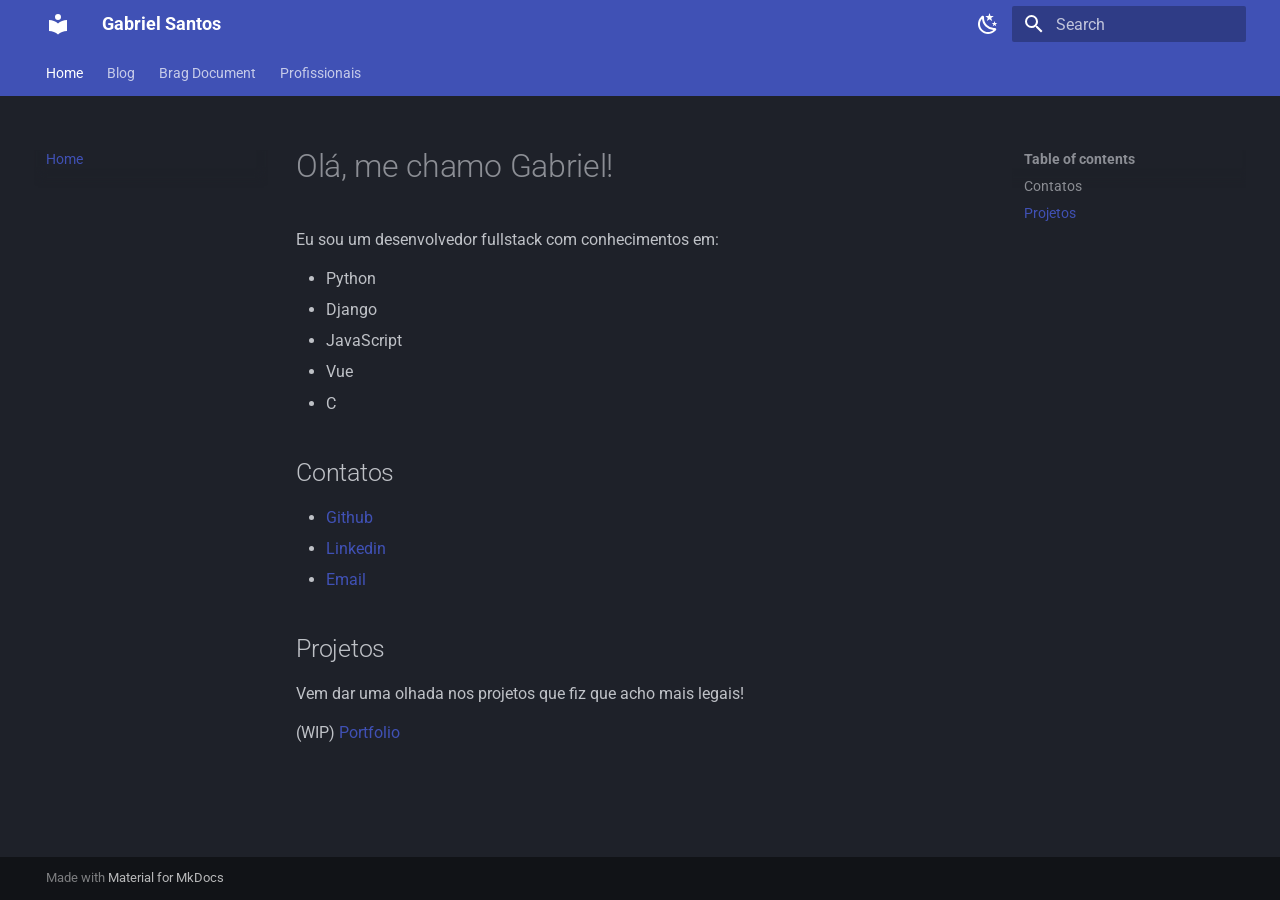
<file: index.html>
<!doctype html>
<html lang="en" class="no-js">
  <head>
    
      <meta charset="utf-8">
      <meta name="viewport" content="width=device-width,initial-scale=1">
      
      
      
        <link rel="canonical" href="https://gabriels999.github.io/mkdocs-resumes/">
      
      
      
        <link rel="next" href="blog/">
      
      
      <link rel="icon" href="img/favicon.ico">
      <meta name="generator" content="mkdocs-1.6.1, mkdocs-material-9.6.16">
    
    
      
        <title>Gabriel Santos</title>
      
    
    
      <link rel="stylesheet" href="assets/stylesheets/main.7e37652d.min.css">
      
        
        <link rel="stylesheet" href="assets/stylesheets/palette.06af60db.min.css">
      
      


    
    
      
    
    
      
        
        
        <link rel="preconnect" href="https://fonts.gstatic.com" crossorigin>
        <link rel="stylesheet" href="https://fonts.googleapis.com/css?family=Roboto:300,300i,400,400i,700,700i%7CRoboto+Mono:400,400i,700,700i&display=fallback">
        <style>:root{--md-text-font:"Roboto";--md-code-font:"Roboto Mono"}</style>
      
    
    
      <link rel="stylesheet" href="stylesheets/extra.css">
    
    <script>__md_scope=new URL(".",location),__md_hash=e=>[...e].reduce(((e,_)=>(e<<5)-e+_.charCodeAt(0)),0),__md_get=(e,_=localStorage,t=__md_scope)=>JSON.parse(_.getItem(t.pathname+"."+e)),__md_set=(e,_,t=localStorage,a=__md_scope)=>{try{t.setItem(a.pathname+"."+e,JSON.stringify(_))}catch(e){}}</script>
    
      

    
    
    
  </head>
  
  
    
    
      
    
    
    
    
    <body dir="ltr" data-md-color-scheme="slate" data-md-color-primary="deep-blue" data-md-color-accent="indigo">
  
    
    <input class="md-toggle" data-md-toggle="drawer" type="checkbox" id="__drawer" autocomplete="off">
    <input class="md-toggle" data-md-toggle="search" type="checkbox" id="__search" autocomplete="off">
    <label class="md-overlay" for="__drawer"></label>
    <div data-md-component="skip">
      
        
        <a href="#ola-me-chamo-gabriel" class="md-skip">
          Skip to content
        </a>
      
    </div>
    <div data-md-component="announce">
      
    </div>
    
    
      

<header class="md-header" data-md-component="header">
  <nav class="md-header__inner md-grid" aria-label="Header">
    <a href="." title="Gabriel Santos" class="md-header__button md-logo" aria-label="Gabriel Santos" data-md-component="logo">
      
  
  <svg xmlns="http://www.w3.org/2000/svg" viewBox="0 0 24 24"><path d="M12 8a3 3 0 0 0 3-3 3 3 0 0 0-3-3 3 3 0 0 0-3 3 3 3 0 0 0 3 3m0 3.54C9.64 9.35 6.5 8 3 8v11c3.5 0 6.64 1.35 9 3.54 2.36-2.19 5.5-3.54 9-3.54V8c-3.5 0-6.64 1.35-9 3.54"/></svg>

    </a>
    <label class="md-header__button md-icon" for="__drawer">
      
      <svg xmlns="http://www.w3.org/2000/svg" viewBox="0 0 24 24"><path d="M3 6h18v2H3zm0 5h18v2H3zm0 5h18v2H3z"/></svg>
    </label>
    <div class="md-header__title" data-md-component="header-title">
      <div class="md-header__ellipsis">
        <div class="md-header__topic">
          <span class="md-ellipsis">
            Gabriel Santos
          </span>
        </div>
        <div class="md-header__topic" data-md-component="header-topic">
          <span class="md-ellipsis">
            
              Home
            
          </span>
        </div>
      </div>
    </div>
    
      
        <form class="md-header__option" data-md-component="palette">
  
    
    
    
    <input class="md-option" data-md-color-media="" data-md-color-scheme="slate" data-md-color-primary="deep-blue" data-md-color-accent="indigo"  aria-label="dark"  type="radio" name="__palette" id="__palette_0">
    
      <label class="md-header__button md-icon" title="dark" for="__palette_1" hidden>
        <svg xmlns="http://www.w3.org/2000/svg" viewBox="0 0 24 24"><path d="m17.75 4.09-2.53 1.94.91 3.06-2.63-1.81-2.63 1.81.91-3.06-2.53-1.94L12.44 4l1.06-3 1.06 3zm3.5 6.91-1.64 1.25.59 1.98-1.7-1.17-1.7 1.17.59-1.98L15.75 11l2.06-.05L18.5 9l.69 1.95zm-2.28 4.95c.83-.08 1.72 1.1 1.19 1.85-.32.45-.66.87-1.08 1.27C15.17 23 8.84 23 4.94 19.07c-3.91-3.9-3.91-10.24 0-14.14.4-.4.82-.76 1.27-1.08.75-.53 1.93.36 1.85 1.19-.27 2.86.69 5.83 2.89 8.02a9.96 9.96 0 0 0 8.02 2.89m-1.64 2.02a12.08 12.08 0 0 1-7.8-3.47c-2.17-2.19-3.33-5-3.49-7.82-2.81 3.14-2.7 7.96.31 10.98 3.02 3.01 7.84 3.12 10.98.31"/></svg>
      </label>
    
  
    
    
    
    <input class="md-option" data-md-color-media="" data-md-color-scheme="default" data-md-color-primary="yellow" data-md-color-accent="indigo"  aria-label="day"  type="radio" name="__palette" id="__palette_1">
    
      <label class="md-header__button md-icon" title="day" for="__palette_0" hidden>
        <svg xmlns="http://www.w3.org/2000/svg" viewBox="0 0 24 24"><path d="M12 7a5 5 0 0 1 5 5 5 5 0 0 1-5 5 5 5 0 0 1-5-5 5 5 0 0 1 5-5m0 2a3 3 0 0 0-3 3 3 3 0 0 0 3 3 3 3 0 0 0 3-3 3 3 0 0 0-3-3m0-7 2.39 3.42C13.65 5.15 12.84 5 12 5s-1.65.15-2.39.42zM3.34 7l4.16-.35A7.2 7.2 0 0 0 5.94 8.5c-.44.74-.69 1.5-.83 2.29zm.02 10 1.76-3.77a7.131 7.131 0 0 0 2.38 4.14zM20.65 7l-1.77 3.79a7.02 7.02 0 0 0-2.38-4.15zm-.01 10-4.14.36c.59-.51 1.12-1.14 1.54-1.86.42-.73.69-1.5.83-2.29zM12 22l-2.41-3.44c.74.27 1.55.44 2.41.44.82 0 1.63-.17 2.37-.44z"/></svg>
      </label>
    
  
</form>
      
    
    
      <script>var palette=__md_get("__palette");if(palette&&palette.color){if("(prefers-color-scheme)"===palette.color.media){var media=matchMedia("(prefers-color-scheme: light)"),input=document.querySelector(media.matches?"[data-md-color-media='(prefers-color-scheme: light)']":"[data-md-color-media='(prefers-color-scheme: dark)']");palette.color.media=input.getAttribute("data-md-color-media"),palette.color.scheme=input.getAttribute("data-md-color-scheme"),palette.color.primary=input.getAttribute("data-md-color-primary"),palette.color.accent=input.getAttribute("data-md-color-accent")}for(var[key,value]of Object.entries(palette.color))document.body.setAttribute("data-md-color-"+key,value)}</script>
    
    
    
      
      
        <label class="md-header__button md-icon" for="__search">
          
          <svg xmlns="http://www.w3.org/2000/svg" viewBox="0 0 24 24"><path d="M9.5 3A6.5 6.5 0 0 1 16 9.5c0 1.61-.59 3.09-1.56 4.23l.27.27h.79l5 5-1.5 1.5-5-5v-.79l-.27-.27A6.52 6.52 0 0 1 9.5 16 6.5 6.5 0 0 1 3 9.5 6.5 6.5 0 0 1 9.5 3m0 2C7 5 5 7 5 9.5S7 14 9.5 14 14 12 14 9.5 12 5 9.5 5"/></svg>
        </label>
        <div class="md-search" data-md-component="search" role="dialog">
  <label class="md-search__overlay" for="__search"></label>
  <div class="md-search__inner" role="search">
    <form class="md-search__form" name="search">
      <input type="text" class="md-search__input" name="query" aria-label="Search" placeholder="Search" autocapitalize="off" autocorrect="off" autocomplete="off" spellcheck="false" data-md-component="search-query" required>
      <label class="md-search__icon md-icon" for="__search">
        
        <svg xmlns="http://www.w3.org/2000/svg" viewBox="0 0 24 24"><path d="M9.5 3A6.5 6.5 0 0 1 16 9.5c0 1.61-.59 3.09-1.56 4.23l.27.27h.79l5 5-1.5 1.5-5-5v-.79l-.27-.27A6.52 6.52 0 0 1 9.5 16 6.5 6.5 0 0 1 3 9.5 6.5 6.5 0 0 1 9.5 3m0 2C7 5 5 7 5 9.5S7 14 9.5 14 14 12 14 9.5 12 5 9.5 5"/></svg>
        
        <svg xmlns="http://www.w3.org/2000/svg" viewBox="0 0 24 24"><path d="M20 11v2H8l5.5 5.5-1.42 1.42L4.16 12l7.92-7.92L13.5 5.5 8 11z"/></svg>
      </label>
      <nav class="md-search__options" aria-label="Search">
        
        <button type="reset" class="md-search__icon md-icon" title="Clear" aria-label="Clear" tabindex="-1">
          
          <svg xmlns="http://www.w3.org/2000/svg" viewBox="0 0 24 24"><path d="M19 6.41 17.59 5 12 10.59 6.41 5 5 6.41 10.59 12 5 17.59 6.41 19 12 13.41 17.59 19 19 17.59 13.41 12z"/></svg>
        </button>
      </nav>
      
    </form>
    <div class="md-search__output">
      <div class="md-search__scrollwrap" tabindex="0" data-md-scrollfix>
        <div class="md-search-result" data-md-component="search-result">
          <div class="md-search-result__meta">
            Initializing search
          </div>
          <ol class="md-search-result__list" role="presentation"></ol>
        </div>
      </div>
    </div>
  </div>
</div>
      
    
    
  </nav>
  
</header>
    
    <div class="md-container" data-md-component="container">
      
      
        
          
            
<nav class="md-tabs" aria-label="Tabs" data-md-component="tabs">
  <div class="md-grid">
    <ul class="md-tabs__list">
      
        
  
  
  
    
  
  
    <li class="md-tabs__item md-tabs__item--active">
      <a href="." class="md-tabs__link">
        
  
  
    
  
  Home

      </a>
    </li>
  

      
        
  
  
  
  
    <li class="md-tabs__item">
      <a href="blog/" class="md-tabs__link">
        
  
  
    
  
  Blog

      </a>
    </li>
  

      
        
  
  
  
  
    <li class="md-tabs__item">
      <a href="brag/" class="md-tabs__link">
        
  
  
    
  
  Brag Document

      </a>
    </li>
  

      
        
  
  
  
  
    <li class="md-tabs__item">
      <a href="skills/" class="md-tabs__link">
        
  
  
    
  
  Profissionais

      </a>
    </li>
  

      
    </ul>
  </div>
</nav>
          
        
      
      <main class="md-main" data-md-component="main">
        <div class="md-main__inner md-grid">
          
            
              
              <div class="md-sidebar md-sidebar--primary" data-md-component="sidebar" data-md-type="navigation" >
                <div class="md-sidebar__scrollwrap">
                  <div class="md-sidebar__inner">
                    


  


<nav class="md-nav md-nav--primary md-nav--lifted" aria-label="Navigation" data-md-level="0">
  <label class="md-nav__title" for="__drawer">
    <a href="." title="Gabriel Santos" class="md-nav__button md-logo" aria-label="Gabriel Santos" data-md-component="logo">
      
  
  <svg xmlns="http://www.w3.org/2000/svg" viewBox="0 0 24 24"><path d="M12 8a3 3 0 0 0 3-3 3 3 0 0 0-3-3 3 3 0 0 0-3 3 3 3 0 0 0 3 3m0 3.54C9.64 9.35 6.5 8 3 8v11c3.5 0 6.64 1.35 9 3.54 2.36-2.19 5.5-3.54 9-3.54V8c-3.5 0-6.64 1.35-9 3.54"/></svg>

    </a>
    Gabriel Santos
  </label>
  
  <ul class="md-nav__list" data-md-scrollfix>
    
      
      
  
  
    
  
  
  
    <li class="md-nav__item md-nav__item--active">
      
      <input class="md-nav__toggle md-toggle" type="checkbox" id="__toc">
      
      
        
      
      
        <label class="md-nav__link md-nav__link--active" for="__toc">
          
  
  
  <span class="md-ellipsis">
    Home
    
  </span>
  

          <span class="md-nav__icon md-icon"></span>
        </label>
      
      <a href="." class="md-nav__link md-nav__link--active">
        
  
  
  <span class="md-ellipsis">
    Home
    
  </span>
  

      </a>
      
        

<nav class="md-nav md-nav--secondary" aria-label="Table of contents">
  
  
  
    
  
  
    <label class="md-nav__title" for="__toc">
      <span class="md-nav__icon md-icon"></span>
      Table of contents
    </label>
    <ul class="md-nav__list" data-md-component="toc" data-md-scrollfix>
      
        <li class="md-nav__item">
  <a href="#contatos" class="md-nav__link">
    <span class="md-ellipsis">
      Contatos
    </span>
  </a>
  
</li>
      
        <li class="md-nav__item">
  <a href="#projetos" class="md-nav__link">
    <span class="md-ellipsis">
      Projetos
    </span>
  </a>
  
</li>
      
    </ul>
  
</nav>
      
    </li>
  

    
      
      
  
  
  
    
  
  
    <li class="md-nav__item">
      <a href="blog/" class="md-nav__link">
        
  
  
  <span class="md-ellipsis">
    Blog
    
  </span>
  

      </a>
    </li>
  

    
      
      
  
  
  
  
    <li class="md-nav__item">
      <a href="brag/" class="md-nav__link">
        
  
  
  <span class="md-ellipsis">
    Brag Document
    
  </span>
  

      </a>
    </li>
  

    
      
      
  
  
  
  
    <li class="md-nav__item">
      <a href="skills/" class="md-nav__link">
        
  
  
  <span class="md-ellipsis">
    Profissionais
    
  </span>
  

      </a>
    </li>
  

    
  </ul>
</nav>
                  </div>
                </div>
              </div>
            
            
              
              <div class="md-sidebar md-sidebar--secondary" data-md-component="sidebar" data-md-type="toc" >
                <div class="md-sidebar__scrollwrap">
                  <div class="md-sidebar__inner">
                    

<nav class="md-nav md-nav--secondary" aria-label="Table of contents">
  
  
  
    
  
  
    <label class="md-nav__title" for="__toc">
      <span class="md-nav__icon md-icon"></span>
      Table of contents
    </label>
    <ul class="md-nav__list" data-md-component="toc" data-md-scrollfix>
      
        <li class="md-nav__item">
  <a href="#contatos" class="md-nav__link">
    <span class="md-ellipsis">
      Contatos
    </span>
  </a>
  
</li>
      
        <li class="md-nav__item">
  <a href="#projetos" class="md-nav__link">
    <span class="md-ellipsis">
      Projetos
    </span>
  </a>
  
</li>
      
    </ul>
  
</nav>
                  </div>
                </div>
              </div>
            
          
          
            <div class="md-content" data-md-component="content">
              <article class="md-content__inner md-typeset">
                
                  



<h1 id="ola-me-chamo-gabriel">Olá, me chamo Gabriel!</h1>
<p>Eu sou um desenvolvedor fullstack com conhecimentos em:</p>
<ul>
<li>Python</li>
<li>Django</li>
<li>JavaScript</li>
<li>Vue</li>
<li>C</li>
</ul>
<h2 id="contatos">Contatos</h2>
<ul>
<li><a href="https://github.com/Gabriels999">Github</a></li>
<li><a href="https://www.linkedin.com/in/gabriel-santos-87aa58227/">Linkedin</a></li>
<li><a href="mailto:gab.tec97@gmail.com">Email</a></li>
</ul>
<h2 id="projetos">Projetos</h2>
<p>Vem dar uma olhada nos projetos que fiz que acho mais legais!</p>
<p>(WIP)
<a href="https://gabrieldevsantos.netlify.app/projects/">Portfolio</a></p>












                
              </article>
            </div>
          
          
<script>var target=document.getElementById(location.hash.slice(1));target&&target.name&&(target.checked=target.name.startsWith("__tabbed_"))</script>
        </div>
        
      </main>
      
        <footer class="md-footer">
  
  <div class="md-footer-meta md-typeset">
    <div class="md-footer-meta__inner md-grid">
      <div class="md-copyright">
  
  
    Made with
    <a href="https://squidfunk.github.io/mkdocs-material/" target="_blank" rel="noopener">
      Material for MkDocs
    </a>
  
</div>
      
    </div>
  </div>
</footer>
      
    </div>
    <div class="md-dialog" data-md-component="dialog">
      <div class="md-dialog__inner md-typeset"></div>
    </div>
    
    
    
      
      <script id="__config" type="application/json">{"base": ".", "features": ["navigation.tabs"], "search": "assets/javascripts/workers/search.d50fe291.min.js", "tags": null, "translations": {"clipboard.copied": "Copied to clipboard", "clipboard.copy": "Copy to clipboard", "search.result.more.one": "1 more on this page", "search.result.more.other": "# more on this page", "search.result.none": "No matching documents", "search.result.one": "1 matching document", "search.result.other": "# matching documents", "search.result.placeholder": "Type to start searching", "search.result.term.missing": "Missing", "select.version": "Select version"}, "version": null}</script>
    
    
      <script src="assets/javascripts/bundle.50899def.min.js"></script>
      
    
  </body>
</html>
</file>
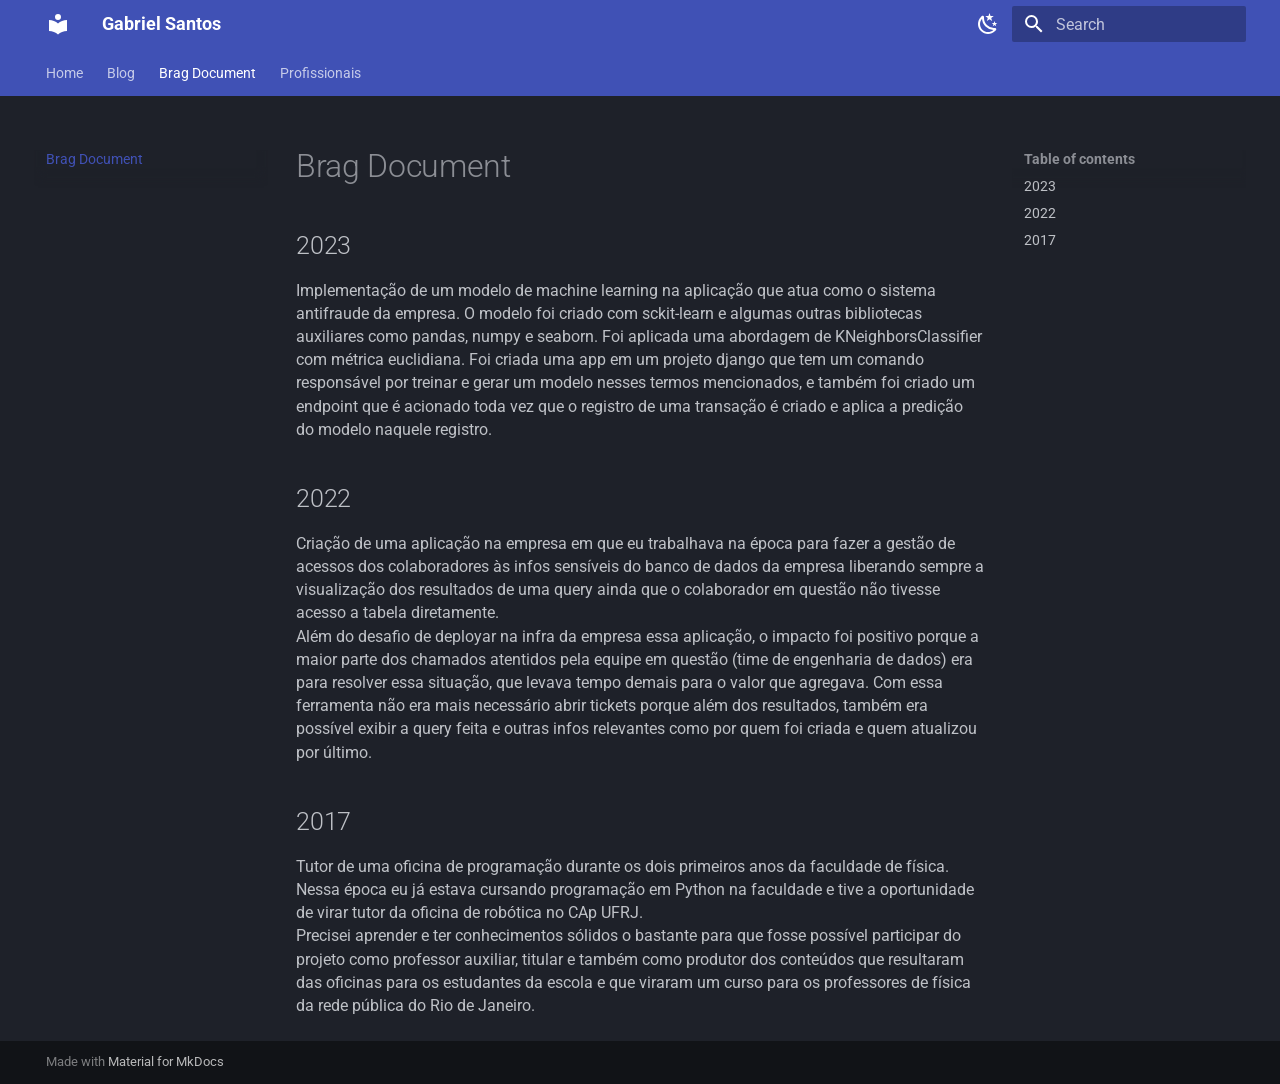
<file: brag/index.html>
<!doctype html>
<html lang="en" class="no-js">
  <head>
    
      <meta charset="utf-8">
      <meta name="viewport" content="width=device-width,initial-scale=1">
      
      
      
        <link rel="canonical" href="https://gabriels999.github.io/mkdocs-resumes/brag/">
      
      
        <link rel="prev" href="../blog/">
      
      
        <link rel="next" href="../skills/">
      
      
      <link rel="icon" href="../img/favicon.ico">
      <meta name="generator" content="mkdocs-1.6.1, mkdocs-material-9.6.16">
    
    
      
        <title>Brag Document - Gabriel Santos</title>
      
    
    
      <link rel="stylesheet" href="../assets/stylesheets/main.7e37652d.min.css">
      
        
        <link rel="stylesheet" href="../assets/stylesheets/palette.06af60db.min.css">
      
      


    
    
      
    
    
      
        
        
        <link rel="preconnect" href="https://fonts.gstatic.com" crossorigin>
        <link rel="stylesheet" href="https://fonts.googleapis.com/css?family=Roboto:300,300i,400,400i,700,700i%7CRoboto+Mono:400,400i,700,700i&display=fallback">
        <style>:root{--md-text-font:"Roboto";--md-code-font:"Roboto Mono"}</style>
      
    
    
      <link rel="stylesheet" href="../stylesheets/extra.css">
    
    <script>__md_scope=new URL("..",location),__md_hash=e=>[...e].reduce(((e,_)=>(e<<5)-e+_.charCodeAt(0)),0),__md_get=(e,_=localStorage,t=__md_scope)=>JSON.parse(_.getItem(t.pathname+"."+e)),__md_set=(e,_,t=localStorage,a=__md_scope)=>{try{t.setItem(a.pathname+"."+e,JSON.stringify(_))}catch(e){}}</script>
    
      

    
    
    
  </head>
  
  
    
    
      
    
    
    
    
    <body dir="ltr" data-md-color-scheme="slate" data-md-color-primary="deep-blue" data-md-color-accent="indigo">
  
    
    <input class="md-toggle" data-md-toggle="drawer" type="checkbox" id="__drawer" autocomplete="off">
    <input class="md-toggle" data-md-toggle="search" type="checkbox" id="__search" autocomplete="off">
    <label class="md-overlay" for="__drawer"></label>
    <div data-md-component="skip">
      
        
        <a href="#2023" class="md-skip">
          Skip to content
        </a>
      
    </div>
    <div data-md-component="announce">
      
    </div>
    
    
      

<header class="md-header" data-md-component="header">
  <nav class="md-header__inner md-grid" aria-label="Header">
    <a href=".." title="Gabriel Santos" class="md-header__button md-logo" aria-label="Gabriel Santos" data-md-component="logo">
      
  
  <svg xmlns="http://www.w3.org/2000/svg" viewBox="0 0 24 24"><path d="M12 8a3 3 0 0 0 3-3 3 3 0 0 0-3-3 3 3 0 0 0-3 3 3 3 0 0 0 3 3m0 3.54C9.64 9.35 6.5 8 3 8v11c3.5 0 6.64 1.35 9 3.54 2.36-2.19 5.5-3.54 9-3.54V8c-3.5 0-6.64 1.35-9 3.54"/></svg>

    </a>
    <label class="md-header__button md-icon" for="__drawer">
      
      <svg xmlns="http://www.w3.org/2000/svg" viewBox="0 0 24 24"><path d="M3 6h18v2H3zm0 5h18v2H3zm0 5h18v2H3z"/></svg>
    </label>
    <div class="md-header__title" data-md-component="header-title">
      <div class="md-header__ellipsis">
        <div class="md-header__topic">
          <span class="md-ellipsis">
            Gabriel Santos
          </span>
        </div>
        <div class="md-header__topic" data-md-component="header-topic">
          <span class="md-ellipsis">
            
              Brag Document
            
          </span>
        </div>
      </div>
    </div>
    
      
        <form class="md-header__option" data-md-component="palette">
  
    
    
    
    <input class="md-option" data-md-color-media="" data-md-color-scheme="slate" data-md-color-primary="deep-blue" data-md-color-accent="indigo"  aria-label="dark"  type="radio" name="__palette" id="__palette_0">
    
      <label class="md-header__button md-icon" title="dark" for="__palette_1" hidden>
        <svg xmlns="http://www.w3.org/2000/svg" viewBox="0 0 24 24"><path d="m17.75 4.09-2.53 1.94.91 3.06-2.63-1.81-2.63 1.81.91-3.06-2.53-1.94L12.44 4l1.06-3 1.06 3zm3.5 6.91-1.64 1.25.59 1.98-1.7-1.17-1.7 1.17.59-1.98L15.75 11l2.06-.05L18.5 9l.69 1.95zm-2.28 4.95c.83-.08 1.72 1.1 1.19 1.85-.32.45-.66.87-1.08 1.27C15.17 23 8.84 23 4.94 19.07c-3.91-3.9-3.91-10.24 0-14.14.4-.4.82-.76 1.27-1.08.75-.53 1.93.36 1.85 1.19-.27 2.86.69 5.83 2.89 8.02a9.96 9.96 0 0 0 8.02 2.89m-1.64 2.02a12.08 12.08 0 0 1-7.8-3.47c-2.17-2.19-3.33-5-3.49-7.82-2.81 3.14-2.7 7.96.31 10.98 3.02 3.01 7.84 3.12 10.98.31"/></svg>
      </label>
    
  
    
    
    
    <input class="md-option" data-md-color-media="" data-md-color-scheme="default" data-md-color-primary="yellow" data-md-color-accent="indigo"  aria-label="day"  type="radio" name="__palette" id="__palette_1">
    
      <label class="md-header__button md-icon" title="day" for="__palette_0" hidden>
        <svg xmlns="http://www.w3.org/2000/svg" viewBox="0 0 24 24"><path d="M12 7a5 5 0 0 1 5 5 5 5 0 0 1-5 5 5 5 0 0 1-5-5 5 5 0 0 1 5-5m0 2a3 3 0 0 0-3 3 3 3 0 0 0 3 3 3 3 0 0 0 3-3 3 3 0 0 0-3-3m0-7 2.39 3.42C13.65 5.15 12.84 5 12 5s-1.65.15-2.39.42zM3.34 7l4.16-.35A7.2 7.2 0 0 0 5.94 8.5c-.44.74-.69 1.5-.83 2.29zm.02 10 1.76-3.77a7.131 7.131 0 0 0 2.38 4.14zM20.65 7l-1.77 3.79a7.02 7.02 0 0 0-2.38-4.15zm-.01 10-4.14.36c.59-.51 1.12-1.14 1.54-1.86.42-.73.69-1.5.83-2.29zM12 22l-2.41-3.44c.74.27 1.55.44 2.41.44.82 0 1.63-.17 2.37-.44z"/></svg>
      </label>
    
  
</form>
      
    
    
      <script>var palette=__md_get("__palette");if(palette&&palette.color){if("(prefers-color-scheme)"===palette.color.media){var media=matchMedia("(prefers-color-scheme: light)"),input=document.querySelector(media.matches?"[data-md-color-media='(prefers-color-scheme: light)']":"[data-md-color-media='(prefers-color-scheme: dark)']");palette.color.media=input.getAttribute("data-md-color-media"),palette.color.scheme=input.getAttribute("data-md-color-scheme"),palette.color.primary=input.getAttribute("data-md-color-primary"),palette.color.accent=input.getAttribute("data-md-color-accent")}for(var[key,value]of Object.entries(palette.color))document.body.setAttribute("data-md-color-"+key,value)}</script>
    
    
    
      
      
        <label class="md-header__button md-icon" for="__search">
          
          <svg xmlns="http://www.w3.org/2000/svg" viewBox="0 0 24 24"><path d="M9.5 3A6.5 6.5 0 0 1 16 9.5c0 1.61-.59 3.09-1.56 4.23l.27.27h.79l5 5-1.5 1.5-5-5v-.79l-.27-.27A6.52 6.52 0 0 1 9.5 16 6.5 6.5 0 0 1 3 9.5 6.5 6.5 0 0 1 9.5 3m0 2C7 5 5 7 5 9.5S7 14 9.5 14 14 12 14 9.5 12 5 9.5 5"/></svg>
        </label>
        <div class="md-search" data-md-component="search" role="dialog">
  <label class="md-search__overlay" for="__search"></label>
  <div class="md-search__inner" role="search">
    <form class="md-search__form" name="search">
      <input type="text" class="md-search__input" name="query" aria-label="Search" placeholder="Search" autocapitalize="off" autocorrect="off" autocomplete="off" spellcheck="false" data-md-component="search-query" required>
      <label class="md-search__icon md-icon" for="__search">
        
        <svg xmlns="http://www.w3.org/2000/svg" viewBox="0 0 24 24"><path d="M9.5 3A6.5 6.5 0 0 1 16 9.5c0 1.61-.59 3.09-1.56 4.23l.27.27h.79l5 5-1.5 1.5-5-5v-.79l-.27-.27A6.52 6.52 0 0 1 9.5 16 6.5 6.5 0 0 1 3 9.5 6.5 6.5 0 0 1 9.5 3m0 2C7 5 5 7 5 9.5S7 14 9.5 14 14 12 14 9.5 12 5 9.5 5"/></svg>
        
        <svg xmlns="http://www.w3.org/2000/svg" viewBox="0 0 24 24"><path d="M20 11v2H8l5.5 5.5-1.42 1.42L4.16 12l7.92-7.92L13.5 5.5 8 11z"/></svg>
      </label>
      <nav class="md-search__options" aria-label="Search">
        
        <button type="reset" class="md-search__icon md-icon" title="Clear" aria-label="Clear" tabindex="-1">
          
          <svg xmlns="http://www.w3.org/2000/svg" viewBox="0 0 24 24"><path d="M19 6.41 17.59 5 12 10.59 6.41 5 5 6.41 10.59 12 5 17.59 6.41 19 12 13.41 17.59 19 19 17.59 13.41 12z"/></svg>
        </button>
      </nav>
      
    </form>
    <div class="md-search__output">
      <div class="md-search__scrollwrap" tabindex="0" data-md-scrollfix>
        <div class="md-search-result" data-md-component="search-result">
          <div class="md-search-result__meta">
            Initializing search
          </div>
          <ol class="md-search-result__list" role="presentation"></ol>
        </div>
      </div>
    </div>
  </div>
</div>
      
    
    
  </nav>
  
</header>
    
    <div class="md-container" data-md-component="container">
      
      
        
          
            
<nav class="md-tabs" aria-label="Tabs" data-md-component="tabs">
  <div class="md-grid">
    <ul class="md-tabs__list">
      
        
  
  
  
  
    <li class="md-tabs__item">
      <a href=".." class="md-tabs__link">
        
  
  
    
  
  Home

      </a>
    </li>
  

      
        
  
  
  
  
    <li class="md-tabs__item">
      <a href="../blog/" class="md-tabs__link">
        
  
  
    
  
  Blog

      </a>
    </li>
  

      
        
  
  
  
    
  
  
    <li class="md-tabs__item md-tabs__item--active">
      <a href="./" class="md-tabs__link">
        
  
  
    
  
  Brag Document

      </a>
    </li>
  

      
        
  
  
  
  
    <li class="md-tabs__item">
      <a href="../skills/" class="md-tabs__link">
        
  
  
    
  
  Profissionais

      </a>
    </li>
  

      
    </ul>
  </div>
</nav>
          
        
      
      <main class="md-main" data-md-component="main">
        <div class="md-main__inner md-grid">
          
            
              
              <div class="md-sidebar md-sidebar--primary" data-md-component="sidebar" data-md-type="navigation" >
                <div class="md-sidebar__scrollwrap">
                  <div class="md-sidebar__inner">
                    


  


<nav class="md-nav md-nav--primary md-nav--lifted" aria-label="Navigation" data-md-level="0">
  <label class="md-nav__title" for="__drawer">
    <a href=".." title="Gabriel Santos" class="md-nav__button md-logo" aria-label="Gabriel Santos" data-md-component="logo">
      
  
  <svg xmlns="http://www.w3.org/2000/svg" viewBox="0 0 24 24"><path d="M12 8a3 3 0 0 0 3-3 3 3 0 0 0-3-3 3 3 0 0 0-3 3 3 3 0 0 0 3 3m0 3.54C9.64 9.35 6.5 8 3 8v11c3.5 0 6.64 1.35 9 3.54 2.36-2.19 5.5-3.54 9-3.54V8c-3.5 0-6.64 1.35-9 3.54"/></svg>

    </a>
    Gabriel Santos
  </label>
  
  <ul class="md-nav__list" data-md-scrollfix>
    
      
      
  
  
  
  
    <li class="md-nav__item">
      <a href=".." class="md-nav__link">
        
  
  
  <span class="md-ellipsis">
    Home
    
  </span>
  

      </a>
    </li>
  

    
      
      
  
  
  
    
  
  
    <li class="md-nav__item">
      <a href="../blog/" class="md-nav__link">
        
  
  
  <span class="md-ellipsis">
    Blog
    
  </span>
  

      </a>
    </li>
  

    
      
      
  
  
    
  
  
  
    <li class="md-nav__item md-nav__item--active">
      
      <input class="md-nav__toggle md-toggle" type="checkbox" id="__toc">
      
      
      
        <label class="md-nav__link md-nav__link--active" for="__toc">
          
  
  
  <span class="md-ellipsis">
    Brag Document
    
  </span>
  

          <span class="md-nav__icon md-icon"></span>
        </label>
      
      <a href="./" class="md-nav__link md-nav__link--active">
        
  
  
  <span class="md-ellipsis">
    Brag Document
    
  </span>
  

      </a>
      
        

<nav class="md-nav md-nav--secondary" aria-label="Table of contents">
  
  
  
  
    <label class="md-nav__title" for="__toc">
      <span class="md-nav__icon md-icon"></span>
      Table of contents
    </label>
    <ul class="md-nav__list" data-md-component="toc" data-md-scrollfix>
      
        <li class="md-nav__item">
  <a href="#2023" class="md-nav__link">
    <span class="md-ellipsis">
      2023
    </span>
  </a>
  
</li>
      
        <li class="md-nav__item">
  <a href="#2022" class="md-nav__link">
    <span class="md-ellipsis">
      2022
    </span>
  </a>
  
</li>
      
        <li class="md-nav__item">
  <a href="#2017" class="md-nav__link">
    <span class="md-ellipsis">
      2017
    </span>
  </a>
  
</li>
      
    </ul>
  
</nav>
      
    </li>
  

    
      
      
  
  
  
  
    <li class="md-nav__item">
      <a href="../skills/" class="md-nav__link">
        
  
  
  <span class="md-ellipsis">
    Profissionais
    
  </span>
  

      </a>
    </li>
  

    
  </ul>
</nav>
                  </div>
                </div>
              </div>
            
            
              
              <div class="md-sidebar md-sidebar--secondary" data-md-component="sidebar" data-md-type="toc" >
                <div class="md-sidebar__scrollwrap">
                  <div class="md-sidebar__inner">
                    

<nav class="md-nav md-nav--secondary" aria-label="Table of contents">
  
  
  
  
    <label class="md-nav__title" for="__toc">
      <span class="md-nav__icon md-icon"></span>
      Table of contents
    </label>
    <ul class="md-nav__list" data-md-component="toc" data-md-scrollfix>
      
        <li class="md-nav__item">
  <a href="#2023" class="md-nav__link">
    <span class="md-ellipsis">
      2023
    </span>
  </a>
  
</li>
      
        <li class="md-nav__item">
  <a href="#2022" class="md-nav__link">
    <span class="md-ellipsis">
      2022
    </span>
  </a>
  
</li>
      
        <li class="md-nav__item">
  <a href="#2017" class="md-nav__link">
    <span class="md-ellipsis">
      2017
    </span>
  </a>
  
</li>
      
    </ul>
  
</nav>
                  </div>
                </div>
              </div>
            
          
          
            <div class="md-content" data-md-component="content">
              <article class="md-content__inner md-typeset">
                
                  



  <h1>Brag Document</h1>

<h2 id="2023">2023</h2>
<p>Implementação de um modelo de machine learning na aplicação que atua como o sistema antifraude da empresa. O modelo foi criado com sckit-learn e algumas outras bibliotecas auxiliares como pandas, numpy e seaborn. Foi aplicada uma abordagem de KNeighborsClassifier com métrica euclidiana. Foi criada uma app em um projeto django que tem um comando responsável por treinar e gerar um modelo nesses termos mencionados, e também foi criado um endpoint que é acionado toda vez que o registro de uma transação é criado e aplica a predição do modelo naquele registro.</p>
<h2 id="2022">2022</h2>
<p>Criação de uma aplicação na empresa em que eu trabalhava na época para fazer a gestão de acessos dos colaboradores às infos sensíveis do banco de dados da empresa liberando sempre a visualização dos resultados de uma query ainda que o colaborador em questão não tivesse acesso a tabela diretamente.
<br>
Além do desafio de deployar na infra da empresa essa aplicação, o impacto foi positivo porque a maior parte dos chamados atentidos pela equipe em questão (time de engenharia de dados) era para resolver essa situação, que levava tempo demais para o valor que agregava. Com essa ferramenta não era mais necessário abrir tickets porque além dos resultados, também era possível exibir a query feita e outras infos relevantes como por quem foi criada e quem atualizou por último.</p>
<h2 id="2017">2017</h2>
<p>Tutor de uma oficina de programação durante os dois primeiros anos da faculdade de física. Nessa época eu já estava cursando programação em Python na faculdade e tive a oportunidade de virar tutor da oficina de robótica no CAp UFRJ.
<br>
Precisei aprender e ter conhecimentos sólidos o bastante para que fosse possível participar do projeto como professor auxiliar, titular e também como produtor dos conteúdos que resultaram das oficinas para os estudantes da escola e que viraram um curso para os professores de física da rede pública do Rio de Janeiro. </p>












                
              </article>
            </div>
          
          
<script>var target=document.getElementById(location.hash.slice(1));target&&target.name&&(target.checked=target.name.startsWith("__tabbed_"))</script>
        </div>
        
      </main>
      
        <footer class="md-footer">
  
  <div class="md-footer-meta md-typeset">
    <div class="md-footer-meta__inner md-grid">
      <div class="md-copyright">
  
  
    Made with
    <a href="https://squidfunk.github.io/mkdocs-material/" target="_blank" rel="noopener">
      Material for MkDocs
    </a>
  
</div>
      
    </div>
  </div>
</footer>
      
    </div>
    <div class="md-dialog" data-md-component="dialog">
      <div class="md-dialog__inner md-typeset"></div>
    </div>
    
    
    
      
      <script id="__config" type="application/json">{"base": "..", "features": ["navigation.tabs"], "search": "../assets/javascripts/workers/search.d50fe291.min.js", "tags": null, "translations": {"clipboard.copied": "Copied to clipboard", "clipboard.copy": "Copy to clipboard", "search.result.more.one": "1 more on this page", "search.result.more.other": "# more on this page", "search.result.none": "No matching documents", "search.result.one": "1 matching document", "search.result.other": "# matching documents", "search.result.placeholder": "Type to start searching", "search.result.term.missing": "Missing", "select.version": "Select version"}, "version": null}</script>
    
    
      <script src="../assets/javascripts/bundle.50899def.min.js"></script>
      
    
  </body>
</html>
</file>
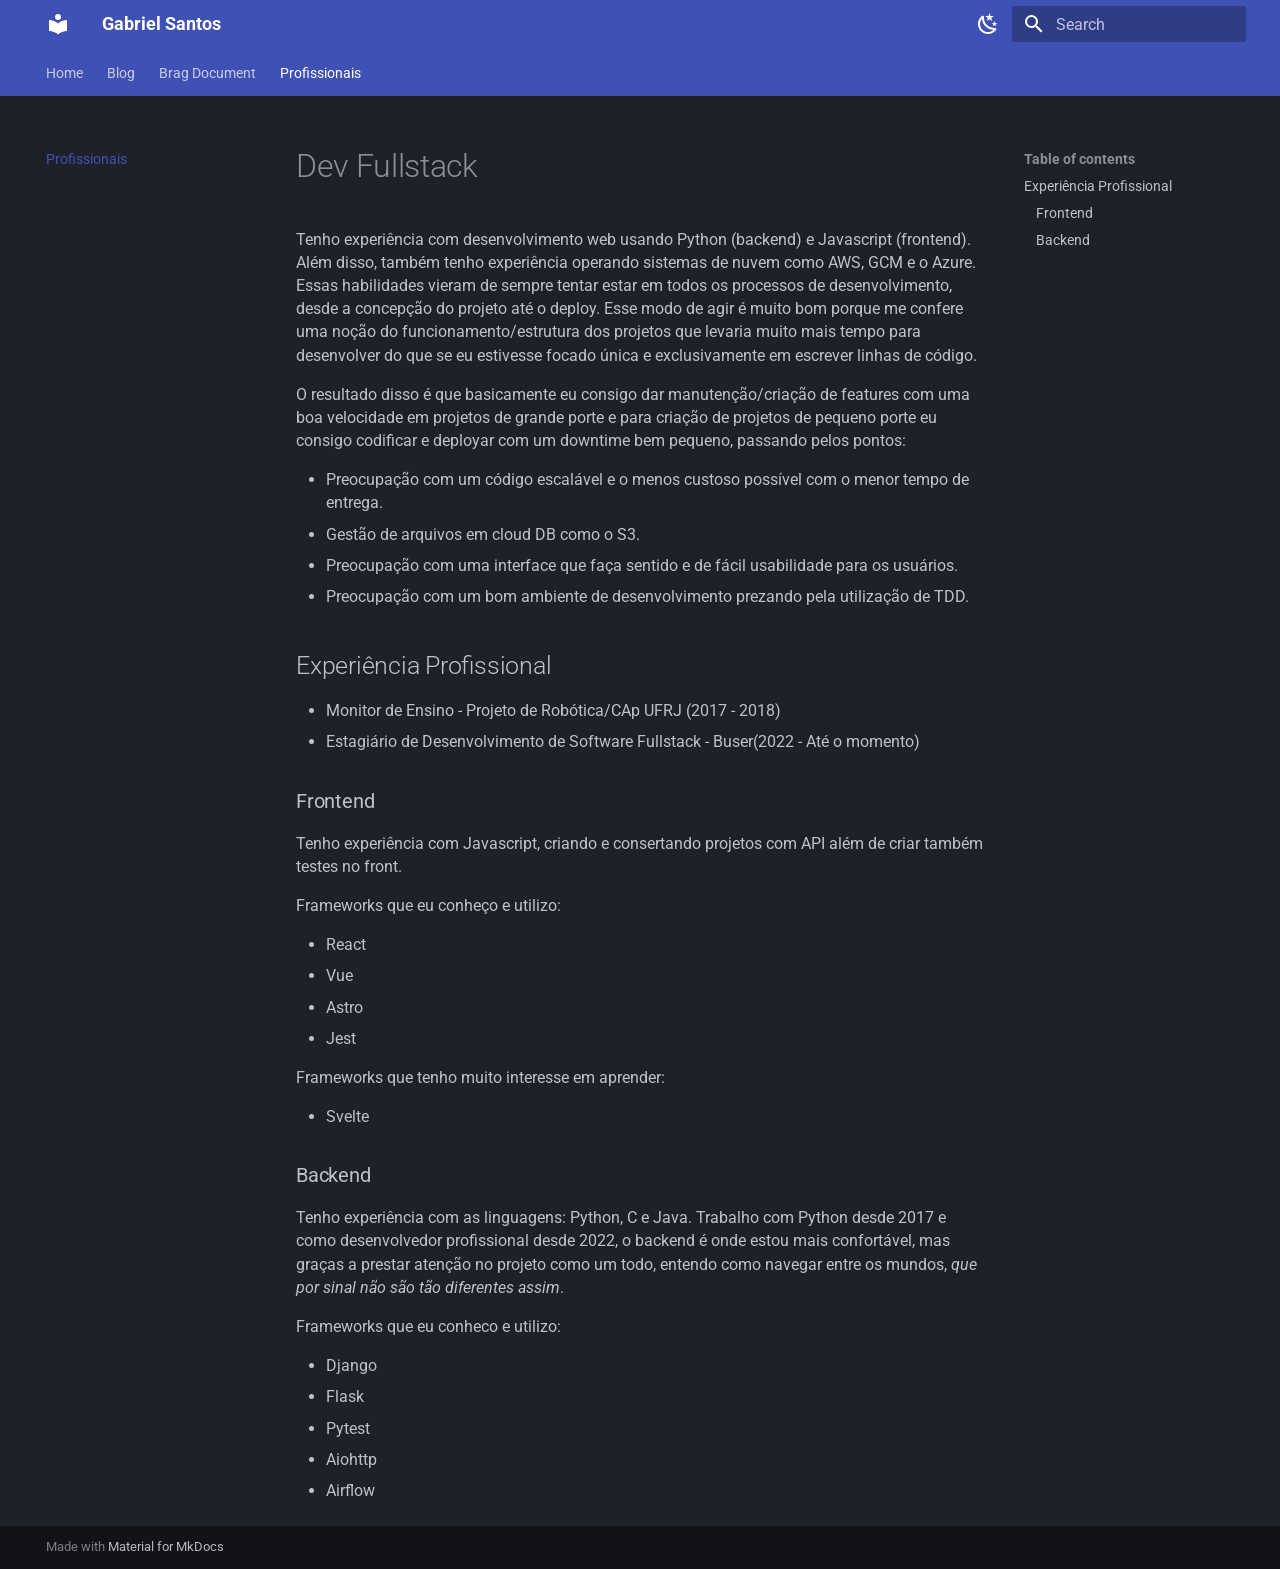
<file: skills/index.html>
<!doctype html>
<html lang="en" class="no-js">
  <head>
    
      <meta charset="utf-8">
      <meta name="viewport" content="width=device-width,initial-scale=1">
      
      
      
        <link rel="canonical" href="https://gabriels999.github.io/mkdocs-resumes/skills/">
      
      
        <link rel="prev" href="../brag/">
      
      
      
      <link rel="icon" href="../img/favicon.ico">
      <meta name="generator" content="mkdocs-1.6.1, mkdocs-material-9.6.16">
    
    
      
        <title>Profissionais - Gabriel Santos</title>
      
    
    
      <link rel="stylesheet" href="../assets/stylesheets/main.7e37652d.min.css">
      
        
        <link rel="stylesheet" href="../assets/stylesheets/palette.06af60db.min.css">
      
      


    
    
      
    
    
      
        
        
        <link rel="preconnect" href="https://fonts.gstatic.com" crossorigin>
        <link rel="stylesheet" href="https://fonts.googleapis.com/css?family=Roboto:300,300i,400,400i,700,700i%7CRoboto+Mono:400,400i,700,700i&display=fallback">
        <style>:root{--md-text-font:"Roboto";--md-code-font:"Roboto Mono"}</style>
      
    
    
      <link rel="stylesheet" href="../stylesheets/extra.css">
    
    <script>__md_scope=new URL("..",location),__md_hash=e=>[...e].reduce(((e,_)=>(e<<5)-e+_.charCodeAt(0)),0),__md_get=(e,_=localStorage,t=__md_scope)=>JSON.parse(_.getItem(t.pathname+"."+e)),__md_set=(e,_,t=localStorage,a=__md_scope)=>{try{t.setItem(a.pathname+"."+e,JSON.stringify(_))}catch(e){}}</script>
    
      

    
    
    
  </head>
  
  
    
    
      
    
    
    
    
    <body dir="ltr" data-md-color-scheme="slate" data-md-color-primary="deep-blue" data-md-color-accent="indigo">
  
    
    <input class="md-toggle" data-md-toggle="drawer" type="checkbox" id="__drawer" autocomplete="off">
    <input class="md-toggle" data-md-toggle="search" type="checkbox" id="__search" autocomplete="off">
    <label class="md-overlay" for="__drawer"></label>
    <div data-md-component="skip">
      
        
        <a href="#dev-fullstack" class="md-skip">
          Skip to content
        </a>
      
    </div>
    <div data-md-component="announce">
      
    </div>
    
    
      

<header class="md-header" data-md-component="header">
  <nav class="md-header__inner md-grid" aria-label="Header">
    <a href=".." title="Gabriel Santos" class="md-header__button md-logo" aria-label="Gabriel Santos" data-md-component="logo">
      
  
  <svg xmlns="http://www.w3.org/2000/svg" viewBox="0 0 24 24"><path d="M12 8a3 3 0 0 0 3-3 3 3 0 0 0-3-3 3 3 0 0 0-3 3 3 3 0 0 0 3 3m0 3.54C9.64 9.35 6.5 8 3 8v11c3.5 0 6.64 1.35 9 3.54 2.36-2.19 5.5-3.54 9-3.54V8c-3.5 0-6.64 1.35-9 3.54"/></svg>

    </a>
    <label class="md-header__button md-icon" for="__drawer">
      
      <svg xmlns="http://www.w3.org/2000/svg" viewBox="0 0 24 24"><path d="M3 6h18v2H3zm0 5h18v2H3zm0 5h18v2H3z"/></svg>
    </label>
    <div class="md-header__title" data-md-component="header-title">
      <div class="md-header__ellipsis">
        <div class="md-header__topic">
          <span class="md-ellipsis">
            Gabriel Santos
          </span>
        </div>
        <div class="md-header__topic" data-md-component="header-topic">
          <span class="md-ellipsis">
            
              Profissionais
            
          </span>
        </div>
      </div>
    </div>
    
      
        <form class="md-header__option" data-md-component="palette">
  
    
    
    
    <input class="md-option" data-md-color-media="" data-md-color-scheme="slate" data-md-color-primary="deep-blue" data-md-color-accent="indigo"  aria-label="dark"  type="radio" name="__palette" id="__palette_0">
    
      <label class="md-header__button md-icon" title="dark" for="__palette_1" hidden>
        <svg xmlns="http://www.w3.org/2000/svg" viewBox="0 0 24 24"><path d="m17.75 4.09-2.53 1.94.91 3.06-2.63-1.81-2.63 1.81.91-3.06-2.53-1.94L12.44 4l1.06-3 1.06 3zm3.5 6.91-1.64 1.25.59 1.98-1.7-1.17-1.7 1.17.59-1.98L15.75 11l2.06-.05L18.5 9l.69 1.95zm-2.28 4.95c.83-.08 1.72 1.1 1.19 1.85-.32.45-.66.87-1.08 1.27C15.17 23 8.84 23 4.94 19.07c-3.91-3.9-3.91-10.24 0-14.14.4-.4.82-.76 1.27-1.08.75-.53 1.93.36 1.85 1.19-.27 2.86.69 5.83 2.89 8.02a9.96 9.96 0 0 0 8.02 2.89m-1.64 2.02a12.08 12.08 0 0 1-7.8-3.47c-2.17-2.19-3.33-5-3.49-7.82-2.81 3.14-2.7 7.96.31 10.98 3.02 3.01 7.84 3.12 10.98.31"/></svg>
      </label>
    
  
    
    
    
    <input class="md-option" data-md-color-media="" data-md-color-scheme="default" data-md-color-primary="yellow" data-md-color-accent="indigo"  aria-label="day"  type="radio" name="__palette" id="__palette_1">
    
      <label class="md-header__button md-icon" title="day" for="__palette_0" hidden>
        <svg xmlns="http://www.w3.org/2000/svg" viewBox="0 0 24 24"><path d="M12 7a5 5 0 0 1 5 5 5 5 0 0 1-5 5 5 5 0 0 1-5-5 5 5 0 0 1 5-5m0 2a3 3 0 0 0-3 3 3 3 0 0 0 3 3 3 3 0 0 0 3-3 3 3 0 0 0-3-3m0-7 2.39 3.42C13.65 5.15 12.84 5 12 5s-1.65.15-2.39.42zM3.34 7l4.16-.35A7.2 7.2 0 0 0 5.94 8.5c-.44.74-.69 1.5-.83 2.29zm.02 10 1.76-3.77a7.131 7.131 0 0 0 2.38 4.14zM20.65 7l-1.77 3.79a7.02 7.02 0 0 0-2.38-4.15zm-.01 10-4.14.36c.59-.51 1.12-1.14 1.54-1.86.42-.73.69-1.5.83-2.29zM12 22l-2.41-3.44c.74.27 1.55.44 2.41.44.82 0 1.63-.17 2.37-.44z"/></svg>
      </label>
    
  
</form>
      
    
    
      <script>var palette=__md_get("__palette");if(palette&&palette.color){if("(prefers-color-scheme)"===palette.color.media){var media=matchMedia("(prefers-color-scheme: light)"),input=document.querySelector(media.matches?"[data-md-color-media='(prefers-color-scheme: light)']":"[data-md-color-media='(prefers-color-scheme: dark)']");palette.color.media=input.getAttribute("data-md-color-media"),palette.color.scheme=input.getAttribute("data-md-color-scheme"),palette.color.primary=input.getAttribute("data-md-color-primary"),palette.color.accent=input.getAttribute("data-md-color-accent")}for(var[key,value]of Object.entries(palette.color))document.body.setAttribute("data-md-color-"+key,value)}</script>
    
    
    
      
      
        <label class="md-header__button md-icon" for="__search">
          
          <svg xmlns="http://www.w3.org/2000/svg" viewBox="0 0 24 24"><path d="M9.5 3A6.5 6.5 0 0 1 16 9.5c0 1.61-.59 3.09-1.56 4.23l.27.27h.79l5 5-1.5 1.5-5-5v-.79l-.27-.27A6.52 6.52 0 0 1 9.5 16 6.5 6.5 0 0 1 3 9.5 6.5 6.5 0 0 1 9.5 3m0 2C7 5 5 7 5 9.5S7 14 9.5 14 14 12 14 9.5 12 5 9.5 5"/></svg>
        </label>
        <div class="md-search" data-md-component="search" role="dialog">
  <label class="md-search__overlay" for="__search"></label>
  <div class="md-search__inner" role="search">
    <form class="md-search__form" name="search">
      <input type="text" class="md-search__input" name="query" aria-label="Search" placeholder="Search" autocapitalize="off" autocorrect="off" autocomplete="off" spellcheck="false" data-md-component="search-query" required>
      <label class="md-search__icon md-icon" for="__search">
        
        <svg xmlns="http://www.w3.org/2000/svg" viewBox="0 0 24 24"><path d="M9.5 3A6.5 6.5 0 0 1 16 9.5c0 1.61-.59 3.09-1.56 4.23l.27.27h.79l5 5-1.5 1.5-5-5v-.79l-.27-.27A6.52 6.52 0 0 1 9.5 16 6.5 6.5 0 0 1 3 9.5 6.5 6.5 0 0 1 9.5 3m0 2C7 5 5 7 5 9.5S7 14 9.5 14 14 12 14 9.5 12 5 9.5 5"/></svg>
        
        <svg xmlns="http://www.w3.org/2000/svg" viewBox="0 0 24 24"><path d="M20 11v2H8l5.5 5.5-1.42 1.42L4.16 12l7.92-7.92L13.5 5.5 8 11z"/></svg>
      </label>
      <nav class="md-search__options" aria-label="Search">
        
        <button type="reset" class="md-search__icon md-icon" title="Clear" aria-label="Clear" tabindex="-1">
          
          <svg xmlns="http://www.w3.org/2000/svg" viewBox="0 0 24 24"><path d="M19 6.41 17.59 5 12 10.59 6.41 5 5 6.41 10.59 12 5 17.59 6.41 19 12 13.41 17.59 19 19 17.59 13.41 12z"/></svg>
        </button>
      </nav>
      
    </form>
    <div class="md-search__output">
      <div class="md-search__scrollwrap" tabindex="0" data-md-scrollfix>
        <div class="md-search-result" data-md-component="search-result">
          <div class="md-search-result__meta">
            Initializing search
          </div>
          <ol class="md-search-result__list" role="presentation"></ol>
        </div>
      </div>
    </div>
  </div>
</div>
      
    
    
  </nav>
  
</header>
    
    <div class="md-container" data-md-component="container">
      
      
        
          
            
<nav class="md-tabs" aria-label="Tabs" data-md-component="tabs">
  <div class="md-grid">
    <ul class="md-tabs__list">
      
        
  
  
  
  
    <li class="md-tabs__item">
      <a href=".." class="md-tabs__link">
        
  
  
    
  
  Home

      </a>
    </li>
  

      
        
  
  
  
  
    <li class="md-tabs__item">
      <a href="../blog/" class="md-tabs__link">
        
  
  
    
  
  Blog

      </a>
    </li>
  

      
        
  
  
  
  
    <li class="md-tabs__item">
      <a href="../brag/" class="md-tabs__link">
        
  
  
    
  
  Brag Document

      </a>
    </li>
  

      
        
  
  
  
    
  
  
    <li class="md-tabs__item md-tabs__item--active">
      <a href="./" class="md-tabs__link">
        
  
  
    
  
  Profissionais

      </a>
    </li>
  

      
    </ul>
  </div>
</nav>
          
        
      
      <main class="md-main" data-md-component="main">
        <div class="md-main__inner md-grid">
          
            
              
              <div class="md-sidebar md-sidebar--primary" data-md-component="sidebar" data-md-type="navigation" >
                <div class="md-sidebar__scrollwrap">
                  <div class="md-sidebar__inner">
                    


  


<nav class="md-nav md-nav--primary md-nav--lifted" aria-label="Navigation" data-md-level="0">
  <label class="md-nav__title" for="__drawer">
    <a href=".." title="Gabriel Santos" class="md-nav__button md-logo" aria-label="Gabriel Santos" data-md-component="logo">
      
  
  <svg xmlns="http://www.w3.org/2000/svg" viewBox="0 0 24 24"><path d="M12 8a3 3 0 0 0 3-3 3 3 0 0 0-3-3 3 3 0 0 0-3 3 3 3 0 0 0 3 3m0 3.54C9.64 9.35 6.5 8 3 8v11c3.5 0 6.64 1.35 9 3.54 2.36-2.19 5.5-3.54 9-3.54V8c-3.5 0-6.64 1.35-9 3.54"/></svg>

    </a>
    Gabriel Santos
  </label>
  
  <ul class="md-nav__list" data-md-scrollfix>
    
      
      
  
  
  
  
    <li class="md-nav__item">
      <a href=".." class="md-nav__link">
        
  
  
  <span class="md-ellipsis">
    Home
    
  </span>
  

      </a>
    </li>
  

    
      
      
  
  
  
    
  
  
    <li class="md-nav__item">
      <a href="../blog/" class="md-nav__link">
        
  
  
  <span class="md-ellipsis">
    Blog
    
  </span>
  

      </a>
    </li>
  

    
      
      
  
  
  
  
    <li class="md-nav__item">
      <a href="../brag/" class="md-nav__link">
        
  
  
  <span class="md-ellipsis">
    Brag Document
    
  </span>
  

      </a>
    </li>
  

    
      
      
  
  
    
  
  
  
    <li class="md-nav__item md-nav__item--active">
      
      <input class="md-nav__toggle md-toggle" type="checkbox" id="__toc">
      
      
        
      
      
        <label class="md-nav__link md-nav__link--active" for="__toc">
          
  
  
  <span class="md-ellipsis">
    Profissionais
    
  </span>
  

          <span class="md-nav__icon md-icon"></span>
        </label>
      
      <a href="./" class="md-nav__link md-nav__link--active">
        
  
  
  <span class="md-ellipsis">
    Profissionais
    
  </span>
  

      </a>
      
        

<nav class="md-nav md-nav--secondary" aria-label="Table of contents">
  
  
  
    
  
  
    <label class="md-nav__title" for="__toc">
      <span class="md-nav__icon md-icon"></span>
      Table of contents
    </label>
    <ul class="md-nav__list" data-md-component="toc" data-md-scrollfix>
      
        <li class="md-nav__item">
  <a href="#experiencia-profissional" class="md-nav__link">
    <span class="md-ellipsis">
      Experiência Profissional
    </span>
  </a>
  
    <nav class="md-nav" aria-label="Experiência Profissional">
      <ul class="md-nav__list">
        
          <li class="md-nav__item">
  <a href="#frontend" class="md-nav__link">
    <span class="md-ellipsis">
      Frontend
    </span>
  </a>
  
</li>
        
          <li class="md-nav__item">
  <a href="#backend" class="md-nav__link">
    <span class="md-ellipsis">
      Backend
    </span>
  </a>
  
</li>
        
      </ul>
    </nav>
  
</li>
      
    </ul>
  
</nav>
      
    </li>
  

    
  </ul>
</nav>
                  </div>
                </div>
              </div>
            
            
              
              <div class="md-sidebar md-sidebar--secondary" data-md-component="sidebar" data-md-type="toc" >
                <div class="md-sidebar__scrollwrap">
                  <div class="md-sidebar__inner">
                    

<nav class="md-nav md-nav--secondary" aria-label="Table of contents">
  
  
  
    
  
  
    <label class="md-nav__title" for="__toc">
      <span class="md-nav__icon md-icon"></span>
      Table of contents
    </label>
    <ul class="md-nav__list" data-md-component="toc" data-md-scrollfix>
      
        <li class="md-nav__item">
  <a href="#experiencia-profissional" class="md-nav__link">
    <span class="md-ellipsis">
      Experiência Profissional
    </span>
  </a>
  
    <nav class="md-nav" aria-label="Experiência Profissional">
      <ul class="md-nav__list">
        
          <li class="md-nav__item">
  <a href="#frontend" class="md-nav__link">
    <span class="md-ellipsis">
      Frontend
    </span>
  </a>
  
</li>
        
          <li class="md-nav__item">
  <a href="#backend" class="md-nav__link">
    <span class="md-ellipsis">
      Backend
    </span>
  </a>
  
</li>
        
      </ul>
    </nav>
  
</li>
      
    </ul>
  
</nav>
                  </div>
                </div>
              </div>
            
          
          
            <div class="md-content" data-md-component="content">
              <article class="md-content__inner md-typeset">
                
                  



<h1 id="dev-fullstack">Dev Fullstack</h1>
<p>Tenho experiência com desenvolvimento web usando Python (backend) e Javascript (frontend). Além disso, também tenho experiência operando sistemas de nuvem como AWS, GCM e o Azure. Essas habilidades vieram de sempre tentar estar em todos os processos de desenvolvimento, desde a concepção do projeto até o deploy. Esse modo de agir é muito bom porque me confere uma noção do funcionamento/estrutura dos projetos que levaria muito mais tempo para desenvolver do que se eu estivesse focado única e exclusivamente em escrever linhas de código.</p>
<p>O resultado disso é que basicamente eu consigo dar manutenção/criação de features com uma boa velocidade em projetos de grande porte e para criação de projetos de pequeno porte eu consigo codificar e deployar com um downtime bem pequeno, passando pelos pontos:</p>
<ul>
<li>Preocupação com um código escalável e o menos custoso possível com o menor tempo de entrega.</li>
<li>Gestão de arquivos em cloud DB como o S3.</li>
<li>Preocupação com uma interface que faça sentido e de fácil usabilidade para os usuários.</li>
<li>Preocupação com um bom ambiente de desenvolvimento prezando pela utilização de TDD.</li>
</ul>
<h2 id="experiencia-profissional">Experiência Profissional</h2>
<ul>
<li>Monitor de Ensino - Projeto de Robótica/CAp UFRJ (2017 - 2018)</li>
<li>Estagiário de Desenvolvimento de Software Fullstack - Buser(2022 - Até o momento)</li>
</ul>
<h3 id="frontend">Frontend</h3>
<p>Tenho experiência com Javascript, criando e consertando projetos com API além de criar também testes no front.</p>
<p>Frameworks que eu conheço e utilizo:</p>
<ul>
<li>React</li>
<li>Vue</li>
<li>Astro</li>
<li>Jest</li>
</ul>
<p>Frameworks que tenho muito interesse em aprender:</p>
<ul>
<li>Svelte</li>
</ul>
<h3 id="backend">Backend</h3>
<p>Tenho experiência com as linguagens: Python, C e Java.
Trabalho com Python desde 2017 e como desenvolvedor profissional desde 2022, o backend é onde estou mais confortável, mas graças a prestar atenção no projeto como um todo, entendo como navegar entre os mundos, <em>que por sinal não são tão diferentes assim</em>.</p>
<p>Frameworks que eu conheco e utilizo:</p>
<ul>
<li>Django</li>
<li>Flask</li>
<li>Pytest</li>
<li>Aiohttp</li>
<li>Airflow</li>
</ul>












                
              </article>
            </div>
          
          
<script>var target=document.getElementById(location.hash.slice(1));target&&target.name&&(target.checked=target.name.startsWith("__tabbed_"))</script>
        </div>
        
      </main>
      
        <footer class="md-footer">
  
  <div class="md-footer-meta md-typeset">
    <div class="md-footer-meta__inner md-grid">
      <div class="md-copyright">
  
  
    Made with
    <a href="https://squidfunk.github.io/mkdocs-material/" target="_blank" rel="noopener">
      Material for MkDocs
    </a>
  
</div>
      
    </div>
  </div>
</footer>
      
    </div>
    <div class="md-dialog" data-md-component="dialog">
      <div class="md-dialog__inner md-typeset"></div>
    </div>
    
    
    
      
      <script id="__config" type="application/json">{"base": "..", "features": ["navigation.tabs"], "search": "../assets/javascripts/workers/search.d50fe291.min.js", "tags": null, "translations": {"clipboard.copied": "Copied to clipboard", "clipboard.copy": "Copy to clipboard", "search.result.more.one": "1 more on this page", "search.result.more.other": "# more on this page", "search.result.none": "No matching documents", "search.result.one": "1 matching document", "search.result.other": "# matching documents", "search.result.placeholder": "Type to start searching", "search.result.term.missing": "Missing", "select.version": "Select version"}, "version": null}</script>
    
    
      <script src="../assets/javascripts/bundle.50899def.min.js"></script>
      
    
  </body>
</html>
</file>
<file: stylesheets/extra.css>
.md-typeset {
    line-height: 1.45;
}
</file>
<file: assets/stylesheets/main.7e37652d.min.css>
@charset "UTF-8";html{-webkit-text-size-adjust:none;-moz-text-size-adjust:none;text-size-adjust:none;box-sizing:border-box}*,:after,:before{box-sizing:inherit}@media (prefers-reduced-motion){*,:after,:before{transition:none!important}}body{margin:0}a,button,input,label{-webkit-tap-highlight-color:transparent}a{color:inherit;text-decoration:none}hr{border:0;box-sizing:initial;display:block;height:.05rem;overflow:visible;padding:0}small{font-size:80%}sub,sup{line-height:1em}img{border-style:none}table{border-collapse:initial;border-spacing:0}td,th{font-weight:400;vertical-align:top}button{background:#0000;border:0;font-family:inherit;font-size:inherit;margin:0;padding:0}input{border:0;outline:none}:root{--md-primary-fg-color:#4051b5;--md-primary-fg-color--light:#5d6cc0;--md-primary-fg-color--dark:#303fa1;--md-primary-bg-color:#fff;--md-primary-bg-color--light:#ffffffb3;--md-accent-fg-color:#526cfe;--md-accent-fg-color--transparent:#526cfe1a;--md-accent-bg-color:#fff;--md-accent-bg-color--light:#ffffffb3}[data-md-color-scheme=default]{color-scheme:light}[data-md-color-scheme=default] img[src$="#gh-dark-mode-only"],[data-md-color-scheme=default] img[src$="#only-dark"]{display:none}:root,[data-md-color-scheme=default]{--md-hue:225deg;--md-default-fg-color:#000000de;--md-default-fg-color--light:#0000008a;--md-default-fg-color--lighter:#00000052;--md-default-fg-color--lightest:#00000012;--md-default-bg-color:#fff;--md-default-bg-color--light:#ffffffb3;--md-default-bg-color--lighter:#ffffff4d;--md-default-bg-color--lightest:#ffffff1f;--md-code-fg-color:#36464e;--md-code-bg-color:#f5f5f5;--md-code-hl-color:#4287ff;--md-code-hl-color--light:#4287ff1a;--md-code-hl-number-color:#d52a2a;--md-code-hl-special-color:#db1457;--md-code-hl-function-color:#a846b9;--md-code-hl-constant-color:#6e59d9;--md-code-hl-keyword-color:#3f6ec6;--md-code-hl-string-color:#1c7d4d;--md-code-hl-name-color:var(--md-code-fg-color);--md-code-hl-operator-color:var(--md-default-fg-color--light);--md-code-hl-punctuation-color:var(--md-default-fg-color--light);--md-code-hl-comment-color:var(--md-default-fg-color--light);--md-code-hl-generic-color:var(--md-default-fg-color--light);--md-code-hl-variable-color:var(--md-default-fg-color--light);--md-typeset-color:var(--md-default-fg-color);--md-typeset-a-color:var(--md-primary-fg-color);--md-typeset-del-color:#f5503d26;--md-typeset-ins-color:#0bd57026;--md-typeset-kbd-color:#fafafa;--md-typeset-kbd-accent-color:#fff;--md-typeset-kbd-border-color:#b8b8b8;--md-typeset-mark-color:#ffff0080;--md-typeset-table-color:#0000001f;--md-typeset-table-color--light:rgba(0,0,0,.035);--md-admonition-fg-color:var(--md-default-fg-color);--md-admonition-bg-color:var(--md-default-bg-color);--md-warning-fg-color:#000000de;--md-warning-bg-color:#ff9;--md-footer-fg-color:#fff;--md-footer-fg-color--light:#ffffffb3;--md-footer-fg-color--lighter:#ffffff73;--md-footer-bg-color:#000000de;--md-footer-bg-color--dark:#00000052;--md-shadow-z1:0 0.2rem 0.5rem #0000000d,0 0 0.05rem #0000001a;--md-shadow-z2:0 0.2rem 0.5rem #0000001a,0 0 0.05rem #00000040;--md-shadow-z3:0 0.2rem 0.5rem #0003,0 0 0.05rem #00000059}.md-icon svg{fill:currentcolor;display:block;height:1.2rem;width:1.2rem}body{-webkit-font-smoothing:antialiased;-moz-osx-font-smoothing:grayscale;--md-text-font-family:var(--md-text-font,_),-apple-system,BlinkMacSystemFont,Helvetica,Arial,sans-serif;--md-code-font-family:var(--md-code-font,_),SFMono-Regular,Consolas,Menlo,monospace}aside,body,input{font-feature-settings:"kern","liga";color:var(--md-typeset-color);font-family:var(--md-text-font-family)}code,kbd,pre{font-feature-settings:"kern";font-family:var(--md-code-font-family)}:root{--md-typeset-table-sort-icon:url('data:image/svg+xml;charset=utf-8,<svg xmlns="http://www.w3.org/2000/svg" viewBox="0 0 24 24"><path d="m18 21-4-4h3V7h-3l4-4 4 4h-3v10h3M2 19v-2h10v2M2 13v-2h7v2M2 7V5h4v2z"/></svg>');--md-typeset-table-sort-icon--asc:url('data:image/svg+xml;charset=utf-8,<svg xmlns="http://www.w3.org/2000/svg" viewBox="0 0 24 24"><path d="M19 17h3l-4 4-4-4h3V3h2M2 17h10v2H2M6 5v2H2V5m0 6h7v2H2z"/></svg>');--md-typeset-table-sort-icon--desc:url('data:image/svg+xml;charset=utf-8,<svg xmlns="http://www.w3.org/2000/svg" viewBox="0 0 24 24"><path d="M19 7h3l-4-4-4 4h3v14h2M2 17h10v2H2M6 5v2H2V5m0 6h7v2H2z"/></svg>')}.md-typeset{-webkit-print-color-adjust:exact;color-adjust:exact;font-size:.8rem;line-height:1.6;overflow-wrap:break-word}@media print{.md-typeset{font-size:.68rem}}.md-typeset blockquote,.md-typeset dl,.md-typeset figure,.md-typeset ol,.md-typeset pre,.md-typeset ul{margin-bottom:1em;margin-top:1em}.md-typeset h1{color:var(--md-default-fg-color--light);font-size:2em;line-height:1.3;margin:0 0 1.25em}.md-typeset h1,.md-typeset h2{font-weight:300;letter-spacing:-.01em}.md-typeset h2{font-size:1.5625em;line-height:1.4;margin:1.6em 0 .64em}.md-typeset h3{font-size:1.25em;font-weight:400;letter-spacing:-.01em;line-height:1.5;margin:1.6em 0 .8em}.md-typeset h2+h3{margin-top:.8em}.md-typeset h4{font-weight:700;letter-spacing:-.01em;margin:1em 0}.md-typeset h5,.md-typeset h6{color:var(--md-default-fg-color--light);font-size:.8em;font-weight:700;letter-spacing:-.01em;margin:1.25em 0}.md-typeset h5{text-transform:uppercase}.md-typeset h5 code{text-transform:none}.md-typeset hr{border-bottom:.05rem solid var(--md-default-fg-color--lightest);display:flow-root;margin:1.5em 0}.md-typeset a{color:var(--md-typeset-a-color);word-break:break-word}.md-typeset a,.md-typeset a:before{transition:color 125ms}.md-typeset a:focus,.md-typeset a:hover{color:var(--md-accent-fg-color)}.md-typeset a:focus code,.md-typeset a:hover code{background-color:var(--md-accent-fg-color--transparent)}.md-typeset a code{color:currentcolor;transition:background-color 125ms}.md-typeset a.focus-visible{outline-color:var(--md-accent-fg-color);outline-offset:.2rem}.md-typeset code,.md-typeset kbd,.md-typeset pre{color:var(--md-code-fg-color);direction:ltr;font-variant-ligatures:none}@media print{.md-typeset code,.md-typeset kbd,.md-typeset pre{white-space:pre-wrap}}.md-typeset code{background-color:var(--md-code-bg-color);border-radius:.1rem;-webkit-box-decoration-break:clone;box-decoration-break:clone;font-size:.85em;padding:0 .2941176471em;word-break:break-word}.md-typeset code:not(.focus-visible){-webkit-tap-highlight-color:transparent;outline:none}.md-typeset pre{display:flow-root;line-height:1.4;position:relative}.md-typeset pre>code{-webkit-box-decoration-break:slice;box-decoration-break:slice;box-shadow:none;display:block;margin:0;outline-color:var(--md-accent-fg-color);overflow:auto;padding:.7720588235em 1.1764705882em;scrollbar-color:var(--md-default-fg-color--lighter) #0000;scrollbar-width:thin;touch-action:auto;word-break:normal}.md-typeset pre>code:hover{scrollbar-color:var(--md-accent-fg-color) #0000}.md-typeset pre>code::-webkit-scrollbar{height:.2rem;width:.2rem}.md-typeset pre>code::-webkit-scrollbar-thumb{background-color:var(--md-default-fg-color--lighter)}.md-typeset pre>code::-webkit-scrollbar-thumb:hover{background-color:var(--md-accent-fg-color)}.md-typeset kbd{background-color:var(--md-typeset-kbd-color);border-radius:.1rem;box-shadow:0 .1rem 0 .05rem var(--md-typeset-kbd-border-color),0 .1rem 0 var(--md-typeset-kbd-border-color),0 -.1rem .2rem var(--md-typeset-kbd-accent-color) inset;color:var(--md-default-fg-color);display:inline-block;font-size:.75em;padding:0 .6666666667em;vertical-align:text-top;word-break:break-word}.md-typeset mark{background-color:var(--md-typeset-mark-color);-webkit-box-decoration-break:clone;box-decoration-break:clone;color:inherit;word-break:break-word}.md-typeset abbr{border-bottom:.05rem dotted var(--md-default-fg-color--light);cursor:help;text-decoration:none}.md-typeset small{opacity:.75}[dir=ltr] .md-typeset sub,[dir=ltr] .md-typeset sup{margin-left:.078125em}[dir=rtl] .md-typeset sub,[dir=rtl] .md-typeset sup{margin-right:.078125em}[dir=ltr] .md-typeset blockquote{padding-left:.6rem}[dir=rtl] .md-typeset blockquote{padding-right:.6rem}[dir=ltr] .md-typeset blockquote{border-left:.2rem solid var(--md-default-fg-color--lighter)}[dir=rtl] .md-typeset blockquote{border-right:.2rem solid var(--md-default-fg-color--lighter)}.md-typeset blockquote{color:var(--md-default-fg-color--light);margin-left:0;margin-right:0}.md-typeset ul{list-style-type:disc}.md-typeset ul[type]{list-style-type:revert-layer}[dir=ltr] .md-typeset ol,[dir=ltr] .md-typeset ul{margin-left:.625em}[dir=rtl] .md-typeset ol,[dir=rtl] .md-typeset ul{margin-right:.625em}.md-typeset ol,.md-typeset ul{padding:0}.md-typeset ol:not([hidden]),.md-typeset ul:not([hidden]){display:flow-root}.md-typeset ol ol,.md-typeset ul ol{list-style-type:lower-alpha}.md-typeset ol ol ol,.md-typeset ul ol ol{list-style-type:lower-roman}.md-typeset ol ol ol ol,.md-typeset ul ol ol ol{list-style-type:upper-alpha}.md-typeset ol ol ol ol ol,.md-typeset ul ol ol ol ol{list-style-type:upper-roman}.md-typeset ol[type],.md-typeset ul[type]{list-style-type:revert-layer}[dir=ltr] .md-typeset ol li,[dir=ltr] .md-typeset ul li{margin-left:1.25em}[dir=rtl] .md-typeset ol li,[dir=rtl] .md-typeset ul li{margin-right:1.25em}.md-typeset ol li,.md-typeset ul li{margin-bottom:.5em}.md-typeset ol li blockquote,.md-typeset ol li p,.md-typeset ul li blockquote,.md-typeset ul li p{margin:.5em 0}.md-typeset ol li:last-child,.md-typeset ul li:last-child{margin-bottom:0}[dir=ltr] .md-typeset ol li ol,[dir=ltr] .md-typeset ol li ul,[dir=ltr] .md-typeset ul li ol,[dir=ltr] .md-typeset ul li ul{margin-left:.625em}[dir=rtl] .md-typeset ol li ol,[dir=rtl] .md-typeset ol li ul,[dir=rtl] .md-typeset ul li ol,[dir=rtl] .md-typeset ul li ul{margin-right:.625em}.md-typeset ol li ol,.md-typeset ol li ul,.md-typeset ul li ol,.md-typeset ul li ul{margin-bottom:.5em;margin-top:.5em}[dir=ltr] .md-typeset dd{margin-left:1.875em}[dir=rtl] .md-typeset dd{margin-right:1.875em}.md-typeset dd{margin-bottom:1.5em;margin-top:1em}.md-typeset img,.md-typeset svg,.md-typeset video{height:auto;max-width:100%}.md-typeset img[align=left]{margin:1em 1em 1em 0}.md-typeset img[align=right]{margin:1em 0 1em 1em}.md-typeset img[align]:only-child{margin-top:0}.md-typeset figure{display:flow-root;margin:1em auto;max-width:100%;text-align:center;width:-moz-fit-content;width:fit-content}.md-typeset figure img{display:block;margin:0 auto}.md-typeset figcaption{font-style:italic;margin:1em auto;max-width:24rem}.md-typeset iframe{max-width:100%}.md-typeset table:not([class]){background-color:var(--md-default-bg-color);border:.05rem solid var(--md-typeset-table-color);border-radius:.1rem;display:inline-block;font-size:.64rem;max-width:100%;overflow:auto;touch-action:auto}@media print{.md-typeset table:not([class]){display:table}}.md-typeset table:not([class])+*{margin-top:1.5em}.md-typeset table:not([class]) td>:first-child,.md-typeset table:not([class]) th>:first-child{margin-top:0}.md-typeset table:not([class]) td>:last-child,.md-typeset table:not([class]) th>:last-child{margin-bottom:0}.md-typeset table:not([class]) td:not([align]),.md-typeset table:not([class]) th:not([align]){text-align:left}[dir=rtl] .md-typeset table:not([class]) td:not([align]),[dir=rtl] .md-typeset table:not([class]) th:not([align]){text-align:right}.md-typeset table:not([class]) th{font-weight:700;min-width:5rem;padding:.9375em 1.25em;vertical-align:top}.md-typeset table:not([class]) td{border-top:.05rem solid var(--md-typeset-table-color);padding:.9375em 1.25em;vertical-align:top}.md-typeset table:not([class]) tbody tr{transition:background-color 125ms}.md-typeset table:not([class]) tbody tr:hover{background-color:var(--md-typeset-table-color--light);box-shadow:0 .05rem 0 var(--md-default-bg-color) inset}.md-typeset table:not([class]) a{word-break:normal}.md-typeset table th[role=columnheader]{cursor:pointer}[dir=ltr] .md-typeset table th[role=columnheader]:after{margin-left:.5em}[dir=rtl] .md-typeset table th[role=columnheader]:after{margin-right:.5em}.md-typeset table th[role=columnheader]:after{content:"";display:inline-block;height:1.2em;-webkit-mask-image:var(--md-typeset-table-sort-icon);mask-image:var(--md-typeset-table-sort-icon);-webkit-mask-repeat:no-repeat;mask-repeat:no-repeat;-webkit-mask-size:contain;mask-size:contain;transition:background-color 125ms;vertical-align:text-bottom;width:1.2em}.md-typeset table th[role=columnheader]:hover:after{background-color:var(--md-default-fg-color--lighter)}.md-typeset table th[role=columnheader][aria-sort=ascending]:after{background-color:var(--md-default-fg-color--light);-webkit-mask-image:var(--md-typeset-table-sort-icon--asc);mask-image:var(--md-typeset-table-sort-icon--asc)}.md-typeset table th[role=columnheader][aria-sort=descending]:after{background-color:var(--md-default-fg-color--light);-webkit-mask-image:var(--md-typeset-table-sort-icon--desc);mask-image:var(--md-typeset-table-sort-icon--desc)}.md-typeset__scrollwrap{margin:1em -.8rem;overflow-x:auto;touch-action:auto}.md-typeset__table{display:inline-block;margin-bottom:.5em;padding:0 .8rem}@media print{.md-typeset__table{display:block}}html .md-typeset__table table{display:table;margin:0;overflow:hidden;width:100%}@media screen and (max-width:44.984375em){.md-content__inner>pre{margin:1em -.8rem}.md-content__inner>pre code{border-radius:0}}.md-typeset .md-author{border-radius:100%;display:block;flex-shrink:0;height:1.6rem;overflow:hidden;position:relative;transition:color 125ms,transform 125ms;width:1.6rem}.md-typeset .md-author img{display:block}.md-typeset .md-author--more{background:var(--md-default-fg-color--lightest);color:var(--md-default-fg-color--lighter);font-size:.6rem;font-weight:700;line-height:1.6rem;text-align:center}.md-typeset .md-author--long{height:2.4rem;width:2.4rem}.md-typeset a.md-author{transform:scale(1)}.md-typeset a.md-author img{border-radius:100%;filter:grayscale(100%) opacity(75%);transition:filter 125ms}.md-typeset a.md-author:focus,.md-typeset a.md-author:hover{transform:scale(1.1);z-index:1}.md-typeset a.md-author:focus img,.md-typeset a.md-author:hover img{filter:grayscale(0)}.md-banner{background-color:var(--md-footer-bg-color);color:var(--md-footer-fg-color);overflow:auto}@media print{.md-banner{display:none}}.md-banner--warning{background-color:var(--md-warning-bg-color);color:var(--md-warning-fg-color)}.md-banner__inner{font-size:.7rem;margin:.6rem auto;padding:0 .8rem}[dir=ltr] .md-banner__button{float:right}[dir=rtl] .md-banner__button{float:left}.md-banner__button{color:inherit;cursor:pointer;transition:opacity .25s}.no-js .md-banner__button{display:none}.md-banner__button:hover{opacity:.7}html{font-size:125%;height:100%;overflow-x:hidden}@media screen and (min-width:100em){html{font-size:137.5%}}@media screen and (min-width:125em){html{font-size:150%}}body{background-color:var(--md-default-bg-color);display:flex;flex-direction:column;font-size:.5rem;min-height:100%;position:relative;width:100%}@media print{body{display:block}}@media screen and (max-width:59.984375em){body[data-md-scrolllock]{position:fixed}}.md-grid{margin-left:auto;margin-right:auto;max-width:61rem}.md-container{display:flex;flex-direction:column;flex-grow:1}@media print{.md-container{display:block}}.md-main{flex-grow:1}.md-main__inner{display:flex;height:100%;margin-top:1.5rem}.md-ellipsis{overflow:hidden;text-overflow:ellipsis}.md-toggle{display:none}.md-option{height:0;opacity:0;position:absolute;width:0}.md-option:checked+label:not([hidden]){display:block}.md-option.focus-visible+label{outline-color:var(--md-accent-fg-color);outline-style:auto}.md-skip{background-color:var(--md-default-fg-color);border-radius:.1rem;color:var(--md-default-bg-color);font-size:.64rem;margin:.5rem;opacity:0;outline-color:var(--md-accent-fg-color);padding:.3rem .5rem;position:fixed;transform:translateY(.4rem);z-index:-1}.md-skip:focus{opacity:1;transform:translateY(0);transition:transform .25s cubic-bezier(.4,0,.2,1),opacity 175ms 75ms;z-index:10}@page{margin:25mm}:root{--md-clipboard-icon:url('data:image/svg+xml;charset=utf-8,<svg xmlns="http://www.w3.org/2000/svg" viewBox="0 0 24 24"><path d="M19 21H8V7h11m0-2H8a2 2 0 0 0-2 2v14a2 2 0 0 0 2 2h11a2 2 0 0 0 2-2V7a2 2 0 0 0-2-2m-3-4H4a2 2 0 0 0-2 2v14h2V3h12z"/></svg>')}.md-clipboard{border-radius:.1rem;color:var(--md-default-fg-color--lightest);cursor:pointer;height:1.5em;outline-color:var(--md-accent-fg-color);outline-offset:.1rem;position:absolute;right:.5em;top:.5em;transition:color .25s;width:1.5em;z-index:1}@media print{.md-clipboard{display:none}}.md-clipboard:not(.focus-visible){-webkit-tap-highlight-color:transparent;outline:none}:hover>.md-clipboard{color:var(--md-default-fg-color--light)}.md-clipboard:focus,.md-clipboard:hover{color:var(--md-accent-fg-color)}.md-clipboard:after{background-color:currentcolor;content:"";display:block;height:1.125em;margin:0 auto;-webkit-mask-image:var(--md-clipboard-icon);mask-image:var(--md-clipboard-icon);-webkit-mask-position:center;mask-position:center;-webkit-mask-repeat:no-repeat;mask-repeat:no-repeat;-webkit-mask-size:contain;mask-size:contain;width:1.125em}.md-clipboard--inline{cursor:pointer}.md-clipboard--inline code{transition:color .25s,background-color .25s}.md-clipboard--inline:focus code,.md-clipboard--inline:hover code{background-color:var(--md-accent-fg-color--transparent);color:var(--md-accent-fg-color)}.md-typeset .md-code__content{display:grid}@keyframes consent{0%{opacity:0;transform:translateY(100%)}to{opacity:1;transform:translateY(0)}}@keyframes overlay{0%{opacity:0}to{opacity:1}}.md-consent__overlay{animation:overlay .25s both;-webkit-backdrop-filter:blur(.1rem);backdrop-filter:blur(.1rem);background-color:#0000008a;height:100%;opacity:1;position:fixed;top:0;width:100%;z-index:5}.md-consent__inner{animation:consent .5s cubic-bezier(.1,.7,.1,1) both;background-color:var(--md-default-bg-color);border:0;border-radius:.1rem;bottom:0;box-shadow:0 0 .2rem #0000001a,0 .2rem .4rem #0003;max-height:100%;overflow:auto;padding:0;position:fixed;width:100%;z-index:5}.md-consent__form{padding:.8rem}.md-consent__settings{display:none;margin:1em 0}input:checked+.md-consent__settings{display:block}.md-consent__controls{margin-bottom:.8rem}.md-typeset .md-consent__controls .md-button{display:inline}@media screen and (max-width:44.984375em){.md-typeset .md-consent__controls .md-button{display:block;margin-top:.4rem;text-align:center;width:100%}}.md-consent label{cursor:pointer}.md-content{flex-grow:1;min-width:0}.md-content__inner{margin:0 .8rem 1.2rem;padding-top:.6rem}@media screen and (min-width:76.25em){[dir=ltr] .md-sidebar--primary:not([hidden])~.md-content>.md-content__inner{margin-left:1.2rem}[dir=ltr] .md-sidebar--secondary:not([hidden])~.md-content>.md-content__inner,[dir=rtl] .md-sidebar--primary:not([hidden])~.md-content>.md-content__inner{margin-right:1.2rem}[dir=rtl] .md-sidebar--secondary:not([hidden])~.md-content>.md-content__inner{margin-left:1.2rem}}.md-content__inner:before{content:"";display:block;height:.4rem}.md-content__inner>:last-child{margin-bottom:0}[dir=ltr] .md-content__button{float:right}[dir=rtl] .md-content__button{float:left}[dir=ltr] .md-content__button{margin-left:.4rem}[dir=rtl] .md-content__button{margin-right:.4rem}.md-content__button{margin:.4rem 0;padding:0}@media print{.md-content__button{display:none}}.md-typeset .md-content__button{color:var(--md-default-fg-color--lighter)}.md-content__button svg{display:inline;vertical-align:top}[dir=rtl] .md-content__button svg{transform:scaleX(-1)}[dir=ltr] .md-dialog{right:.8rem}[dir=rtl] .md-dialog{left:.8rem}.md-dialog{background-color:var(--md-default-fg-color);border-radius:.1rem;bottom:.8rem;box-shadow:var(--md-shadow-z3);min-width:11.1rem;opacity:0;padding:.4rem .6rem;pointer-events:none;position:fixed;transform:translateY(100%);transition:transform 0ms .4s,opacity .4s;z-index:4}@media print{.md-dialog{display:none}}.md-dialog--active{opacity:1;pointer-events:auto;transform:translateY(0);transition:transform .4s cubic-bezier(.075,.85,.175,1),opacity .4s}.md-dialog__inner{color:var(--md-default-bg-color);font-size:.7rem}.md-feedback{margin:2em 0 1em;text-align:center}.md-feedback fieldset{border:none;margin:0;padding:0}.md-feedback__title{font-weight:700;margin:1em auto}.md-feedback__inner{position:relative}.md-feedback__list{display:flex;flex-wrap:wrap;place-content:baseline center;position:relative}.md-feedback__list:hover .md-icon:not(:disabled){color:var(--md-default-fg-color--lighter)}:disabled .md-feedback__list{min-height:1.8rem}.md-feedback__icon{color:var(--md-default-fg-color--light);cursor:pointer;flex-shrink:0;margin:0 .1rem;transition:color 125ms}.md-feedback__icon:not(:disabled).md-icon:hover{color:var(--md-accent-fg-color)}.md-feedback__icon:disabled{color:var(--md-default-fg-color--lightest);pointer-events:none}.md-feedback__note{opacity:0;position:relative;transform:translateY(.4rem);transition:transform .4s cubic-bezier(.1,.7,.1,1),opacity .15s}.md-feedback__note>*{margin:0 auto;max-width:16rem}:disabled .md-feedback__note{opacity:1;transform:translateY(0)}@media print{.md-feedback{display:none}}.md-footer{background-color:var(--md-footer-bg-color);color:var(--md-footer-fg-color)}@media print{.md-footer{display:none}}.md-footer__inner{justify-content:space-between;overflow:auto;padding:.2rem}.md-footer__inner:not([hidden]){display:flex}.md-footer__link{align-items:end;display:flex;flex-grow:0.01;margin-bottom:.4rem;margin-top:1rem;max-width:100%;outline-color:var(--md-accent-fg-color);overflow:hidden;transition:opacity .25s}.md-footer__link:focus,.md-footer__link:hover{opacity:.7}[dir=rtl] .md-footer__link svg{transform:scaleX(-1)}@media screen and (max-width:44.984375em){.md-footer__link--prev{flex-shrink:0}.md-footer__link--prev .md-footer__title{display:none}}[dir=ltr] .md-footer__link--next{margin-left:auto}[dir=rtl] .md-footer__link--next{margin-right:auto}.md-footer__link--next{text-align:right}[dir=rtl] .md-footer__link--next{text-align:left}.md-footer__title{flex-grow:1;font-size:.9rem;margin-bottom:.7rem;max-width:calc(100% - 2.4rem);padding:0 1rem;white-space:nowrap}.md-footer__button{margin:.2rem;padding:.4rem}.md-footer__direction{font-size:.64rem;opacity:.7}.md-footer-meta{background-color:var(--md-footer-bg-color--dark)}.md-footer-meta__inner{display:flex;flex-wrap:wrap;justify-content:space-between;padding:.2rem}html .md-footer-meta.md-typeset a{color:var(--md-footer-fg-color--light)}html .md-footer-meta.md-typeset a:focus,html .md-footer-meta.md-typeset a:hover{color:var(--md-footer-fg-color)}.md-copyright{color:var(--md-footer-fg-color--lighter);font-size:.64rem;margin:auto .6rem;padding:.4rem 0;width:100%}@media screen and (min-width:45em){.md-copyright{width:auto}}.md-copyright__highlight{color:var(--md-footer-fg-color--light)}.md-social{display:inline-flex;gap:.2rem;margin:0 .4rem;padding:.2rem 0 .6rem}@media screen and (min-width:45em){.md-social{padding:.6rem 0}}.md-social__link{display:inline-block;height:1.6rem;text-align:center;width:1.6rem}.md-social__link:before{line-height:1.9}.md-social__link svg{fill:currentcolor;max-height:.8rem;vertical-align:-25%}.md-typeset .md-button{border:.1rem solid;border-radius:.1rem;color:var(--md-primary-fg-color);cursor:pointer;display:inline-block;font-weight:700;padding:.625em 2em;transition:color 125ms,background-color 125ms,border-color 125ms}.md-typeset .md-button--primary{background-color:var(--md-primary-fg-color);border-color:var(--md-primary-fg-color);color:var(--md-primary-bg-color)}.md-typeset .md-button:focus,.md-typeset .md-button:hover{background-color:var(--md-accent-fg-color);border-color:var(--md-accent-fg-color);color:var(--md-accent-bg-color)}[dir=ltr] .md-typeset .md-input{border-top-left-radius:.1rem}[dir=ltr] .md-typeset .md-input,[dir=rtl] .md-typeset .md-input{border-top-right-radius:.1rem}[dir=rtl] .md-typeset .md-input{border-top-left-radius:.1rem}.md-typeset .md-input{border-bottom:.1rem solid var(--md-default-fg-color--lighter);box-shadow:var(--md-shadow-z1);font-size:.8rem;height:1.8rem;padding:0 .6rem;transition:border .25s,box-shadow .25s}.md-typeset .md-input:focus,.md-typeset .md-input:hover{border-bottom-color:var(--md-accent-fg-color);box-shadow:var(--md-shadow-z2)}.md-typeset .md-input--stretch{width:100%}.md-header{background-color:var(--md-primary-fg-color);box-shadow:0 0 .2rem #0000,0 .2rem .4rem #0000;color:var(--md-primary-bg-color);display:block;left:0;position:sticky;right:0;top:0;z-index:4}@media print{.md-header{display:none}}.md-header[hidden]{transform:translateY(-100%);transition:transform .25s cubic-bezier(.8,0,.6,1),box-shadow .25s}.md-header--shadow{box-shadow:0 0 .2rem #0000001a,0 .2rem .4rem #0003;transition:transform .25s cubic-bezier(.1,.7,.1,1),box-shadow .25s}.md-header__inner{align-items:center;display:flex;padding:0 .2rem}.md-header__button{color:currentcolor;cursor:pointer;margin:.2rem;outline-color:var(--md-accent-fg-color);padding:.4rem;position:relative;transition:opacity .25s;vertical-align:middle;z-index:1}.md-header__button:hover{opacity:.7}.md-header__button:not([hidden]){display:inline-block}.md-header__button:not(.focus-visible){-webkit-tap-highlight-color:transparent;outline:none}.md-header__button.md-logo{margin:.2rem;padding:.4rem}@media screen and (max-width:76.234375em){.md-header__button.md-logo{display:none}}.md-header__button.md-logo img,.md-header__button.md-logo svg{fill:currentcolor;display:block;height:1.2rem;width:auto}@media screen and (min-width:60em){.md-header__button[for=__search]{display:none}}.no-js .md-header__button[for=__search]{display:none}[dir=rtl] .md-header__button[for=__search] svg{transform:scaleX(-1)}@media screen and (min-width:76.25em){.md-header__button[for=__drawer]{display:none}}.md-header__topic{display:flex;max-width:100%;position:absolute;transition:transform .4s cubic-bezier(.1,.7,.1,1),opacity .15s;white-space:nowrap}.md-header__topic+.md-header__topic{opacity:0;pointer-events:none;transform:translateX(1.25rem);transition:transform .4s cubic-bezier(1,.7,.1,.1),opacity .15s;z-index:-1}[dir=rtl] .md-header__topic+.md-header__topic{transform:translateX(-1.25rem)}.md-header__topic:first-child{font-weight:700}[dir=ltr] .md-header__title{margin-left:1rem;margin-right:.4rem}[dir=rtl] .md-header__title{margin-left:.4rem;margin-right:1rem}.md-header__title{flex-grow:1;font-size:.9rem;height:2.4rem;line-height:2.4rem}.md-header__title--active .md-header__topic{opacity:0;pointer-events:none;transform:translateX(-1.25rem);transition:transform .4s cubic-bezier(1,.7,.1,.1),opacity .15s;z-index:-1}[dir=rtl] .md-header__title--active .md-header__topic{transform:translateX(1.25rem)}.md-header__title--active .md-header__topic+.md-header__topic{opacity:1;pointer-events:auto;transform:translateX(0);transition:transform .4s cubic-bezier(.1,.7,.1,1),opacity .15s;z-index:0}.md-header__title>.md-header__ellipsis{height:100%;position:relative;width:100%}.md-header__option{display:flex;flex-shrink:0;max-width:100%;transition:max-width 0ms .25s,opacity .25s .25s;white-space:nowrap}[data-md-toggle=search]:checked~.md-header .md-header__option{max-width:0;opacity:0;transition:max-width 0ms,opacity 0ms}.md-header__option>input{bottom:0}.md-header__source{display:none}@media screen and (min-width:60em){[dir=ltr] .md-header__source{margin-left:1rem}[dir=rtl] .md-header__source{margin-right:1rem}.md-header__source{display:block;max-width:11.7rem;width:11.7rem}}@media screen and (min-width:76.25em){[dir=ltr] .md-header__source{margin-left:1.4rem}[dir=rtl] .md-header__source{margin-right:1.4rem}}.md-meta{color:var(--md-default-fg-color--light);font-size:.7rem;line-height:1.3}.md-meta__list{display:inline-flex;flex-wrap:wrap;list-style:none;margin:0;padding:0}.md-meta__item:not(:last-child):after{content:"·";margin-left:.2rem;margin-right:.2rem}.md-meta__link{color:var(--md-typeset-a-color)}.md-meta__link:focus,.md-meta__link:hover{color:var(--md-accent-fg-color)}.md-draft{background-color:#ff1744;border-radius:.125em;color:#fff;display:inline-block;font-weight:700;padding-left:.5714285714em;padding-right:.5714285714em}:root{--md-nav-icon--prev:url('data:image/svg+xml;charset=utf-8,<svg xmlns="http://www.w3.org/2000/svg" viewBox="0 0 24 24"><path d="M20 11v2H8l5.5 5.5-1.42 1.42L4.16 12l7.92-7.92L13.5 5.5 8 11z"/></svg>');--md-nav-icon--next:url('data:image/svg+xml;charset=utf-8,<svg xmlns="http://www.w3.org/2000/svg" viewBox="0 0 24 24"><path d="M8.59 16.58 13.17 12 8.59 7.41 10 6l6 6-6 6z"/></svg>');--md-toc-icon:url('data:image/svg+xml;charset=utf-8,<svg xmlns="http://www.w3.org/2000/svg" viewBox="0 0 24 24"><path d="M3 9h14V7H3zm0 4h14v-2H3zm0 4h14v-2H3zm16 0h2v-2h-2zm0-10v2h2V7zm0 6h2v-2h-2z"/></svg>')}.md-nav{font-size:.7rem;line-height:1.3}.md-nav__title{color:var(--md-default-fg-color--light);display:block;font-weight:700;overflow:hidden;padding:0 .6rem;text-overflow:ellipsis}.md-nav__title .md-nav__button{display:none}.md-nav__title .md-nav__button img{height:100%;width:auto}.md-nav__title .md-nav__button.md-logo img,.md-nav__title .md-nav__button.md-logo svg{fill:currentcolor;display:block;height:2.4rem;max-width:100%;object-fit:contain;width:auto}.md-nav__list{list-style:none;margin:0;padding:0}.md-nav__link{align-items:flex-start;display:flex;gap:.4rem;margin-top:.625em;scroll-snap-align:start;transition:color 125ms}.md-nav__link--passed{color:var(--md-default-fg-color--light)}.md-nav__item .md-nav__link--active,.md-nav__item .md-nav__link--active code{color:var(--md-typeset-a-color)}.md-nav__link .md-ellipsis{position:relative}[dir=ltr] .md-nav__link .md-icon:last-child{margin-left:auto}[dir=rtl] .md-nav__link .md-icon:last-child{margin-right:auto}.md-nav__link svg{fill:currentcolor;flex-shrink:0;height:1.3em;position:relative}.md-nav__link[for]:focus,.md-nav__link[for]:hover,.md-nav__link[href]:focus,.md-nav__link[href]:hover{color:var(--md-accent-fg-color);cursor:pointer}.md-nav__link.focus-visible{outline-color:var(--md-accent-fg-color);outline-offset:.2rem}.md-nav--primary .md-nav__link[for=__toc]{display:none}.md-nav--primary .md-nav__link[for=__toc] .md-icon:after{background-color:currentcolor;display:block;height:100%;-webkit-mask-image:var(--md-toc-icon);mask-image:var(--md-toc-icon);width:100%}.md-nav--primary .md-nav__link[for=__toc]~.md-nav{display:none}.md-nav__container>.md-nav__link{margin-top:0}.md-nav__container>.md-nav__link:first-child{flex-grow:1;min-width:0}.md-nav__icon{flex-shrink:0}.md-nav__source{display:none}@media screen and (max-width:76.234375em){.md-nav--primary,.md-nav--primary .md-nav{background-color:var(--md-default-bg-color);display:flex;flex-direction:column;height:100%;left:0;position:absolute;right:0;top:0;z-index:1}.md-nav--primary .md-nav__item,.md-nav--primary .md-nav__title{font-size:.8rem;line-height:1.5}.md-nav--primary .md-nav__title{background-color:var(--md-default-fg-color--lightest);color:var(--md-default-fg-color--light);cursor:pointer;height:5.6rem;line-height:2.4rem;padding:3rem .8rem .2rem;position:relative;white-space:nowrap}[dir=ltr] .md-nav--primary .md-nav__title .md-nav__icon{left:.4rem}[dir=rtl] .md-nav--primary .md-nav__title .md-nav__icon{right:.4rem}.md-nav--primary .md-nav__title .md-nav__icon{display:block;height:1.2rem;margin:.2rem;position:absolute;top:.4rem;width:1.2rem}.md-nav--primary .md-nav__title .md-nav__icon:after{background-color:currentcolor;content:"";display:block;height:100%;-webkit-mask-image:var(--md-nav-icon--prev);mask-image:var(--md-nav-icon--prev);-webkit-mask-position:center;mask-position:center;-webkit-mask-repeat:no-repeat;mask-repeat:no-repeat;-webkit-mask-size:contain;mask-size:contain;width:100%}.md-nav--primary .md-nav__title~.md-nav__list{background-color:var(--md-default-bg-color);box-shadow:0 .05rem 0 var(--md-default-fg-color--lightest) inset;overflow-y:auto;scroll-snap-type:y mandatory;touch-action:pan-y}.md-nav--primary .md-nav__title~.md-nav__list>:first-child{border-top:0}.md-nav--primary .md-nav__title[for=__drawer]{background-color:var(--md-primary-fg-color);color:var(--md-primary-bg-color);font-weight:700}.md-nav--primary .md-nav__title .md-logo{display:block;left:.2rem;margin:.2rem;padding:.4rem;position:absolute;right:.2rem;top:.2rem}.md-nav--primary .md-nav__list{flex:1}.md-nav--primary .md-nav__item{border-top:.05rem solid var(--md-default-fg-color--lightest)}.md-nav--primary .md-nav__item--active>.md-nav__link{color:var(--md-typeset-a-color)}.md-nav--primary .md-nav__item--active>.md-nav__link:focus,.md-nav--primary .md-nav__item--active>.md-nav__link:hover{color:var(--md-accent-fg-color)}.md-nav--primary .md-nav__link{margin-top:0;padding:.6rem .8rem}.md-nav--primary .md-nav__link svg{margin-top:.1em}.md-nav--primary .md-nav__link>.md-nav__link{padding:0}[dir=ltr] .md-nav--primary .md-nav__link .md-nav__icon{margin-right:-.2rem}[dir=rtl] .md-nav--primary .md-nav__link .md-nav__icon{margin-left:-.2rem}.md-nav--primary .md-nav__link .md-nav__icon{font-size:1.2rem;height:1.2rem;width:1.2rem}.md-nav--primary .md-nav__link .md-nav__icon:after{background-color:currentcolor;content:"";display:block;height:100%;-webkit-mask-image:var(--md-nav-icon--next);mask-image:var(--md-nav-icon--next);-webkit-mask-position:center;mask-position:center;-webkit-mask-repeat:no-repeat;mask-repeat:no-repeat;-webkit-mask-size:contain;mask-size:contain;width:100%}[dir=rtl] .md-nav--primary .md-nav__icon:after{transform:scale(-1)}.md-nav--primary .md-nav--secondary .md-nav{background-color:initial;position:static}[dir=ltr] .md-nav--primary .md-nav--secondary .md-nav .md-nav__link{padding-left:1.4rem}[dir=rtl] .md-nav--primary .md-nav--secondary .md-nav .md-nav__link{padding-right:1.4rem}[dir=ltr] .md-nav--primary .md-nav--secondary .md-nav .md-nav .md-nav__link{padding-left:2rem}[dir=rtl] .md-nav--primary .md-nav--secondary .md-nav .md-nav .md-nav__link{padding-right:2rem}[dir=ltr] .md-nav--primary .md-nav--secondary .md-nav .md-nav .md-nav .md-nav__link{padding-left:2.6rem}[dir=rtl] .md-nav--primary .md-nav--secondary .md-nav .md-nav .md-nav .md-nav__link{padding-right:2.6rem}[dir=ltr] .md-nav--primary .md-nav--secondary .md-nav .md-nav .md-nav .md-nav .md-nav__link{padding-left:3.2rem}[dir=rtl] .md-nav--primary .md-nav--secondary .md-nav .md-nav .md-nav .md-nav .md-nav__link{padding-right:3.2rem}.md-nav--secondary{background-color:initial}.md-nav__toggle~.md-nav{display:flex;opacity:0;transform:translateX(100%);transition:transform .25s cubic-bezier(.8,0,.6,1),opacity 125ms 50ms}[dir=rtl] .md-nav__toggle~.md-nav{transform:translateX(-100%)}.md-nav__toggle:checked~.md-nav{opacity:1;transform:translateX(0);transition:transform .25s cubic-bezier(.4,0,.2,1),opacity 125ms 125ms}.md-nav__toggle:checked~.md-nav>.md-nav__list{-webkit-backface-visibility:hidden;backface-visibility:hidden}}@media screen and (max-width:59.984375em){.md-nav--primary .md-nav__link[for=__toc]{display:flex}.md-nav--primary .md-nav__link[for=__toc] .md-icon:after{content:""}.md-nav--primary .md-nav__link[for=__toc]+.md-nav__link{display:none}.md-nav--primary .md-nav__link[for=__toc]~.md-nav{display:flex}.md-nav__source{background-color:var(--md-primary-fg-color--dark);color:var(--md-primary-bg-color);display:block;padding:0 .2rem}}@media screen and (min-width:60em) and (max-width:76.234375em){.md-nav--integrated .md-nav__link[for=__toc]{display:flex}.md-nav--integrated .md-nav__link[for=__toc] .md-icon:after{content:""}.md-nav--integrated .md-nav__link[for=__toc]+.md-nav__link{display:none}.md-nav--integrated .md-nav__link[for=__toc]~.md-nav{display:flex}}@media screen and (min-width:60em){.md-nav{margin-bottom:-.4rem}.md-nav--secondary .md-nav__title{background:var(--md-default-bg-color);box-shadow:0 0 .4rem .4rem var(--md-default-bg-color);position:sticky;top:0;z-index:1}.md-nav--secondary .md-nav__title[for=__toc]{scroll-snap-align:start}.md-nav--secondary .md-nav__title .md-nav__icon{display:none}[dir=ltr] .md-nav--secondary .md-nav__list{padding-left:.6rem}[dir=rtl] .md-nav--secondary .md-nav__list{padding-right:.6rem}.md-nav--secondary .md-nav__list{padding-bottom:.4rem}[dir=ltr] .md-nav--secondary .md-nav__item>.md-nav__link{margin-right:.4rem}[dir=rtl] .md-nav--secondary .md-nav__item>.md-nav__link{margin-left:.4rem}}@media screen and (min-width:76.25em){.md-nav{margin-bottom:-.4rem;transition:max-height .25s cubic-bezier(.86,0,.07,1)}.md-nav--primary .md-nav__title{background:var(--md-default-bg-color);box-shadow:0 0 .4rem .4rem var(--md-default-bg-color);position:sticky;top:0;z-index:1}.md-nav--primary .md-nav__title[for=__drawer]{scroll-snap-align:start}.md-nav--primary .md-nav__title .md-nav__icon{display:none}[dir=ltr] .md-nav--primary .md-nav__list{padding-left:.6rem}[dir=rtl] .md-nav--primary .md-nav__list{padding-right:.6rem}.md-nav--primary .md-nav__list{padding-bottom:.4rem}[dir=ltr] .md-nav--primary .md-nav__item>.md-nav__link{margin-right:.4rem}[dir=rtl] .md-nav--primary .md-nav__item>.md-nav__link{margin-left:.4rem}.md-nav__toggle~.md-nav{display:grid;grid-template-rows:minmax(.4rem,0fr);opacity:0;transition:grid-template-rows .25s cubic-bezier(.86,0,.07,1),opacity .25s,visibility 0ms .25s;visibility:collapse}.md-nav__toggle~.md-nav>.md-nav__list{overflow:hidden}.md-nav__toggle.md-toggle--indeterminate~.md-nav,.md-nav__toggle:checked~.md-nav{grid-template-rows:minmax(.4rem,1fr);opacity:1;transition:grid-template-rows .25s cubic-bezier(.86,0,.07,1),opacity .15s .1s,visibility 0ms;visibility:visible}.md-nav__toggle.md-toggle--indeterminate~.md-nav{transition:none}.md-nav__item--nested>.md-nav>.md-nav__title{display:none}.md-nav__item--section{display:block;margin:1.25em 0}.md-nav__item--section:last-child{margin-bottom:0}.md-nav__item--section>.md-nav__link{font-weight:700}.md-nav__item--section>.md-nav__link[for]{color:var(--md-default-fg-color--light)}.md-nav__item--section>.md-nav__link:not(.md-nav__container){pointer-events:none}.md-nav__item--section>.md-nav__link .md-icon,.md-nav__item--section>.md-nav__link>[for]{display:none}[dir=ltr] .md-nav__item--section>.md-nav{margin-left:-.6rem}[dir=rtl] .md-nav__item--section>.md-nav{margin-right:-.6rem}.md-nav__item--section>.md-nav{display:block;opacity:1;visibility:visible}.md-nav__item--section>.md-nav>.md-nav__list>.md-nav__item{padding:0}.md-nav__icon{border-radius:100%;height:.9rem;transition:background-color .25s;width:.9rem}.md-nav__icon:hover{background-color:var(--md-accent-fg-color--transparent)}.md-nav__icon:after{background-color:currentcolor;border-radius:100%;content:"";display:inline-block;height:100%;-webkit-mask-image:var(--md-nav-icon--next);mask-image:var(--md-nav-icon--next);-webkit-mask-position:center;mask-position:center;-webkit-mask-repeat:no-repeat;mask-repeat:no-repeat;-webkit-mask-size:contain;mask-size:contain;transition:transform .25s;vertical-align:-.1rem;width:100%}[dir=rtl] .md-nav__icon:after{transform:rotate(180deg)}.md-nav__item--nested .md-nav__toggle:checked~.md-nav__link .md-nav__icon:after,.md-nav__item--nested .md-toggle--indeterminate~.md-nav__link .md-nav__icon:after{transform:rotate(90deg)}.md-nav--lifted>.md-nav__list>.md-nav__item,.md-nav--lifted>.md-nav__title{display:none}.md-nav--lifted>.md-nav__list>.md-nav__item--active{display:block}.md-nav--lifted>.md-nav__list>.md-nav__item--active>.md-nav__link{background:var(--md-default-bg-color);box-shadow:0 0 .4rem .4rem var(--md-default-bg-color);margin-top:0;position:sticky;top:0;z-index:1}.md-nav--lifted>.md-nav__list>.md-nav__item--active>.md-nav__link:not(.md-nav__container){pointer-events:none}.md-nav--lifted>.md-nav__list>.md-nav__item--active.md-nav__item--section{margin:0}[dir=ltr] .md-nav--lifted>.md-nav__list>.md-nav__item>.md-nav:not(.md-nav--secondary){margin-left:-.6rem}[dir=rtl] .md-nav--lifted>.md-nav__list>.md-nav__item>.md-nav:not(.md-nav--secondary){margin-right:-.6rem}.md-nav--lifted>.md-nav__list>.md-nav__item>[for]{color:var(--md-default-fg-color--light)}.md-nav--lifted .md-nav[data-md-level="1"]{grid-template-rows:minmax(.4rem,1fr);opacity:1;visibility:visible}[dir=ltr] .md-nav--integrated>.md-nav__list>.md-nav__item--active .md-nav--secondary{border-left:.05rem solid var(--md-primary-fg-color)}[dir=rtl] .md-nav--integrated>.md-nav__list>.md-nav__item--active .md-nav--secondary{border-right:.05rem solid var(--md-primary-fg-color)}.md-nav--integrated>.md-nav__list>.md-nav__item--active .md-nav--secondary{display:block;margin-bottom:1.25em;opacity:1;visibility:visible}.md-nav--integrated>.md-nav__list>.md-nav__item--active .md-nav--secondary>.md-nav__list{overflow:visible;padding-bottom:0}.md-nav--integrated>.md-nav__list>.md-nav__item--active .md-nav--secondary>.md-nav__title{display:none}}.md-pagination{font-size:.8rem;font-weight:700;gap:.4rem}.md-pagination,.md-pagination>*{align-items:center;display:flex;justify-content:center}.md-pagination>*{border-radius:.2rem;height:1.8rem;min-width:1.8rem;text-align:center}.md-pagination__current{background-color:var(--md-default-fg-color--lightest);color:var(--md-default-fg-color--light)}.md-pagination__link{transition:color 125ms,background-color 125ms}.md-pagination__link:focus,.md-pagination__link:hover{background-color:var(--md-accent-fg-color--transparent);color:var(--md-accent-fg-color)}.md-pagination__link:focus svg,.md-pagination__link:hover svg{color:var(--md-accent-fg-color)}.md-pagination__link.focus-visible{outline-color:var(--md-accent-fg-color);outline-offset:.2rem}.md-pagination__link svg{fill:currentcolor;color:var(--md-default-fg-color--lighter);display:block;max-height:100%;width:1.2rem}.md-post__back{border-bottom:.05rem solid var(--md-default-fg-color--lightest);margin-bottom:1.2rem;padding-bottom:1.2rem}@media screen and (max-width:76.234375em){.md-post__back{display:none}}[dir=rtl] .md-post__back svg{transform:scaleX(-1)}.md-post__authors{display:flex;flex-direction:column;gap:.6rem;margin:0 .6rem 1.2rem}.md-post .md-post__meta a{transition:color 125ms}.md-post .md-post__meta a:focus,.md-post .md-post__meta a:hover{color:var(--md-accent-fg-color)}.md-post__title{color:var(--md-default-fg-color--light);font-weight:700}.md-post--excerpt{margin-bottom:3.2rem}.md-post--excerpt .md-post__header{align-items:center;display:flex;gap:.6rem;min-height:1.6rem}.md-post--excerpt .md-post__authors{align-items:center;display:inline-flex;flex-direction:row;gap:.2rem;margin:0;min-height:2.4rem}[dir=ltr] .md-post--excerpt .md-post__meta .md-meta__list{margin-right:.4rem}[dir=rtl] .md-post--excerpt .md-post__meta .md-meta__list{margin-left:.4rem}.md-post--excerpt .md-post__content>:first-child{--md-scroll-margin:6rem;margin-top:0}.md-post>.md-nav--secondary{margin:1em 0}.md-profile{align-items:center;display:flex;font-size:.7rem;gap:.6rem;line-height:1.4;width:100%}.md-profile__description{flex-grow:1}.md-content--post{display:flex}@media screen and (max-width:76.234375em){.md-content--post{flex-flow:column-reverse}}.md-content--post>.md-content__inner{flex-grow:1;min-width:0}@media screen and (min-width:76.25em){[dir=ltr] .md-content--post>.md-content__inner{margin-left:1.2rem}[dir=rtl] .md-content--post>.md-content__inner{margin-right:1.2rem}}@media screen and (max-width:76.234375em){.md-sidebar.md-sidebar--post{padding:0;position:static;width:100%}.md-sidebar.md-sidebar--post .md-sidebar__scrollwrap{overflow:visible}.md-sidebar.md-sidebar--post .md-sidebar__inner{padding:0}.md-sidebar.md-sidebar--post .md-post__meta{margin-left:.6rem;margin-right:.6rem}.md-sidebar.md-sidebar--post .md-nav__item{border:none;display:inline}.md-sidebar.md-sidebar--post .md-nav__list{display:inline-flex;flex-wrap:wrap;gap:.6rem;padding-bottom:.6rem;padding-top:.6rem}.md-sidebar.md-sidebar--post .md-nav__link{padding:0}.md-sidebar.md-sidebar--post .md-nav{height:auto;margin-bottom:0;position:static}}:root{--md-progress-value:0;--md-progress-delay:400ms}.md-progress{background:var(--md-primary-bg-color);height:.075rem;opacity:min(clamp(0,var(--md-progress-value),1),clamp(0,100 - var(--md-progress-value),1));position:fixed;top:0;transform:scaleX(calc(var(--md-progress-value)*1%));transform-origin:left;transition:transform .5s cubic-bezier(.19,1,.22,1),opacity .25s var(--md-progress-delay);width:100%;z-index:4}:root{--md-search-result-icon:url('data:image/svg+xml;charset=utf-8,<svg xmlns="http://www.w3.org/2000/svg" viewBox="0 0 24 24"><path d="M14 2H6a2 2 0 0 0-2 2v16a2 2 0 0 0 2 2h7c-.41-.25-.8-.56-1.14-.9-.33-.33-.61-.7-.86-1.1H6V4h7v5h5v1.18c.71.16 1.39.43 2 .82V8zm6.31 16.9c1.33-2.11.69-4.9-1.4-6.22-2.11-1.33-4.91-.68-6.22 1.4-1.34 2.11-.69 4.89 1.4 6.22 1.46.93 3.32.93 4.79.02L22 23.39 23.39 22zm-3.81.1a2.5 2.5 0 0 1-2.5-2.5 2.5 2.5 0 0 1 2.5-2.5 2.5 2.5 0 0 1 2.5 2.5 2.5 2.5 0 0 1-2.5 2.5"/></svg>')}.md-search{position:relative}@media screen and (min-width:60em){.md-search{padding:.2rem 0}}.no-js .md-search{display:none}.md-search__overlay{opacity:0;z-index:1}@media screen and (max-width:59.984375em){[dir=ltr] .md-search__overlay{left:-2.2rem}[dir=rtl] .md-search__overlay{right:-2.2rem}.md-search__overlay{background-color:var(--md-default-bg-color);border-radius:1rem;height:2rem;overflow:hidden;pointer-events:none;position:absolute;top:-1rem;transform-origin:center;transition:transform .3s .1s,opacity .2s .2s;width:2rem}[data-md-toggle=search]:checked~.md-header .md-search__overlay{opacity:1;transition:transform .4s,opacity .1s}}@media screen and (min-width:60em){[dir=ltr] .md-search__overlay{left:0}[dir=rtl] .md-search__overlay{right:0}.md-search__overlay{background-color:#0000008a;cursor:pointer;height:0;position:fixed;top:0;transition:width 0ms .25s,height 0ms .25s,opacity .25s;width:0}[data-md-toggle=search]:checked~.md-header .md-search__overlay{height:200vh;opacity:1;transition:width 0ms,height 0ms,opacity .25s;width:100%}}@media screen and (max-width:29.984375em){[data-md-toggle=search]:checked~.md-header .md-search__overlay{transform:scale(45)}}@media screen and (min-width:30em) and (max-width:44.984375em){[data-md-toggle=search]:checked~.md-header .md-search__overlay{transform:scale(60)}}@media screen and (min-width:45em) and (max-width:59.984375em){[data-md-toggle=search]:checked~.md-header .md-search__overlay{transform:scale(75)}}.md-search__inner{-webkit-backface-visibility:hidden;backface-visibility:hidden}@media screen and (max-width:59.984375em){[dir=ltr] .md-search__inner{left:0}[dir=rtl] .md-search__inner{right:0}.md-search__inner{height:0;opacity:0;overflow:hidden;position:fixed;top:0;transform:translateX(5%);transition:width 0ms .3s,height 0ms .3s,transform .15s cubic-bezier(.4,0,.2,1) .15s,opacity .15s .15s;width:0;z-index:2}[dir=rtl] .md-search__inner{transform:translateX(-5%)}[data-md-toggle=search]:checked~.md-header .md-search__inner{height:100%;opacity:1;transform:translateX(0);transition:width 0ms 0ms,height 0ms 0ms,transform .15s cubic-bezier(.1,.7,.1,1) .15s,opacity .15s .15s;width:100%}}@media screen and (min-width:60em){[dir=ltr] .md-search__inner{float:right}[dir=rtl] .md-search__inner{float:left}.md-search__inner{padding:.1rem 0;position:relative;transition:width .25s cubic-bezier(.1,.7,.1,1);width:11.7rem}}@media screen and (min-width:60em) and (max-width:76.234375em){[data-md-toggle=search]:checked~.md-header .md-search__inner{width:23.4rem}}@media screen and (min-width:76.25em){[data-md-toggle=search]:checked~.md-header .md-search__inner{width:34.4rem}}.md-search__form{background-color:var(--md-default-bg-color);box-shadow:0 0 .6rem #0000;height:2.4rem;position:relative;transition:color .25s,background-color .25s;z-index:2}@media screen and (min-width:60em){.md-search__form{background-color:#00000042;border-radius:.1rem;height:1.8rem}.md-search__form:hover{background-color:#ffffff1f}}[data-md-toggle=search]:checked~.md-header .md-search__form{background-color:var(--md-default-bg-color);border-radius:.1rem .1rem 0 0;box-shadow:0 0 .6rem #00000012;color:var(--md-default-fg-color)}[dir=ltr] .md-search__input{padding-left:3.6rem;padding-right:2.2rem}[dir=rtl] .md-search__input{padding-left:2.2rem;padding-right:3.6rem}.md-search__input{background:#0000;font-size:.9rem;height:100%;position:relative;text-overflow:ellipsis;width:100%;z-index:2}.md-search__input::placeholder{transition:color .25s}.md-search__input::placeholder,.md-search__input~.md-search__icon{color:var(--md-default-fg-color--light)}.md-search__input::-ms-clear{display:none}@media screen and (max-width:59.984375em){.md-search__input{font-size:.9rem;height:2.4rem;width:100%}}@media screen and (min-width:60em){[dir=ltr] .md-search__input{padding-left:2.2rem}[dir=rtl] .md-search__input{padding-right:2.2rem}.md-search__input{color:inherit;font-size:.8rem}.md-search__input::placeholder{color:var(--md-primary-bg-color--light)}.md-search__input+.md-search__icon{color:var(--md-primary-bg-color)}[data-md-toggle=search]:checked~.md-header .md-search__input{text-overflow:clip}[data-md-toggle=search]:checked~.md-header .md-search__input+.md-search__icon{color:var(--md-default-fg-color--light)}[data-md-toggle=search]:checked~.md-header .md-search__input::placeholder{color:#0000}}.md-search__icon{cursor:pointer;display:inline-block;height:1.2rem;transition:color .25s,opacity .25s;width:1.2rem}.md-search__icon:hover{opacity:.7}[dir=ltr] .md-search__icon[for=__search]{left:.5rem}[dir=rtl] .md-search__icon[for=__search]{right:.5rem}.md-search__icon[for=__search]{position:absolute;top:.3rem;z-index:2}[dir=rtl] .md-search__icon[for=__search] svg{transform:scaleX(-1)}@media screen and (max-width:59.984375em){[dir=ltr] .md-search__icon[for=__search]{left:.8rem}[dir=rtl] .md-search__icon[for=__search]{right:.8rem}.md-search__icon[for=__search]{top:.6rem}.md-search__icon[for=__search] svg:first-child{display:none}}@media screen and (min-width:60em){.md-search__icon[for=__search]{pointer-events:none}.md-search__icon[for=__search] svg:last-child{display:none}}[dir=ltr] .md-search__options{right:.5rem}[dir=rtl] .md-search__options{left:.5rem}.md-search__options{pointer-events:none;position:absolute;top:.3rem;z-index:2}@media screen and (max-width:59.984375em){[dir=ltr] .md-search__options{right:.8rem}[dir=rtl] .md-search__options{left:.8rem}.md-search__options{top:.6rem}}[dir=ltr] .md-search__options>.md-icon{margin-left:.2rem}[dir=rtl] .md-search__options>.md-icon{margin-right:.2rem}.md-search__options>.md-icon{color:var(--md-default-fg-color--light);opacity:0;transform:scale(.75);transition:transform .15s cubic-bezier(.1,.7,.1,1),opacity .15s}.md-search__options>.md-icon:not(.focus-visible){-webkit-tap-highlight-color:transparent;outline:none}[data-md-toggle=search]:checked~.md-header .md-search__input:valid~.md-search__options>.md-icon{opacity:1;pointer-events:auto;transform:scale(1)}[data-md-toggle=search]:checked~.md-header .md-search__input:valid~.md-search__options>.md-icon:hover{opacity:.7}[dir=ltr] .md-search__suggest{padding-left:3.6rem;padding-right:2.2rem}[dir=rtl] .md-search__suggest{padding-left:2.2rem;padding-right:3.6rem}.md-search__suggest{align-items:center;color:var(--md-default-fg-color--lighter);display:flex;font-size:.9rem;height:100%;opacity:0;position:absolute;top:0;transition:opacity 50ms;white-space:nowrap;width:100%}@media screen and (min-width:60em){[dir=ltr] .md-search__suggest{padding-left:2.2rem}[dir=rtl] .md-search__suggest{padding-right:2.2rem}.md-search__suggest{font-size:.8rem}}[data-md-toggle=search]:checked~.md-header .md-search__suggest{opacity:1;transition:opacity .3s .1s}[dir=ltr] .md-search__output{border-bottom-left-radius:.1rem}[dir=ltr] .md-search__output,[dir=rtl] .md-search__output{border-bottom-right-radius:.1rem}[dir=rtl] .md-search__output{border-bottom-left-radius:.1rem}.md-search__output{overflow:hidden;position:absolute;width:100%;z-index:1}@media screen and (max-width:59.984375em){.md-search__output{bottom:0;top:2.4rem}}@media screen and (min-width:60em){.md-search__output{opacity:0;top:1.9rem;transition:opacity .4s}[data-md-toggle=search]:checked~.md-header .md-search__output{box-shadow:var(--md-shadow-z3);opacity:1}}.md-search__scrollwrap{-webkit-backface-visibility:hidden;backface-visibility:hidden;background-color:var(--md-default-bg-color);height:100%;overflow-y:auto;touch-action:pan-y}@media (-webkit-max-device-pixel-ratio:1),(max-resolution:1dppx){.md-search__scrollwrap{transform:translateZ(0)}}@media screen and (min-width:60em) and (max-width:76.234375em){.md-search__scrollwrap{width:23.4rem}}@media screen and (min-width:76.25em){.md-search__scrollwrap{width:34.4rem}}@media screen and (min-width:60em){.md-search__scrollwrap{max-height:0;scrollbar-color:var(--md-default-fg-color--lighter) #0000;scrollbar-width:thin}[data-md-toggle=search]:checked~.md-header .md-search__scrollwrap{max-height:75vh}.md-search__scrollwrap:hover{scrollbar-color:var(--md-accent-fg-color) #0000}.md-search__scrollwrap::-webkit-scrollbar{height:.2rem;width:.2rem}.md-search__scrollwrap::-webkit-scrollbar-thumb{background-color:var(--md-default-fg-color--lighter)}.md-search__scrollwrap::-webkit-scrollbar-thumb:hover{background-color:var(--md-accent-fg-color)}}.md-search-result{color:var(--md-default-fg-color);word-break:break-word}.md-search-result__meta{background-color:var(--md-default-fg-color--lightest);color:var(--md-default-fg-color--light);font-size:.64rem;line-height:1.8rem;padding:0 .8rem;scroll-snap-align:start}@media screen and (min-width:60em){[dir=ltr] .md-search-result__meta{padding-left:2.2rem}[dir=rtl] .md-search-result__meta{padding-right:2.2rem}}.md-search-result__list{list-style:none;margin:0;padding:0;-webkit-user-select:none;user-select:none}.md-search-result__item{box-shadow:0 -.05rem var(--md-default-fg-color--lightest)}.md-search-result__item:first-child{box-shadow:none}.md-search-result__link{display:block;outline:none;scroll-snap-align:start;transition:background-color .25s}.md-search-result__link:focus,.md-search-result__link:hover{background-color:var(--md-accent-fg-color--transparent)}.md-search-result__link:last-child p:last-child{margin-bottom:.6rem}.md-search-result__more>summary{cursor:pointer;display:block;outline:none;position:sticky;scroll-snap-align:start;top:0;z-index:1}.md-search-result__more>summary::marker{display:none}.md-search-result__more>summary::-webkit-details-marker{display:none}.md-search-result__more>summary>div{color:var(--md-typeset-a-color);font-size:.64rem;padding:.75em .8rem;transition:color .25s,background-color .25s}@media screen and (min-width:60em){[dir=ltr] .md-search-result__more>summary>div{padding-left:2.2rem}[dir=rtl] .md-search-result__more>summary>div{padding-right:2.2rem}}.md-search-result__more>summary:focus>div,.md-search-result__more>summary:hover>div{background-color:var(--md-accent-fg-color--transparent);color:var(--md-accent-fg-color)}.md-search-result__more[open]>summary{background-color:var(--md-default-bg-color)}.md-search-result__article{overflow:hidden;padding:0 .8rem;position:relative}@media screen and (min-width:60em){[dir=ltr] .md-search-result__article{padding-left:2.2rem}[dir=rtl] .md-search-result__article{padding-right:2.2rem}}[dir=ltr] .md-search-result__icon{left:0}[dir=rtl] .md-search-result__icon{right:0}.md-search-result__icon{color:var(--md-default-fg-color--light);height:1.2rem;margin:.5rem;position:absolute;width:1.2rem}@media screen and (max-width:59.984375em){.md-search-result__icon{display:none}}.md-search-result__icon:after{background-color:currentcolor;content:"";display:inline-block;height:100%;-webkit-mask-image:var(--md-search-result-icon);mask-image:var(--md-search-result-icon);-webkit-mask-position:center;mask-position:center;-webkit-mask-repeat:no-repeat;mask-repeat:no-repeat;-webkit-mask-size:contain;mask-size:contain;width:100%}[dir=rtl] .md-search-result__icon:after{transform:scaleX(-1)}.md-search-result .md-typeset{color:var(--md-default-fg-color--light);font-size:.64rem;line-height:1.6}.md-search-result .md-typeset h1{color:var(--md-default-fg-color);font-size:.8rem;font-weight:400;line-height:1.4;margin:.55rem 0}.md-search-result .md-typeset h1 mark{text-decoration:none}.md-search-result .md-typeset h2{color:var(--md-default-fg-color);font-size:.64rem;font-weight:700;line-height:1.6;margin:.5em 0}.md-search-result .md-typeset h2 mark{text-decoration:none}.md-search-result__terms{color:var(--md-default-fg-color);display:block;font-size:.64rem;font-style:italic;margin:.5em 0}.md-search-result mark{background-color:initial;color:var(--md-accent-fg-color);text-decoration:underline}.md-select{position:relative;z-index:1}.md-select__inner{background-color:var(--md-default-bg-color);border-radius:.1rem;box-shadow:var(--md-shadow-z2);color:var(--md-default-fg-color);left:50%;margin-top:.2rem;max-height:0;opacity:0;position:absolute;top:calc(100% - .2rem);transform:translate3d(-50%,.3rem,0);transition:transform .25s 375ms,opacity .25s .25s,max-height 0ms .5s}.md-select:focus-within .md-select__inner,.md-select:hover .md-select__inner{max-height:10rem;opacity:1;transform:translate3d(-50%,0,0);transition:transform .25s cubic-bezier(.1,.7,.1,1),opacity .25s,max-height 0ms}.md-select__inner:after{border-bottom:.2rem solid #0000;border-bottom-color:var(--md-default-bg-color);border-left:.2rem solid #0000;border-right:.2rem solid #0000;border-top:0;content:"";height:0;left:50%;margin-left:-.2rem;margin-top:-.2rem;position:absolute;top:0;width:0}.md-select__list{border-radius:.1rem;font-size:.8rem;list-style-type:none;margin:0;max-height:inherit;overflow:auto;padding:0}.md-select__item{line-height:1.8rem}[dir=ltr] .md-select__link{padding-left:.6rem;padding-right:1.2rem}[dir=rtl] .md-select__link{padding-left:1.2rem;padding-right:.6rem}.md-select__link{cursor:pointer;display:block;outline:none;scroll-snap-align:start;transition:background-color .25s,color .25s;width:100%}.md-select__link:focus,.md-select__link:hover{color:var(--md-accent-fg-color)}.md-select__link:focus{background-color:var(--md-default-fg-color--lightest)}.md-sidebar{align-self:flex-start;flex-shrink:0;padding:1.2rem 0;position:sticky;top:2.4rem;width:12.1rem}@media print{.md-sidebar{display:none}}@media screen and (max-width:76.234375em){[dir=ltr] .md-sidebar--primary{left:-12.1rem}[dir=rtl] .md-sidebar--primary{right:-12.1rem}.md-sidebar--primary{background-color:var(--md-default-bg-color);display:block;height:100%;position:fixed;top:0;transform:translateX(0);transition:transform .25s cubic-bezier(.4,0,.2,1),box-shadow .25s;width:12.1rem;z-index:5}[data-md-toggle=drawer]:checked~.md-container .md-sidebar--primary{box-shadow:var(--md-shadow-z3);transform:translateX(12.1rem)}[dir=rtl] [data-md-toggle=drawer]:checked~.md-container .md-sidebar--primary{transform:translateX(-12.1rem)}.md-sidebar--primary .md-sidebar__scrollwrap{bottom:0;left:0;margin:0;overflow:hidden;position:absolute;right:0;scroll-snap-type:none;top:0}}@media screen and (min-width:76.25em){.md-sidebar{height:0}.no-js .md-sidebar{height:auto}.md-header--lifted~.md-container .md-sidebar{top:4.8rem}}.md-sidebar--secondary{display:none;order:2}@media screen and (min-width:60em){.md-sidebar--secondary{height:0}.no-js .md-sidebar--secondary{height:auto}.md-sidebar--secondary:not([hidden]){display:block}.md-sidebar--secondary .md-sidebar__scrollwrap{touch-action:pan-y}}.md-sidebar__scrollwrap{-webkit-backface-visibility:hidden;backface-visibility:hidden;margin:0 .2rem;overflow-y:auto;scrollbar-color:var(--md-default-fg-color--lighter) #0000}@media screen and (min-width:60em){.md-sidebar__scrollwrap{scrollbar-gutter:stable;scrollbar-width:thin}}.md-sidebar__scrollwrap::-webkit-scrollbar{height:.2rem;width:.2rem}.md-sidebar__scrollwrap:focus-within,.md-sidebar__scrollwrap:hover{scrollbar-color:var(--md-accent-fg-color) #0000}.md-sidebar__scrollwrap:focus-within::-webkit-scrollbar-thumb,.md-sidebar__scrollwrap:hover::-webkit-scrollbar-thumb{background-color:var(--md-default-fg-color--lighter)}.md-sidebar__scrollwrap:focus-within::-webkit-scrollbar-thumb:hover,.md-sidebar__scrollwrap:hover::-webkit-scrollbar-thumb:hover{background-color:var(--md-accent-fg-color)}@supports selector(::-webkit-scrollbar){.md-sidebar__scrollwrap{scrollbar-gutter:auto}[dir=ltr] .md-sidebar__inner{padding-right:calc(100% - 11.5rem)}[dir=rtl] .md-sidebar__inner{padding-left:calc(100% - 11.5rem)}}@media screen and (max-width:76.234375em){.md-overlay{background-color:#0000008a;height:0;opacity:0;position:fixed;top:0;transition:width 0ms .25s,height 0ms .25s,opacity .25s;width:0;z-index:5}[data-md-toggle=drawer]:checked~.md-overlay{height:100%;opacity:1;transition:width 0ms,height 0ms,opacity .25s;width:100%}}@keyframes facts{0%{height:0}to{height:.65rem}}@keyframes fact{0%{opacity:0;transform:translateY(100%)}50%{opacity:0}to{opacity:1;transform:translateY(0)}}:root{--md-source-forks-icon:url('data:image/svg+xml;charset=utf-8,<svg xmlns="http://www.w3.org/2000/svg" viewBox="0 0 16 16"><path d="M5 5.372v.878c0 .414.336.75.75.75h4.5a.75.75 0 0 0 .75-.75v-.878a2.25 2.25 0 1 1 1.5 0v.878a2.25 2.25 0 0 1-2.25 2.25h-1.5v2.128a2.251 2.251 0 1 1-1.5 0V8.5h-1.5A2.25 2.25 0 0 1 3.5 6.25v-.878a2.25 2.25 0 1 1 1.5 0M5 3.25a.75.75 0 1 0-1.5 0 .75.75 0 0 0 1.5 0m6.75.75a.75.75 0 1 0 0-1.5.75.75 0 0 0 0 1.5m-3 8.75a.75.75 0 1 0-1.5 0 .75.75 0 0 0 1.5 0"/></svg>');--md-source-repositories-icon:url('data:image/svg+xml;charset=utf-8,<svg xmlns="http://www.w3.org/2000/svg" viewBox="0 0 16 16"><path d="M2 2.5A2.5 2.5 0 0 1 4.5 0h8.75a.75.75 0 0 1 .75.75v12.5a.75.75 0 0 1-.75.75h-2.5a.75.75 0 0 1 0-1.5h1.75v-2h-8a1 1 0 0 0-.714 1.7.75.75 0 1 1-1.072 1.05A2.5 2.5 0 0 1 2 11.5Zm10.5-1h-8a1 1 0 0 0-1 1v6.708A2.5 2.5 0 0 1 4.5 9h8ZM5 12.25a.25.25 0 0 1 .25-.25h3.5a.25.25 0 0 1 .25.25v3.25a.25.25 0 0 1-.4.2l-1.45-1.087a.25.25 0 0 0-.3 0L5.4 15.7a.25.25 0 0 1-.4-.2Z"/></svg>');--md-source-stars-icon:url('data:image/svg+xml;charset=utf-8,<svg xmlns="http://www.w3.org/2000/svg" viewBox="0 0 16 16"><path d="M8 .25a.75.75 0 0 1 .673.418l1.882 3.815 4.21.612a.75.75 0 0 1 .416 1.279l-3.046 2.97.719 4.192a.751.751 0 0 1-1.088.791L8 12.347l-3.766 1.98a.75.75 0 0 1-1.088-.79l.72-4.194L.818 6.374a.75.75 0 0 1 .416-1.28l4.21-.611L7.327.668A.75.75 0 0 1 8 .25m0 2.445L6.615 5.5a.75.75 0 0 1-.564.41l-3.097.45 2.24 2.184a.75.75 0 0 1 .216.664l-.528 3.084 2.769-1.456a.75.75 0 0 1 .698 0l2.77 1.456-.53-3.084a.75.75 0 0 1 .216-.664l2.24-2.183-3.096-.45a.75.75 0 0 1-.564-.41z"/></svg>');--md-source-version-icon:url('data:image/svg+xml;charset=utf-8,<svg xmlns="http://www.w3.org/2000/svg" viewBox="0 0 16 16"><path d="M1 7.775V2.75C1 1.784 1.784 1 2.75 1h5.025c.464 0 .91.184 1.238.513l6.25 6.25a1.75 1.75 0 0 1 0 2.474l-5.026 5.026a1.75 1.75 0 0 1-2.474 0l-6.25-6.25A1.75 1.75 0 0 1 1 7.775m1.5 0c0 .066.026.13.073.177l6.25 6.25a.25.25 0 0 0 .354 0l5.025-5.025a.25.25 0 0 0 0-.354l-6.25-6.25a.25.25 0 0 0-.177-.073H2.75a.25.25 0 0 0-.25.25ZM6 5a1 1 0 1 1 0 2 1 1 0 0 1 0-2"/></svg>')}.md-source{-webkit-backface-visibility:hidden;backface-visibility:hidden;display:block;font-size:.65rem;line-height:1.2;outline-color:var(--md-accent-fg-color);transition:opacity .25s;white-space:nowrap}.md-source:hover{opacity:.7}.md-source__icon{display:inline-block;height:2.4rem;vertical-align:middle;width:2rem}[dir=ltr] .md-source__icon svg{margin-left:.6rem}[dir=rtl] .md-source__icon svg{margin-right:.6rem}.md-source__icon svg{margin-top:.6rem}[dir=ltr] .md-source__icon+.md-source__repository{padding-left:2rem}[dir=rtl] .md-source__icon+.md-source__repository{padding-right:2rem}[dir=ltr] .md-source__icon+.md-source__repository{margin-left:-2rem}[dir=rtl] .md-source__icon+.md-source__repository{margin-right:-2rem}[dir=ltr] .md-source__repository{margin-left:.6rem}[dir=rtl] .md-source__repository{margin-right:.6rem}.md-source__repository{display:inline-block;max-width:calc(100% - 1.2rem);overflow:hidden;text-overflow:ellipsis;vertical-align:middle}.md-source__facts{display:flex;font-size:.55rem;gap:.4rem;list-style-type:none;margin:.1rem 0 0;opacity:.75;overflow:hidden;padding:0;width:100%}.md-source__repository--active .md-source__facts{animation:facts .25s ease-in}.md-source__fact{overflow:hidden;text-overflow:ellipsis}.md-source__repository--active .md-source__fact{animation:fact .4s ease-out}[dir=ltr] .md-source__fact:before{margin-right:.1rem}[dir=rtl] .md-source__fact:before{margin-left:.1rem}.md-source__fact:before{background-color:currentcolor;content:"";display:inline-block;height:.6rem;-webkit-mask-position:center;mask-position:center;-webkit-mask-repeat:no-repeat;mask-repeat:no-repeat;-webkit-mask-size:contain;mask-size:contain;vertical-align:text-top;width:.6rem}.md-source__fact:nth-child(1n+2){flex-shrink:0}.md-source__fact--version:before{-webkit-mask-image:var(--md-source-version-icon);mask-image:var(--md-source-version-icon)}.md-source__fact--stars:before{-webkit-mask-image:var(--md-source-stars-icon);mask-image:var(--md-source-stars-icon)}.md-source__fact--forks:before{-webkit-mask-image:var(--md-source-forks-icon);mask-image:var(--md-source-forks-icon)}.md-source__fact--repositories:before{-webkit-mask-image:var(--md-source-repositories-icon);mask-image:var(--md-source-repositories-icon)}.md-source-file{margin:1em 0}[dir=ltr] .md-source-file__fact{margin-right:.6rem}[dir=rtl] .md-source-file__fact{margin-left:.6rem}.md-source-file__fact{align-items:center;color:var(--md-default-fg-color--light);display:inline-flex;font-size:.68rem;gap:.3rem}.md-source-file__fact .md-icon{flex-shrink:0;margin-bottom:.05rem}[dir=ltr] .md-source-file__fact .md-author{float:left}[dir=rtl] .md-source-file__fact .md-author{float:right}.md-source-file__fact .md-author{margin-right:.2rem}.md-source-file__fact svg{width:.9rem}:root{--md-status:url('data:image/svg+xml;charset=utf-8,<svg xmlns="http://www.w3.org/2000/svg" viewBox="0 0 24 24"><path d="M11 9h2V7h-2m1 13c-4.41 0-8-3.59-8-8s3.59-8 8-8 8 3.59 8 8-3.59 8-8 8m0-18A10 10 0 0 0 2 12a10 10 0 0 0 10 10 10 10 0 0 0 10-10A10 10 0 0 0 12 2m-1 15h2v-6h-2z"/></svg>');--md-status--new:url('data:image/svg+xml;charset=utf-8,<svg xmlns="http://www.w3.org/2000/svg" viewBox="0 0 24 24"><path d="m23 12-2.44-2.78.34-3.68-3.61-.82-1.89-3.18L12 3 8.6 1.54 6.71 4.72l-3.61.81.34 3.68L1 12l2.44 2.78-.34 3.69 3.61.82 1.89 3.18L12 21l3.4 1.46 1.89-3.18 3.61-.82-.34-3.68zm-10 5h-2v-2h2zm0-4h-2V7h2z"/></svg>');--md-status--deprecated:url('data:image/svg+xml;charset=utf-8,<svg xmlns="http://www.w3.org/2000/svg" viewBox="0 0 24 24"><path d="M9 3v1H4v2h1v13a2 2 0 0 0 2 2h10a2 2 0 0 0 2-2V6h1V4h-5V3zm0 5h2v9H9zm4 0h2v9h-2z"/></svg>');--md-status--encrypted:url('data:image/svg+xml;charset=utf-8,<svg xmlns="http://www.w3.org/2000/svg" viewBox="0 0 24 24"><path d="M12 1 3 5v6c0 5.55 3.84 10.74 9 12 5.16-1.26 9-6.45 9-12V5zm0 6c1.4 0 2.8 1.1 2.8 2.5V11c.6 0 1.2.6 1.2 1.3v3.5c0 .6-.6 1.2-1.3 1.2H9.2c-.6 0-1.2-.6-1.2-1.3v-3.5c0-.6.6-1.2 1.2-1.2V9.5C9.2 8.1 10.6 7 12 7m0 1.2c-.8 0-1.5.5-1.5 1.3V11h3V9.5c0-.8-.7-1.3-1.5-1.3"/></svg>')}.md-status:after{background-color:var(--md-default-fg-color--light);content:"";display:inline-block;height:1.125em;-webkit-mask-image:var(--md-status);mask-image:var(--md-status);-webkit-mask-position:center;mask-position:center;-webkit-mask-repeat:no-repeat;mask-repeat:no-repeat;-webkit-mask-size:contain;mask-size:contain;vertical-align:text-bottom;width:1.125em}.md-status:hover:after{background-color:currentcolor}.md-status--new:after{-webkit-mask-image:var(--md-status--new);mask-image:var(--md-status--new)}.md-status--deprecated:after{-webkit-mask-image:var(--md-status--deprecated);mask-image:var(--md-status--deprecated)}.md-status--encrypted:after{-webkit-mask-image:var(--md-status--encrypted);mask-image:var(--md-status--encrypted)}.md-tabs{background-color:var(--md-primary-fg-color);color:var(--md-primary-bg-color);display:block;line-height:1.3;overflow:auto;width:100%;z-index:3}@media print{.md-tabs{display:none}}@media screen and (max-width:76.234375em){.md-tabs{display:none}}.md-tabs[hidden]{pointer-events:none}[dir=ltr] .md-tabs__list{margin-left:.2rem}[dir=rtl] .md-tabs__list{margin-right:.2rem}.md-tabs__list{contain:content;display:flex;list-style:none;margin:0;overflow:auto;padding:0;scrollbar-width:none;white-space:nowrap}.md-tabs__list::-webkit-scrollbar{display:none}.md-tabs__item{height:2.4rem;padding-left:.6rem;padding-right:.6rem}.md-tabs__item--active .md-tabs__link{color:inherit;opacity:1}.md-tabs__link{-webkit-backface-visibility:hidden;backface-visibility:hidden;display:flex;font-size:.7rem;margin-top:.8rem;opacity:.7;outline-color:var(--md-accent-fg-color);outline-offset:.2rem;transition:transform .4s cubic-bezier(.1,.7,.1,1),opacity .25s}.md-tabs__link:focus,.md-tabs__link:hover{color:inherit;opacity:1}[dir=ltr] .md-tabs__link svg{margin-right:.4rem}[dir=rtl] .md-tabs__link svg{margin-left:.4rem}.md-tabs__link svg{fill:currentcolor;height:1.3em}.md-tabs__item:nth-child(2) .md-tabs__link{transition-delay:20ms}.md-tabs__item:nth-child(3) .md-tabs__link{transition-delay:40ms}.md-tabs__item:nth-child(4) .md-tabs__link{transition-delay:60ms}.md-tabs__item:nth-child(5) .md-tabs__link{transition-delay:80ms}.md-tabs__item:nth-child(6) .md-tabs__link{transition-delay:.1s}.md-tabs__item:nth-child(7) .md-tabs__link{transition-delay:.12s}.md-tabs__item:nth-child(8) .md-tabs__link{transition-delay:.14s}.md-tabs__item:nth-child(9) .md-tabs__link{transition-delay:.16s}.md-tabs__item:nth-child(10) .md-tabs__link{transition-delay:.18s}.md-tabs__item:nth-child(11) .md-tabs__link{transition-delay:.2s}.md-tabs__item:nth-child(12) .md-tabs__link{transition-delay:.22s}.md-tabs__item:nth-child(13) .md-tabs__link{transition-delay:.24s}.md-tabs__item:nth-child(14) .md-tabs__link{transition-delay:.26s}.md-tabs__item:nth-child(15) .md-tabs__link{transition-delay:.28s}.md-tabs__item:nth-child(16) .md-tabs__link{transition-delay:.3s}.md-tabs[hidden] .md-tabs__link{opacity:0;transform:translateY(50%);transition:transform 0ms .1s,opacity .1s}:root{--md-tag-icon:url('data:image/svg+xml;charset=utf-8,<svg xmlns="http://www.w3.org/2000/svg" viewBox="0 0 24 24"><path d="m5.41 21 .71-4h-4l.35-2h4l1.06-6h-4l.35-2h4l.71-4h2l-.71 4h6l.71-4h2l-.71 4h4l-.35 2h-4l-1.06 6h4l-.35 2h-4l-.71 4h-2l.71-4h-6l-.71 4zM9.53 9l-1.06 6h6l1.06-6z"/></svg>')}.md-typeset .md-tags:not([hidden]){display:inline-flex;flex-wrap:wrap;gap:.5em;margin-bottom:.75em;margin-top:-.125em}.md-typeset .md-tag{align-items:center;background:var(--md-default-fg-color--lightest);border-radius:2.4rem;display:inline-flex;font-size:.64rem;font-size:min(.8em,.64rem);font-weight:700;gap:.5em;letter-spacing:normal;line-height:1.6;padding:.3125em .78125em}.md-typeset .md-tag[href]{-webkit-tap-highlight-color:transparent;color:inherit;outline:none;transition:color 125ms,background-color 125ms}.md-typeset .md-tag[href]:focus,.md-typeset .md-tag[href]:hover{background-color:var(--md-accent-fg-color);color:var(--md-accent-bg-color)}[id]>.md-typeset .md-tag{vertical-align:text-top}.md-typeset .md-tag-icon:before{background-color:var(--md-default-fg-color--lighter);content:"";display:inline-block;height:1.2em;-webkit-mask-image:var(--md-tag-icon);mask-image:var(--md-tag-icon);-webkit-mask-position:center;mask-position:center;-webkit-mask-repeat:no-repeat;mask-repeat:no-repeat;-webkit-mask-size:contain;mask-size:contain;transition:background-color 125ms;vertical-align:text-bottom;width:1.2em}.md-typeset .md-tag-icon[href]:focus:before,.md-typeset .md-tag-icon[href]:hover:before{background-color:var(--md-accent-bg-color)}@keyframes pulse{0%{transform:scale(.95)}75%{transform:scale(1)}to{transform:scale(.95)}}:root{--md-annotation-bg-icon:url('data:image/svg+xml;charset=utf-8,<svg xmlns="http://www.w3.org/2000/svg" viewBox="0 0 24 24"><path d="M12 2A10 10 0 0 0 2 12a10 10 0 0 0 10 10 10 10 0 0 0 10-10A10 10 0 0 0 12 2"/></svg>');--md-annotation-icon:url('data:image/svg+xml;charset=utf-8,<svg xmlns="http://www.w3.org/2000/svg" viewBox="0 0 24 24"><path d="M17 13h-4v4h-2v-4H7v-2h4V7h2v4h4m-5-9A10 10 0 0 0 2 12a10 10 0 0 0 10 10 10 10 0 0 0 10-10A10 10 0 0 0 12 2"/></svg>')}.md-tooltip{-webkit-backface-visibility:hidden;backface-visibility:hidden;background-color:var(--md-default-bg-color);border-radius:.1rem;box-shadow:var(--md-shadow-z2);color:var(--md-default-fg-color);font-family:var(--md-text-font-family);left:clamp(var(--md-tooltip-0,0rem) + .8rem,var(--md-tooltip-x),100vw + var(--md-tooltip-0,0rem) + .8rem - var(--md-tooltip-width) - 2 * .8rem);max-width:calc(100vw - 1.6rem);opacity:0;position:absolute;top:var(--md-tooltip-y);transform:translateY(-.4rem);transition:transform 0ms .25s,opacity .25s,z-index .25s;width:var(--md-tooltip-width);z-index:0}.md-tooltip--active{opacity:1;transform:translateY(0);transition:transform .25s cubic-bezier(.1,.7,.1,1),opacity .25s,z-index 0ms;z-index:2}.md-tooltip--inline{font-weight:700;-webkit-user-select:none;user-select:none;width:auto}.md-tooltip--inline:not(.md-tooltip--active){transform:translateY(.2rem) scale(.9)}.md-tooltip--inline .md-tooltip__inner{font-size:.5rem;padding:.2rem .4rem}[hidden]+.md-tooltip--inline{display:none}.focus-visible>.md-tooltip,.md-tooltip:target{outline:var(--md-accent-fg-color) auto}.md-tooltip__inner{font-size:.64rem;padding:.8rem}.md-tooltip__inner.md-typeset>:first-child{margin-top:0}.md-tooltip__inner.md-typeset>:last-child{margin-bottom:0}.md-annotation{font-style:normal;font-weight:400;outline:none;text-align:initial;vertical-align:text-bottom;white-space:normal}[dir=rtl] .md-annotation{direction:rtl}code .md-annotation{font-family:var(--md-code-font-family);font-size:inherit}.md-annotation:not([hidden]){display:inline-block;line-height:1.25}.md-annotation__index{border-radius:.01px;cursor:pointer;display:inline-block;margin-left:.4ch;margin-right:.4ch;outline:none;overflow:hidden;position:relative;-webkit-user-select:none;user-select:none;vertical-align:text-top;z-index:0}.md-annotation .md-annotation__index{transition:z-index .25s}@media screen{.md-annotation__index{width:2.2ch}[data-md-visible]>.md-annotation__index{animation:pulse 2s infinite}.md-annotation__index:before{background:var(--md-default-bg-color);-webkit-mask-image:var(--md-annotation-bg-icon);mask-image:var(--md-annotation-bg-icon)}.md-annotation__index:after,.md-annotation__index:before{content:"";height:2.2ch;-webkit-mask-position:center;mask-position:center;-webkit-mask-repeat:no-repeat;mask-repeat:no-repeat;-webkit-mask-size:contain;mask-size:contain;position:absolute;top:-.1ch;width:2.2ch;z-index:-1}.md-annotation__index:after{background-color:var(--md-default-fg-color--lighter);-webkit-mask-image:var(--md-annotation-icon);mask-image:var(--md-annotation-icon);transform:scale(1.0001);transition:background-color .25s,transform .25s}.md-tooltip--active+.md-annotation__index:after{transform:rotate(45deg)}.md-tooltip--active+.md-annotation__index:after,:hover>.md-annotation__index:after{background-color:var(--md-accent-fg-color)}}.md-tooltip--active+.md-annotation__index{animation-play-state:paused;transition-duration:0ms;z-index:2}.md-annotation__index [data-md-annotation-id]{display:inline-block}@media print{.md-annotation__index [data-md-annotation-id]{background:var(--md-default-fg-color--lighter);border-radius:2ch;color:var(--md-default-bg-color);font-weight:700;padding:0 .6ch;white-space:nowrap}.md-annotation__index [data-md-annotation-id]:after{content:attr(data-md-annotation-id)}}.md-typeset .md-annotation-list{counter-reset:annotation;list-style:none!important}.md-typeset .md-annotation-list li{position:relative}[dir=ltr] .md-typeset .md-annotation-list li:before{left:-2.125em}[dir=rtl] .md-typeset .md-annotation-list li:before{right:-2.125em}.md-typeset .md-annotation-list li:before{background:var(--md-default-fg-color--lighter);border-radius:2ch;color:var(--md-default-bg-color);content:counter(annotation);counter-increment:annotation;font-size:.8875em;font-weight:700;height:2ch;line-height:1.25;min-width:2ch;padding:0 .6ch;position:absolute;text-align:center;top:.25em}:root{--md-tooltip-width:20rem;--md-tooltip-tail:0.3rem}.md-tooltip2{-webkit-backface-visibility:hidden;backface-visibility:hidden;color:var(--md-default-fg-color);font-family:var(--md-text-font-family);opacity:0;pointer-events:none;position:absolute;top:calc(var(--md-tooltip-host-y) + var(--md-tooltip-y));transform:translateY(-.4rem);transform-origin:calc(var(--md-tooltip-host-x) + var(--md-tooltip-x)) 0;transition:transform 0ms .25s,opacity .25s,z-index .25s;width:100%;z-index:0}.md-tooltip2:before{border-left:var(--md-tooltip-tail) solid #0000;border-right:var(--md-tooltip-tail) solid #0000;content:"";display:block;left:clamp(1.5 * .8rem,var(--md-tooltip-host-x) + var(--md-tooltip-x) - var(--md-tooltip-tail),100vw - 2 * var(--md-tooltip-tail) - 1.5 * .8rem);position:absolute;z-index:1}.md-tooltip2--top:before{border-top:var(--md-tooltip-tail) solid var(--md-default-bg-color);bottom:calc(var(--md-tooltip-tail)*-1 + .025rem);filter:drop-shadow(0 1px 0 hsla(0,0%,0%,.05))}.md-tooltip2--bottom:before{border-bottom:var(--md-tooltip-tail) solid var(--md-default-bg-color);filter:drop-shadow(0 -1px 0 hsla(0,0%,0%,.05));top:calc(var(--md-tooltip-tail)*-1 + .025rem)}.md-tooltip2--active{opacity:1;transform:translateY(0);transition:transform .4s cubic-bezier(0,1,.5,1),opacity .25s,z-index 0ms;z-index:2}.md-tooltip2__inner{scrollbar-gutter:stable;background-color:var(--md-default-bg-color);border-radius:.1rem;box-shadow:var(--md-shadow-z2);left:clamp(.8rem,var(--md-tooltip-host-x) - .8rem,100vw - var(--md-tooltip-width) - .8rem);max-height:40vh;max-width:calc(100vw - 1.6rem);position:relative;scrollbar-width:thin}.md-tooltip2__inner::-webkit-scrollbar{height:.2rem;width:.2rem}.md-tooltip2__inner::-webkit-scrollbar-thumb{background-color:var(--md-default-fg-color--lighter)}.md-tooltip2__inner::-webkit-scrollbar-thumb:hover{background-color:var(--md-accent-fg-color)}[role=tooltip]>.md-tooltip2__inner{font-size:.5rem;font-weight:700;left:clamp(.8rem,var(--md-tooltip-host-x) + var(--md-tooltip-x) - var(--md-tooltip-width)/2,100vw - var(--md-tooltip-width) - .8rem);max-width:min(100vw - 2 * .8rem,400px);padding:.2rem .4rem;-webkit-user-select:none;user-select:none;width:-moz-fit-content;width:fit-content}.md-tooltip2__inner.md-typeset>:first-child{margin-top:0}.md-tooltip2__inner.md-typeset>:last-child{margin-bottom:0}[dir=ltr] .md-top{margin-left:50%}[dir=rtl] .md-top{margin-right:50%}.md-top{background-color:var(--md-default-bg-color);border-radius:1.6rem;box-shadow:var(--md-shadow-z2);color:var(--md-default-fg-color--light);cursor:pointer;display:block;font-size:.7rem;outline:none;padding:.4rem .8rem;position:fixed;top:3.2rem;transform:translate(-50%);transition:color 125ms,background-color 125ms,transform 125ms cubic-bezier(.4,0,.2,1),opacity 125ms;z-index:2}@media print{.md-top{display:none}}[dir=rtl] .md-top{transform:translate(50%)}.md-top[hidden]{opacity:0;pointer-events:none;transform:translate(-50%,.2rem);transition-duration:0ms}[dir=rtl] .md-top[hidden]{transform:translate(50%,.2rem)}.md-top:focus,.md-top:hover{background-color:var(--md-accent-fg-color);color:var(--md-accent-bg-color)}.md-top svg{display:inline-block;vertical-align:-.5em}@keyframes hoverfix{0%{pointer-events:none}}:root{--md-version-icon:url('data:image/svg+xml;charset=utf-8,<svg xmlns="http://www.w3.org/2000/svg" viewBox="0 0 384 512"><!--! Font Awesome Free 7.0.0 by @fontawesome - https://fontawesome.com License - https://fontawesome.com/license/free (Icons: CC BY 4.0, Fonts: SIL OFL 1.1, Code: MIT License) Copyright 2025 Fonticons, Inc.--><path fill="currentColor" d="M352 160c12.9 0 24.6 7.8 29.6 19.8s2.2 25.7-6.9 34.9l-160 160c-12.5 12.5-32.8 12.5-45.3 0l-160-160c-9.2-9.2-11.9-22.9-6.9-34.9S19.1 160 32 160z"/></svg>')}.md-version{flex-shrink:0;font-size:.8rem;height:2.4rem}[dir=ltr] .md-version__current{margin-left:1.4rem;margin-right:.4rem}[dir=rtl] .md-version__current{margin-left:.4rem;margin-right:1.4rem}.md-version__current{color:inherit;cursor:pointer;outline:none;position:relative;top:.05rem}[dir=ltr] .md-version__current:after{margin-left:.4rem}[dir=rtl] .md-version__current:after{margin-right:.4rem}.md-version__current:after{background-color:currentcolor;content:"";display:inline-block;height:.6rem;-webkit-mask-image:var(--md-version-icon);mask-image:var(--md-version-icon);-webkit-mask-position:center;mask-position:center;-webkit-mask-repeat:no-repeat;mask-repeat:no-repeat;-webkit-mask-size:contain;mask-size:contain;width:.4rem}.md-version__alias{margin-left:.3rem;opacity:.7}.md-version__list{background-color:var(--md-default-bg-color);border-radius:.1rem;box-shadow:var(--md-shadow-z2);color:var(--md-default-fg-color);list-style-type:none;margin:.2rem .8rem;max-height:0;opacity:0;overflow:auto;padding:0;position:absolute;scroll-snap-type:y mandatory;top:.15rem;transition:max-height 0ms .5s,opacity .25s .25s;z-index:3}.md-version:focus-within .md-version__list,.md-version:hover .md-version__list{max-height:10rem;opacity:1;transition:max-height 0ms,opacity .25s}@media (hover:none),(pointer:coarse){.md-version:hover .md-version__list{animation:hoverfix .25s forwards}.md-version:focus-within .md-version__list{animation:none}}.md-version__item{line-height:1.8rem}[dir=ltr] .md-version__link{padding-left:.6rem;padding-right:1.2rem}[dir=rtl] .md-version__link{padding-left:1.2rem;padding-right:.6rem}.md-version__link{cursor:pointer;display:block;outline:none;scroll-snap-align:start;transition:color .25s,background-color .25s;white-space:nowrap;width:100%}.md-version__link:focus,.md-version__link:hover{color:var(--md-accent-fg-color)}.md-version__link:focus{background-color:var(--md-default-fg-color--lightest)}:root{--md-admonition-icon--note:url('data:image/svg+xml;charset=utf-8,<svg xmlns="http://www.w3.org/2000/svg" viewBox="0 0 24 24"><path d="M12 2C6.47 2 2 6.47 2 12s4.47 10 10 10 10-4.47 10-10S17.53 2 12 2m3.1 5.07c.14 0 .28.05.4.16l1.27 1.27c.23.22.23.57 0 .78l-1 1-2.05-2.05 1-1c.1-.11.24-.16.38-.16m-1.97 1.74 2.06 2.06-6.06 6.06H7.07v-2.06z"/></svg>');--md-admonition-icon--abstract:url('data:image/svg+xml;charset=utf-8,<svg xmlns="http://www.w3.org/2000/svg" viewBox="0 0 24 24"><path d="M17 9H7V7h10m0 6H7v-2h10m-3 6H7v-2h7M12 3a1 1 0 0 1 1 1 1 1 0 0 1-1 1 1 1 0 0 1-1-1 1 1 0 0 1 1-1m7 0h-4.18C14.4 1.84 13.3 1 12 1s-2.4.84-2.82 2H5a2 2 0 0 0-2 2v14a2 2 0 0 0 2 2h14a2 2 0 0 0 2-2V5a2 2 0 0 0-2-2"/></svg>');--md-admonition-icon--info:url('data:image/svg+xml;charset=utf-8,<svg xmlns="http://www.w3.org/2000/svg" viewBox="0 0 24 24"><path d="M13 9h-2V7h2m0 10h-2v-6h2m-1-9A10 10 0 0 0 2 12a10 10 0 0 0 10 10 10 10 0 0 0 10-10A10 10 0 0 0 12 2"/></svg>');--md-admonition-icon--tip:url('data:image/svg+xml;charset=utf-8,<svg xmlns="http://www.w3.org/2000/svg" viewBox="0 0 24 24"><path d="M17.66 11.2c-.23-.3-.51-.56-.77-.82-.67-.6-1.43-1.03-2.07-1.66C13.33 7.26 13 4.85 13.95 3c-.95.23-1.78.75-2.49 1.32-2.59 2.08-3.61 5.75-2.39 8.9.04.1.08.2.08.33 0 .22-.15.42-.35.5-.23.1-.47.04-.66-.12a.6.6 0 0 1-.14-.17c-1.13-1.43-1.31-3.48-.55-5.12C5.78 10 4.87 12.3 5 14.47c.06.5.12 1 .29 1.5.14.6.41 1.2.71 1.73 1.08 1.73 2.95 2.97 4.96 3.22 2.14.27 4.43-.12 6.07-1.6 1.83-1.66 2.47-4.32 1.53-6.6l-.13-.26c-.21-.46-.77-1.26-.77-1.26m-3.16 6.3c-.28.24-.74.5-1.1.6-1.12.4-2.24-.16-2.9-.82 1.19-.28 1.9-1.16 2.11-2.05.17-.8-.15-1.46-.28-2.23-.12-.74-.1-1.37.17-2.06.19.38.39.76.63 1.06.77 1 1.98 1.44 2.24 2.8.04.14.06.28.06.43.03.82-.33 1.72-.93 2.27"/></svg>');--md-admonition-icon--success:url('data:image/svg+xml;charset=utf-8,<svg xmlns="http://www.w3.org/2000/svg" viewBox="0 0 24 24"><path d="M21 7 9 19l-5.5-5.5 1.41-1.41L9 16.17 19.59 5.59z"/></svg>');--md-admonition-icon--question:url('data:image/svg+xml;charset=utf-8,<svg xmlns="http://www.w3.org/2000/svg" viewBox="0 0 24 24"><path d="m15.07 11.25-.9.92C13.45 12.89 13 13.5 13 15h-2v-.5c0-1.11.45-2.11 1.17-2.83l1.24-1.26c.37-.36.59-.86.59-1.41a2 2 0 0 0-2-2 2 2 0 0 0-2 2H8a4 4 0 0 1 4-4 4 4 0 0 1 4 4 3.2 3.2 0 0 1-.93 2.25M13 19h-2v-2h2M12 2A10 10 0 0 0 2 12a10 10 0 0 0 10 10 10 10 0 0 0 10-10c0-5.53-4.5-10-10-10"/></svg>');--md-admonition-icon--warning:url('data:image/svg+xml;charset=utf-8,<svg xmlns="http://www.w3.org/2000/svg" viewBox="0 0 24 24"><path d="M13 14h-2V9h2m0 9h-2v-2h2M1 21h22L12 2z"/></svg>');--md-admonition-icon--failure:url('data:image/svg+xml;charset=utf-8,<svg xmlns="http://www.w3.org/2000/svg" viewBox="0 0 24 24"><path d="M19 6.41 17.59 5 12 10.59 6.41 5 5 6.41 10.59 12 5 17.59 6.41 19 12 13.41 17.59 19 19 17.59 13.41 12z"/></svg>');--md-admonition-icon--danger:url('data:image/svg+xml;charset=utf-8,<svg xmlns="http://www.w3.org/2000/svg" viewBox="0 0 24 24"><path d="m11.5 20 4.86-9.73H13V4l-5 9.73h3.5zM12 2c2.75 0 5.1 1 7.05 2.95S22 9.25 22 12s-1 5.1-2.95 7.05S14.75 22 12 22s-5.1-1-7.05-2.95S2 14.75 2 12s1-5.1 2.95-7.05S9.25 2 12 2"/></svg>');--md-admonition-icon--bug:url('data:image/svg+xml;charset=utf-8,<svg xmlns="http://www.w3.org/2000/svg" viewBox="0 0 24 24"><path d="M11 13h2v1h-2zm10-8v6c0 5.5-3.8 10.7-9 12-5.2-1.3-9-6.5-9-12V5l9-4zm-4 5h-2.2c-.2-.6-.6-1.1-1.1-1.5l1.2-1.2-.7-.7L12.8 8H12c-.2 0-.5 0-.7.1L9.9 6.6l-.8.8 1.2 1.2c-.5.3-.9.8-1.1 1.4H7v1h2v1H7v1h2v1H7v1h2.2c.4 1.2 1.5 2 2.8 2s2.4-.8 2.8-2H17v-1h-2v-1h2v-1h-2v-1h2zm-6 2h2v-1h-2z"/></svg>');--md-admonition-icon--example:url('data:image/svg+xml;charset=utf-8,<svg xmlns="http://www.w3.org/2000/svg" viewBox="0 0 24 24"><path d="M7 2v2h1v14a4 4 0 0 0 4 4 4 4 0 0 0 4-4V4h1V2zm4 14c-.6 0-1-.4-1-1s.4-1 1-1 1 .4 1 1-.4 1-1 1m2-4c-.6 0-1-.4-1-1s.4-1 1-1 1 .4 1 1-.4 1-1 1m1-5h-4V4h4z"/></svg>');--md-admonition-icon--quote:url('data:image/svg+xml;charset=utf-8,<svg xmlns="http://www.w3.org/2000/svg" viewBox="0 0 24 24"><path d="M14 17h3l2-4V7h-6v6h3M6 17h3l2-4V7H5v6h3z"/></svg>')}.md-typeset .admonition,.md-typeset details{background-color:var(--md-admonition-bg-color);border:.075rem solid #448aff;border-radius:.2rem;box-shadow:var(--md-shadow-z1);color:var(--md-admonition-fg-color);display:flow-root;font-size:.64rem;margin:1.5625em 0;padding:0 .6rem;page-break-inside:avoid;transition:box-shadow 125ms}@media print{.md-typeset .admonition,.md-typeset details{box-shadow:none}}.md-typeset .admonition:focus-within,.md-typeset details:focus-within{box-shadow:0 0 0 .2rem #448aff1a}.md-typeset .admonition>*,.md-typeset details>*{box-sizing:border-box}.md-typeset .admonition .admonition,.md-typeset .admonition details,.md-typeset details .admonition,.md-typeset details details{margin-bottom:1em;margin-top:1em}.md-typeset .admonition .md-typeset__scrollwrap,.md-typeset details .md-typeset__scrollwrap{margin:1em -.6rem}.md-typeset .admonition .md-typeset__table,.md-typeset details .md-typeset__table{padding:0 .6rem}.md-typeset .admonition>.tabbed-set:only-child,.md-typeset details>.tabbed-set:only-child{margin-top:0}html .md-typeset .admonition>:last-child,html .md-typeset details>:last-child{margin-bottom:.6rem}[dir=ltr] .md-typeset .admonition-title,[dir=ltr] .md-typeset summary{padding-left:2rem;padding-right:.6rem}[dir=rtl] .md-typeset .admonition-title,[dir=rtl] .md-typeset summary{padding-left:.6rem;padding-right:2rem}[dir=ltr] .md-typeset .admonition-title,[dir=ltr] .md-typeset summary{border-left-width:.2rem}[dir=rtl] .md-typeset .admonition-title,[dir=rtl] .md-typeset summary{border-right-width:.2rem}[dir=ltr] .md-typeset .admonition-title,[dir=ltr] .md-typeset summary{border-top-left-radius:.1rem}[dir=ltr] .md-typeset .admonition-title,[dir=ltr] .md-typeset summary,[dir=rtl] .md-typeset .admonition-title,[dir=rtl] .md-typeset summary{border-top-right-radius:.1rem}[dir=rtl] .md-typeset .admonition-title,[dir=rtl] .md-typeset summary{border-top-left-radius:.1rem}.md-typeset .admonition-title,.md-typeset summary{background-color:#448aff1a;border:none;font-weight:700;margin:0 -.6rem;padding-bottom:.4rem;padding-top:.4rem;position:relative}html .md-typeset .admonition-title:last-child,html .md-typeset summary:last-child{margin-bottom:0}[dir=ltr] .md-typeset .admonition-title:before,[dir=ltr] .md-typeset summary:before{left:.6rem}[dir=rtl] .md-typeset .admonition-title:before,[dir=rtl] .md-typeset summary:before{right:.6rem}.md-typeset .admonition-title:before,.md-typeset summary:before{background-color:#448aff;content:"";height:1rem;-webkit-mask-image:var(--md-admonition-icon--note);mask-image:var(--md-admonition-icon--note);-webkit-mask-position:center;mask-position:center;-webkit-mask-repeat:no-repeat;mask-repeat:no-repeat;-webkit-mask-size:contain;mask-size:contain;position:absolute;top:.625em;width:1rem}.md-typeset .admonition-title code,.md-typeset summary code{box-shadow:0 0 0 .05rem var(--md-default-fg-color--lightest)}.md-typeset .admonition.note,.md-typeset details.note{border-color:#448aff}.md-typeset .admonition.note:focus-within,.md-typeset details.note:focus-within{box-shadow:0 0 0 .2rem #448aff1a}.md-typeset .note>.admonition-title,.md-typeset .note>summary{background-color:#448aff1a}.md-typeset .note>.admonition-title:before,.md-typeset .note>summary:before{background-color:#448aff;-webkit-mask-image:var(--md-admonition-icon--note);mask-image:var(--md-admonition-icon--note)}.md-typeset .note>.admonition-title:after,.md-typeset .note>summary:after{color:#448aff}.md-typeset .admonition.abstract,.md-typeset details.abstract{border-color:#00b0ff}.md-typeset .admonition.abstract:focus-within,.md-typeset details.abstract:focus-within{box-shadow:0 0 0 .2rem #00b0ff1a}.md-typeset .abstract>.admonition-title,.md-typeset .abstract>summary{background-color:#00b0ff1a}.md-typeset .abstract>.admonition-title:before,.md-typeset .abstract>summary:before{background-color:#00b0ff;-webkit-mask-image:var(--md-admonition-icon--abstract);mask-image:var(--md-admonition-icon--abstract)}.md-typeset .abstract>.admonition-title:after,.md-typeset .abstract>summary:after{color:#00b0ff}.md-typeset .admonition.info,.md-typeset details.info{border-color:#00b8d4}.md-typeset .admonition.info:focus-within,.md-typeset details.info:focus-within{box-shadow:0 0 0 .2rem #00b8d41a}.md-typeset .info>.admonition-title,.md-typeset .info>summary{background-color:#00b8d41a}.md-typeset .info>.admonition-title:before,.md-typeset .info>summary:before{background-color:#00b8d4;-webkit-mask-image:var(--md-admonition-icon--info);mask-image:var(--md-admonition-icon--info)}.md-typeset .info>.admonition-title:after,.md-typeset .info>summary:after{color:#00b8d4}.md-typeset .admonition.tip,.md-typeset details.tip{border-color:#00bfa5}.md-typeset .admonition.tip:focus-within,.md-typeset details.tip:focus-within{box-shadow:0 0 0 .2rem #00bfa51a}.md-typeset .tip>.admonition-title,.md-typeset .tip>summary{background-color:#00bfa51a}.md-typeset .tip>.admonition-title:before,.md-typeset .tip>summary:before{background-color:#00bfa5;-webkit-mask-image:var(--md-admonition-icon--tip);mask-image:var(--md-admonition-icon--tip)}.md-typeset .tip>.admonition-title:after,.md-typeset .tip>summary:after{color:#00bfa5}.md-typeset .admonition.success,.md-typeset details.success{border-color:#00c853}.md-typeset .admonition.success:focus-within,.md-typeset details.success:focus-within{box-shadow:0 0 0 .2rem #00c8531a}.md-typeset .success>.admonition-title,.md-typeset .success>summary{background-color:#00c8531a}.md-typeset .success>.admonition-title:before,.md-typeset .success>summary:before{background-color:#00c853;-webkit-mask-image:var(--md-admonition-icon--success);mask-image:var(--md-admonition-icon--success)}.md-typeset .success>.admonition-title:after,.md-typeset .success>summary:after{color:#00c853}.md-typeset .admonition.question,.md-typeset details.question{border-color:#64dd17}.md-typeset .admonition.question:focus-within,.md-typeset details.question:focus-within{box-shadow:0 0 0 .2rem #64dd171a}.md-typeset .question>.admonition-title,.md-typeset .question>summary{background-color:#64dd171a}.md-typeset .question>.admonition-title:before,.md-typeset .question>summary:before{background-color:#64dd17;-webkit-mask-image:var(--md-admonition-icon--question);mask-image:var(--md-admonition-icon--question)}.md-typeset .question>.admonition-title:after,.md-typeset .question>summary:after{color:#64dd17}.md-typeset .admonition.warning,.md-typeset details.warning{border-color:#ff9100}.md-typeset .admonition.warning:focus-within,.md-typeset details.warning:focus-within{box-shadow:0 0 0 .2rem #ff91001a}.md-typeset .warning>.admonition-title,.md-typeset .warning>summary{background-color:#ff91001a}.md-typeset .warning>.admonition-title:before,.md-typeset .warning>summary:before{background-color:#ff9100;-webkit-mask-image:var(--md-admonition-icon--warning);mask-image:var(--md-admonition-icon--warning)}.md-typeset .warning>.admonition-title:after,.md-typeset .warning>summary:after{color:#ff9100}.md-typeset .admonition.failure,.md-typeset details.failure{border-color:#ff5252}.md-typeset .admonition.failure:focus-within,.md-typeset details.failure:focus-within{box-shadow:0 0 0 .2rem #ff52521a}.md-typeset .failure>.admonition-title,.md-typeset .failure>summary{background-color:#ff52521a}.md-typeset .failure>.admonition-title:before,.md-typeset .failure>summary:before{background-color:#ff5252;-webkit-mask-image:var(--md-admonition-icon--failure);mask-image:var(--md-admonition-icon--failure)}.md-typeset .failure>.admonition-title:after,.md-typeset .failure>summary:after{color:#ff5252}.md-typeset .admonition.danger,.md-typeset details.danger{border-color:#ff1744}.md-typeset .admonition.danger:focus-within,.md-typeset details.danger:focus-within{box-shadow:0 0 0 .2rem #ff17441a}.md-typeset .danger>.admonition-title,.md-typeset .danger>summary{background-color:#ff17441a}.md-typeset .danger>.admonition-title:before,.md-typeset .danger>summary:before{background-color:#ff1744;-webkit-mask-image:var(--md-admonition-icon--danger);mask-image:var(--md-admonition-icon--danger)}.md-typeset .danger>.admonition-title:after,.md-typeset .danger>summary:after{color:#ff1744}.md-typeset .admonition.bug,.md-typeset details.bug{border-color:#f50057}.md-typeset .admonition.bug:focus-within,.md-typeset details.bug:focus-within{box-shadow:0 0 0 .2rem #f500571a}.md-typeset .bug>.admonition-title,.md-typeset .bug>summary{background-color:#f500571a}.md-typeset .bug>.admonition-title:before,.md-typeset .bug>summary:before{background-color:#f50057;-webkit-mask-image:var(--md-admonition-icon--bug);mask-image:var(--md-admonition-icon--bug)}.md-typeset .bug>.admonition-title:after,.md-typeset .bug>summary:after{color:#f50057}.md-typeset .admonition.example,.md-typeset details.example{border-color:#7c4dff}.md-typeset .admonition.example:focus-within,.md-typeset details.example:focus-within{box-shadow:0 0 0 .2rem #7c4dff1a}.md-typeset .example>.admonition-title,.md-typeset .example>summary{background-color:#7c4dff1a}.md-typeset .example>.admonition-title:before,.md-typeset .example>summary:before{background-color:#7c4dff;-webkit-mask-image:var(--md-admonition-icon--example);mask-image:var(--md-admonition-icon--example)}.md-typeset .example>.admonition-title:after,.md-typeset .example>summary:after{color:#7c4dff}.md-typeset .admonition.quote,.md-typeset details.quote{border-color:#9e9e9e}.md-typeset .admonition.quote:focus-within,.md-typeset details.quote:focus-within{box-shadow:0 0 0 .2rem #9e9e9e1a}.md-typeset .quote>.admonition-title,.md-typeset .quote>summary{background-color:#9e9e9e1a}.md-typeset .quote>.admonition-title:before,.md-typeset .quote>summary:before{background-color:#9e9e9e;-webkit-mask-image:var(--md-admonition-icon--quote);mask-image:var(--md-admonition-icon--quote)}.md-typeset .quote>.admonition-title:after,.md-typeset .quote>summary:after{color:#9e9e9e}:root{--md-footnotes-icon:url('data:image/svg+xml;charset=utf-8,<svg xmlns="http://www.w3.org/2000/svg" viewBox="0 0 24 24"><path d="M19 7v4H5.83l3.58-3.59L8 6l-6 6 6 6 1.41-1.42L5.83 13H21V7z"/></svg>')}.md-typeset .footnote{color:var(--md-default-fg-color--light);font-size:.64rem}[dir=ltr] .md-typeset .footnote>ol{margin-left:0}[dir=rtl] .md-typeset .footnote>ol{margin-right:0}.md-typeset .footnote>ol>li{transition:color 125ms}.md-typeset .footnote>ol>li:target{color:var(--md-default-fg-color)}.md-typeset .footnote>ol>li:focus-within .footnote-backref{opacity:1;transform:translateX(0);transition:none}.md-typeset .footnote>ol>li:hover .footnote-backref,.md-typeset .footnote>ol>li:target .footnote-backref{opacity:1;transform:translateX(0)}.md-typeset .footnote>ol>li>:first-child{margin-top:0}.md-typeset .footnote-ref{font-size:.75em;font-weight:700}html .md-typeset .footnote-ref{outline-offset:.1rem}.md-typeset [id^="fnref:"]:target>.footnote-ref{outline:auto}.md-typeset .footnote-backref{color:var(--md-typeset-a-color);display:inline-block;font-size:0;opacity:0;transform:translateX(.25rem);transition:color .25s,transform .25s .25s,opacity 125ms .25s;vertical-align:text-bottom}@media print{.md-typeset .footnote-backref{color:var(--md-typeset-a-color);opacity:1;transform:translateX(0)}}[dir=rtl] .md-typeset .footnote-backref{transform:translateX(-.25rem)}.md-typeset .footnote-backref:hover{color:var(--md-accent-fg-color)}.md-typeset .footnote-backref:before{background-color:currentcolor;content:"";display:inline-block;height:.8rem;-webkit-mask-image:var(--md-footnotes-icon);mask-image:var(--md-footnotes-icon);-webkit-mask-position:center;mask-position:center;-webkit-mask-repeat:no-repeat;mask-repeat:no-repeat;-webkit-mask-size:contain;mask-size:contain;width:.8rem}[dir=rtl] .md-typeset .footnote-backref:before{transform:scaleX(-1)}[dir=ltr] .md-typeset .headerlink{margin-left:.5rem}[dir=rtl] .md-typeset .headerlink{margin-right:.5rem}.md-typeset .headerlink{color:var(--md-default-fg-color--lighter);display:inline-block;opacity:0;transition:color .25s,opacity 125ms}@media print{.md-typeset .headerlink{display:none}}.md-typeset .headerlink:focus,.md-typeset :hover>.headerlink,.md-typeset :target>.headerlink{opacity:1;transition:color .25s,opacity 125ms}.md-typeset .headerlink:focus,.md-typeset .headerlink:hover,.md-typeset :target>.headerlink{color:var(--md-accent-fg-color)}.md-typeset :target{--md-scroll-margin:3.6rem;--md-scroll-offset:0rem;scroll-margin-top:calc(var(--md-scroll-margin) - var(--md-scroll-offset))}@media screen and (min-width:76.25em){.md-header--lifted~.md-container .md-typeset :target{--md-scroll-margin:6rem}}.md-typeset h1:target,.md-typeset h2:target,.md-typeset h3:target{--md-scroll-offset:0.2rem}.md-typeset h4:target{--md-scroll-offset:0.15rem}.md-typeset div.arithmatex{overflow:auto}@media screen and (max-width:44.984375em){.md-typeset div.arithmatex{margin:0 -.8rem}.md-typeset div.arithmatex>*{width:min-content}}.md-typeset div.arithmatex>*{margin-left:auto!important;margin-right:auto!important;padding:0 .8rem;touch-action:auto}.md-typeset div.arithmatex>* mjx-container{margin:0!important}.md-typeset div.arithmatex mjx-assistive-mml{height:0}.md-typeset del.critic{background-color:var(--md-typeset-del-color)}.md-typeset del.critic,.md-typeset ins.critic{-webkit-box-decoration-break:clone;box-decoration-break:clone}.md-typeset ins.critic{background-color:var(--md-typeset-ins-color)}.md-typeset .critic.comment{-webkit-box-decoration-break:clone;box-decoration-break:clone;color:var(--md-code-hl-comment-color)}.md-typeset .critic.comment:before{content:"/* "}.md-typeset .critic.comment:after{content:" */"}.md-typeset .critic.block{box-shadow:none;display:block;margin:1em 0;overflow:auto;padding-left:.8rem;padding-right:.8rem}.md-typeset .critic.block>:first-child{margin-top:.5em}.md-typeset .critic.block>:last-child{margin-bottom:.5em}:root{--md-details-icon:url('data:image/svg+xml;charset=utf-8,<svg xmlns="http://www.w3.org/2000/svg" viewBox="0 0 24 24"><path d="M8.59 16.58 13.17 12 8.59 7.41 10 6l6 6-6 6z"/></svg>')}.md-typeset details{display:flow-root;overflow:visible;padding-top:0}.md-typeset details[open]>summary:after{transform:rotate(90deg)}.md-typeset details:not([open]){box-shadow:none;padding-bottom:0}.md-typeset details:not([open])>summary{border-radius:.1rem}[dir=ltr] .md-typeset summary{padding-right:1.8rem}[dir=rtl] .md-typeset summary{padding-left:1.8rem}[dir=ltr] .md-typeset summary{border-top-left-radius:.1rem}[dir=ltr] .md-typeset summary,[dir=rtl] .md-typeset summary{border-top-right-radius:.1rem}[dir=rtl] .md-typeset summary{border-top-left-radius:.1rem}.md-typeset summary{cursor:pointer;display:block;min-height:1rem;overflow:hidden}.md-typeset summary.focus-visible{outline-color:var(--md-accent-fg-color);outline-offset:.2rem}.md-typeset summary:not(.focus-visible){-webkit-tap-highlight-color:transparent;outline:none}[dir=ltr] .md-typeset summary:after{right:.4rem}[dir=rtl] .md-typeset summary:after{left:.4rem}.md-typeset summary:after{background-color:currentcolor;content:"";height:1rem;-webkit-mask-image:var(--md-details-icon);mask-image:var(--md-details-icon);-webkit-mask-position:center;mask-position:center;-webkit-mask-repeat:no-repeat;mask-repeat:no-repeat;-webkit-mask-size:contain;mask-size:contain;position:absolute;top:.625em;transform:rotate(0deg);transition:transform .25s;width:1rem}[dir=rtl] .md-typeset summary:after{transform:rotate(180deg)}.md-typeset summary::marker{display:none}.md-typeset summary::-webkit-details-marker{display:none}.md-typeset .emojione,.md-typeset .gemoji,.md-typeset .twemoji{--md-icon-size:1.125em;display:inline-flex;height:var(--md-icon-size);vertical-align:text-top}.md-typeset .emojione svg,.md-typeset .gemoji svg,.md-typeset .twemoji svg{fill:currentcolor;max-height:100%;width:var(--md-icon-size)}.md-typeset .lg,.md-typeset .xl,.md-typeset .xxl,.md-typeset .xxxl{vertical-align:text-bottom}.md-typeset .middle{vertical-align:middle}.md-typeset .lg{--md-icon-size:1.5em}.md-typeset .xl{--md-icon-size:2.25em}.md-typeset .xxl{--md-icon-size:3em}.md-typeset .xxxl{--md-icon-size:4em}.highlight .o,.highlight .ow{color:var(--md-code-hl-operator-color)}.highlight .p{color:var(--md-code-hl-punctuation-color)}.highlight .cpf,.highlight .l,.highlight .s,.highlight .s1,.highlight .s2,.highlight .sb,.highlight .sc,.highlight .si,.highlight .ss{color:var(--md-code-hl-string-color)}.highlight .cp,.highlight .se,.highlight .sh,.highlight .sr,.highlight .sx{color:var(--md-code-hl-special-color)}.highlight .il,.highlight .m,.highlight .mb,.highlight .mf,.highlight .mh,.highlight .mi,.highlight .mo{color:var(--md-code-hl-number-color)}.highlight .k,.highlight .kd,.highlight .kn,.highlight .kp,.highlight .kr,.highlight .kt{color:var(--md-code-hl-keyword-color)}.highlight .kc,.highlight .n{color:var(--md-code-hl-name-color)}.highlight .bp,.highlight .nb,.highlight .no{color:var(--md-code-hl-constant-color)}.highlight .nc,.highlight .ne,.highlight .nf,.highlight .nn{color:var(--md-code-hl-function-color)}.highlight .nd,.highlight .ni,.highlight .nl,.highlight .nt{color:var(--md-code-hl-keyword-color)}.highlight .c,.highlight .c1,.highlight .ch,.highlight .cm,.highlight .cs,.highlight .sd{color:var(--md-code-hl-comment-color)}.highlight .na,.highlight .nv,.highlight .vc,.highlight .vg,.highlight .vi{color:var(--md-code-hl-variable-color)}.highlight .ge,.highlight .gh,.highlight .go,.highlight .gp,.highlight .gr,.highlight .gs,.highlight .gt,.highlight .gu{color:var(--md-code-hl-generic-color)}.highlight .gd,.highlight .gi{border-radius:.1rem;margin:0 -.125em;padding:0 .125em}.highlight .gd{background-color:var(--md-typeset-del-color)}.highlight .gi{background-color:var(--md-typeset-ins-color)}.highlight .hll{background-color:var(--md-code-hl-color--light);box-shadow:2px 0 0 0 var(--md-code-hl-color) inset;display:block;margin:0 -1.1764705882em;padding:0 1.1764705882em}.highlight span.filename{background-color:var(--md-code-bg-color);border-bottom:.05rem solid var(--md-default-fg-color--lightest);border-top-left-radius:.1rem;border-top-right-radius:.1rem;display:flow-root;font-size:.85em;font-weight:700;margin-top:1em;padding:.6617647059em 1.1764705882em;position:relative}.highlight span.filename+pre{margin-top:0}.highlight span.filename+pre>code{border-top-left-radius:0;border-top-right-radius:0}.highlight [data-linenos]:before{background-color:var(--md-code-bg-color);box-shadow:-.05rem 0 var(--md-default-fg-color--lightest) inset;color:var(--md-default-fg-color--light);content:attr(data-linenos);float:left;left:-1.1764705882em;margin-left:-1.1764705882em;margin-right:1.1764705882em;padding-left:1.1764705882em;position:sticky;-webkit-user-select:none;user-select:none;z-index:3}.highlight code a[id]{position:absolute;visibility:hidden}.highlight code[data-md-copying]{display:initial}.highlight code[data-md-copying] .hll{display:contents}.highlight code[data-md-copying] .md-annotation{display:none}.highlighttable{display:flow-root}.highlighttable tbody,.highlighttable td{display:block;padding:0}.highlighttable tr{display:flex}.highlighttable pre{margin:0}.highlighttable th.filename{flex-grow:1;padding:0;text-align:left}.highlighttable th.filename span.filename{margin-top:0}.highlighttable .linenos{background-color:var(--md-code-bg-color);border-bottom-left-radius:.1rem;border-top-left-radius:.1rem;font-size:.85em;padding:.7720588235em 0 .7720588235em 1.1764705882em;-webkit-user-select:none;user-select:none}.highlighttable .linenodiv{box-shadow:-.05rem 0 var(--md-default-fg-color--lightest) inset;padding-right:.5882352941em}.highlighttable .linenodiv pre{color:var(--md-default-fg-color--light);text-align:right}.highlighttable .code{flex:1;min-width:0}.linenodiv a{color:inherit}.md-typeset .highlighttable{direction:ltr;margin:1em 0}.md-typeset .highlighttable>tbody>tr>.code>div>pre>code{border-bottom-left-radius:0;border-top-left-radius:0}.md-typeset .highlight+.result{border:.05rem solid var(--md-code-bg-color);border-bottom-left-radius:.1rem;border-bottom-right-radius:.1rem;border-top-width:.1rem;margin-top:-1.125em;overflow:visible;padding:0 1em}.md-typeset .highlight+.result:after{clear:both;content:"";display:block}@media screen and (max-width:44.984375em){.md-content__inner>.highlight{margin:1em -.8rem}.md-content__inner>.highlight>.filename,.md-content__inner>.highlight>.highlighttable>tbody>tr>.code>div>pre>code,.md-content__inner>.highlight>.highlighttable>tbody>tr>.filename span.filename,.md-content__inner>.highlight>.highlighttable>tbody>tr>.linenos,.md-content__inner>.highlight>pre>code{border-radius:0}.md-content__inner>.highlight+.result{border-left-width:0;border-radius:0;border-right-width:0;margin-left:-.8rem;margin-right:-.8rem}}.md-typeset .keys kbd:after,.md-typeset .keys kbd:before{-moz-osx-font-smoothing:initial;-webkit-font-smoothing:initial;color:inherit;margin:0;position:relative}.md-typeset .keys span{color:var(--md-default-fg-color--light);padding:0 .2em}.md-typeset .keys .key-alt:before,.md-typeset .keys .key-left-alt:before,.md-typeset .keys .key-right-alt:before{content:"⎇";padding-right:.4em}.md-typeset .keys .key-command:before,.md-typeset .keys .key-left-command:before,.md-typeset .keys .key-right-command:before{content:"⌘";padding-right:.4em}.md-typeset .keys .key-control:before,.md-typeset .keys .key-left-control:before,.md-typeset .keys .key-right-control:before{content:"⌃";padding-right:.4em}.md-typeset .keys .key-left-meta:before,.md-typeset .keys .key-meta:before,.md-typeset .keys .key-right-meta:before{content:"◆";padding-right:.4em}.md-typeset .keys .key-left-option:before,.md-typeset .keys .key-option:before,.md-typeset .keys .key-right-option:before{content:"⌥";padding-right:.4em}.md-typeset .keys .key-left-shift:before,.md-typeset .keys .key-right-shift:before,.md-typeset .keys .key-shift:before{content:"⇧";padding-right:.4em}.md-typeset .keys .key-left-super:before,.md-typeset .keys .key-right-super:before,.md-typeset .keys .key-super:before{content:"❖";padding-right:.4em}.md-typeset .keys .key-left-windows:before,.md-typeset .keys .key-right-windows:before,.md-typeset .keys .key-windows:before{content:"⊞";padding-right:.4em}.md-typeset .keys .key-arrow-down:before{content:"↓";padding-right:.4em}.md-typeset .keys .key-arrow-left:before{content:"←";padding-right:.4em}.md-typeset .keys .key-arrow-right:before{content:"→";padding-right:.4em}.md-typeset .keys .key-arrow-up:before{content:"↑";padding-right:.4em}.md-typeset .keys .key-backspace:before{content:"⌫";padding-right:.4em}.md-typeset .keys .key-backtab:before{content:"⇤";padding-right:.4em}.md-typeset .keys .key-caps-lock:before{content:"⇪";padding-right:.4em}.md-typeset .keys .key-clear:before{content:"⌧";padding-right:.4em}.md-typeset .keys .key-context-menu:before{content:"☰";padding-right:.4em}.md-typeset .keys .key-delete:before{content:"⌦";padding-right:.4em}.md-typeset .keys .key-eject:before{content:"⏏";padding-right:.4em}.md-typeset .keys .key-end:before{content:"⤓";padding-right:.4em}.md-typeset .keys .key-escape:before{content:"⎋";padding-right:.4em}.md-typeset .keys .key-home:before{content:"⤒";padding-right:.4em}.md-typeset .keys .key-insert:before{content:"⎀";padding-right:.4em}.md-typeset .keys .key-page-down:before{content:"⇟";padding-right:.4em}.md-typeset .keys .key-page-up:before{content:"⇞";padding-right:.4em}.md-typeset .keys .key-print-screen:before{content:"⎙";padding-right:.4em}.md-typeset .keys .key-tab:after{content:"⇥";padding-left:.4em}.md-typeset .keys .key-num-enter:after{content:"⌤";padding-left:.4em}.md-typeset .keys .key-enter:after{content:"⏎";padding-left:.4em}:root{--md-tabbed-icon--prev:url('data:image/svg+xml;charset=utf-8,<svg xmlns="http://www.w3.org/2000/svg" viewBox="0 0 24 24"><path d="M15.41 16.58 10.83 12l4.58-4.59L14 6l-6 6 6 6z"/></svg>');--md-tabbed-icon--next:url('data:image/svg+xml;charset=utf-8,<svg xmlns="http://www.w3.org/2000/svg" viewBox="0 0 24 24"><path d="M8.59 16.58 13.17 12 8.59 7.41 10 6l6 6-6 6z"/></svg>')}.md-typeset .tabbed-set{border-radius:.1rem;display:flex;flex-flow:column wrap;margin:1em 0;position:relative}.md-typeset .tabbed-set>input{height:0;opacity:0;position:absolute;width:0}.md-typeset .tabbed-set>input:target{--md-scroll-offset:0.625em}.md-typeset .tabbed-set>input.focus-visible~.tabbed-labels:before{background-color:var(--md-accent-fg-color)}.md-typeset .tabbed-labels{-ms-overflow-style:none;box-shadow:0 -.05rem var(--md-default-fg-color--lightest) inset;display:flex;max-width:100%;overflow:auto;scrollbar-width:none}@media print{.md-typeset .tabbed-labels{display:contents}}@media screen{.js .md-typeset .tabbed-labels{position:relative}.js .md-typeset .tabbed-labels:before{background:var(--md-default-fg-color);bottom:0;content:"";display:block;height:2px;left:0;position:absolute;transform:translateX(var(--md-indicator-x));transition:width 225ms,background-color .25s,transform .25s;transition-timing-function:cubic-bezier(.4,0,.2,1);width:var(--md-indicator-width)}}.md-typeset .tabbed-labels::-webkit-scrollbar{display:none}.md-typeset .tabbed-labels>label{border-bottom:.1rem solid #0000;border-radius:.1rem .1rem 0 0;color:var(--md-default-fg-color--light);cursor:pointer;flex-shrink:0;font-size:.64rem;font-weight:700;padding:.78125em 1.25em .625em;scroll-margin-inline-start:1rem;transition:background-color .25s,color .25s;white-space:nowrap;width:auto}@media print{.md-typeset .tabbed-labels>label:first-child{order:1}.md-typeset .tabbed-labels>label:nth-child(2){order:2}.md-typeset .tabbed-labels>label:nth-child(3){order:3}.md-typeset .tabbed-labels>label:nth-child(4){order:4}.md-typeset .tabbed-labels>label:nth-child(5){order:5}.md-typeset .tabbed-labels>label:nth-child(6){order:6}.md-typeset .tabbed-labels>label:nth-child(7){order:7}.md-typeset .tabbed-labels>label:nth-child(8){order:8}.md-typeset .tabbed-labels>label:nth-child(9){order:9}.md-typeset .tabbed-labels>label:nth-child(10){order:10}.md-typeset .tabbed-labels>label:nth-child(11){order:11}.md-typeset .tabbed-labels>label:nth-child(12){order:12}.md-typeset .tabbed-labels>label:nth-child(13){order:13}.md-typeset .tabbed-labels>label:nth-child(14){order:14}.md-typeset .tabbed-labels>label:nth-child(15){order:15}.md-typeset .tabbed-labels>label:nth-child(16){order:16}.md-typeset .tabbed-labels>label:nth-child(17){order:17}.md-typeset .tabbed-labels>label:nth-child(18){order:18}.md-typeset .tabbed-labels>label:nth-child(19){order:19}.md-typeset .tabbed-labels>label:nth-child(20){order:20}}.md-typeset .tabbed-labels>label:hover{color:var(--md-default-fg-color)}.md-typeset .tabbed-labels>label>[href]:first-child{color:inherit}.md-typeset .tabbed-labels--linked>label{padding:0}.md-typeset .tabbed-labels--linked>label>a{display:block;padding:.78125em 1.25em .625em}.md-typeset .tabbed-content{width:100%}@media print{.md-typeset .tabbed-content{display:contents}}.md-typeset .tabbed-block{display:none}@media print{.md-typeset .tabbed-block{display:block}.md-typeset .tabbed-block:first-child{order:1}.md-typeset .tabbed-block:nth-child(2){order:2}.md-typeset .tabbed-block:nth-child(3){order:3}.md-typeset .tabbed-block:nth-child(4){order:4}.md-typeset .tabbed-block:nth-child(5){order:5}.md-typeset .tabbed-block:nth-child(6){order:6}.md-typeset .tabbed-block:nth-child(7){order:7}.md-typeset .tabbed-block:nth-child(8){order:8}.md-typeset .tabbed-block:nth-child(9){order:9}.md-typeset .tabbed-block:nth-child(10){order:10}.md-typeset .tabbed-block:nth-child(11){order:11}.md-typeset .tabbed-block:nth-child(12){order:12}.md-typeset .tabbed-block:nth-child(13){order:13}.md-typeset .tabbed-block:nth-child(14){order:14}.md-typeset .tabbed-block:nth-child(15){order:15}.md-typeset .tabbed-block:nth-child(16){order:16}.md-typeset .tabbed-block:nth-child(17){order:17}.md-typeset .tabbed-block:nth-child(18){order:18}.md-typeset .tabbed-block:nth-child(19){order:19}.md-typeset .tabbed-block:nth-child(20){order:20}}.md-typeset .tabbed-block>.highlight:first-child>pre,.md-typeset .tabbed-block>pre:first-child{margin:0}.md-typeset .tabbed-block>.highlight:first-child>pre>code,.md-typeset .tabbed-block>pre:first-child>code{border-top-left-radius:0;border-top-right-radius:0}.md-typeset .tabbed-block>.highlight:first-child>.filename{border-top-left-radius:0;border-top-right-radius:0;margin:0}.md-typeset .tabbed-block>.highlight:first-child>.highlighttable{margin:0}.md-typeset .tabbed-block>.highlight:first-child>.highlighttable>tbody>tr>.filename span.filename,.md-typeset .tabbed-block>.highlight:first-child>.highlighttable>tbody>tr>.linenos{border-top-left-radius:0;border-top-right-radius:0;margin:0}.md-typeset .tabbed-block>.highlight:first-child>.highlighttable>tbody>tr>.code>div>pre>code{border-top-left-radius:0;border-top-right-radius:0}.md-typeset .tabbed-block>.highlight:first-child+.result{margin-top:-.125em}.md-typeset .tabbed-block>.tabbed-set{margin:0}.md-typeset .tabbed-button{align-self:center;border-radius:100%;color:var(--md-default-fg-color--light);cursor:pointer;display:block;height:.9rem;margin-top:.1rem;pointer-events:auto;transition:background-color .25s;width:.9rem}.md-typeset .tabbed-button:hover{background-color:var(--md-accent-fg-color--transparent);color:var(--md-accent-fg-color)}.md-typeset .tabbed-button:after{background-color:currentcolor;content:"";display:block;height:100%;-webkit-mask-image:var(--md-tabbed-icon--prev);mask-image:var(--md-tabbed-icon--prev);-webkit-mask-position:center;mask-position:center;-webkit-mask-repeat:no-repeat;mask-repeat:no-repeat;-webkit-mask-size:contain;mask-size:contain;transition:background-color .25s,transform .25s;width:100%}.md-typeset .tabbed-control{background:linear-gradient(to right,var(--md-default-bg-color) 60%,#0000);display:flex;height:1.9rem;justify-content:start;pointer-events:none;position:absolute;transition:opacity 125ms;width:1.2rem}[dir=rtl] .md-typeset .tabbed-control{transform:rotate(180deg)}.md-typeset .tabbed-control[hidden]{opacity:0}.md-typeset .tabbed-control--next{background:linear-gradient(to left,var(--md-default-bg-color) 60%,#0000);justify-content:end;right:0}.md-typeset .tabbed-control--next .tabbed-button:after{-webkit-mask-image:var(--md-tabbed-icon--next);mask-image:var(--md-tabbed-icon--next)}@media screen and (max-width:44.984375em){[dir=ltr] .md-content__inner>.tabbed-set .tabbed-labels{padding-left:.8rem}[dir=rtl] .md-content__inner>.tabbed-set .tabbed-labels{padding-right:.8rem}.md-content__inner>.tabbed-set .tabbed-labels{margin:0 -.8rem;max-width:100vw;scroll-padding-inline-start:.8rem}[dir=ltr] .md-content__inner>.tabbed-set .tabbed-labels:after{padding-right:.8rem}[dir=rtl] .md-content__inner>.tabbed-set .tabbed-labels:after{padding-left:.8rem}.md-content__inner>.tabbed-set .tabbed-labels:after{content:""}[dir=ltr] .md-content__inner>.tabbed-set .tabbed-labels~.tabbed-control--prev{padding-left:.8rem}[dir=rtl] .md-content__inner>.tabbed-set .tabbed-labels~.tabbed-control--prev{padding-right:.8rem}[dir=ltr] .md-content__inner>.tabbed-set .tabbed-labels~.tabbed-control--prev{margin-left:-.8rem}[dir=rtl] .md-content__inner>.tabbed-set .tabbed-labels~.tabbed-control--prev{margin-right:-.8rem}.md-content__inner>.tabbed-set .tabbed-labels~.tabbed-control--prev{width:2rem}[dir=ltr] .md-content__inner>.tabbed-set .tabbed-labels~.tabbed-control--next{padding-right:.8rem}[dir=rtl] .md-content__inner>.tabbed-set .tabbed-labels~.tabbed-control--next{padding-left:.8rem}[dir=ltr] .md-content__inner>.tabbed-set .tabbed-labels~.tabbed-control--next{margin-right:-.8rem}[dir=rtl] .md-content__inner>.tabbed-set .tabbed-labels~.tabbed-control--next{margin-left:-.8rem}.md-content__inner>.tabbed-set .tabbed-labels~.tabbed-control--next{width:2rem}}@media screen{.md-typeset .tabbed-set>input:first-child:checked~.tabbed-labels>:first-child,.md-typeset .tabbed-set>input:nth-child(10):checked~.tabbed-labels>:nth-child(10),.md-typeset .tabbed-set>input:nth-child(11):checked~.tabbed-labels>:nth-child(11),.md-typeset .tabbed-set>input:nth-child(12):checked~.tabbed-labels>:nth-child(12),.md-typeset .tabbed-set>input:nth-child(13):checked~.tabbed-labels>:nth-child(13),.md-typeset .tabbed-set>input:nth-child(14):checked~.tabbed-labels>:nth-child(14),.md-typeset .tabbed-set>input:nth-child(15):checked~.tabbed-labels>:nth-child(15),.md-typeset .tabbed-set>input:nth-child(16):checked~.tabbed-labels>:nth-child(16),.md-typeset .tabbed-set>input:nth-child(17):checked~.tabbed-labels>:nth-child(17),.md-typeset .tabbed-set>input:nth-child(18):checked~.tabbed-labels>:nth-child(18),.md-typeset .tabbed-set>input:nth-child(19):checked~.tabbed-labels>:nth-child(19),.md-typeset .tabbed-set>input:nth-child(2):checked~.tabbed-labels>:nth-child(2),.md-typeset .tabbed-set>input:nth-child(20):checked~.tabbed-labels>:nth-child(20),.md-typeset .tabbed-set>input:nth-child(3):checked~.tabbed-labels>:nth-child(3),.md-typeset .tabbed-set>input:nth-child(4):checked~.tabbed-labels>:nth-child(4),.md-typeset .tabbed-set>input:nth-child(5):checked~.tabbed-labels>:nth-child(5),.md-typeset .tabbed-set>input:nth-child(6):checked~.tabbed-labels>:nth-child(6),.md-typeset .tabbed-set>input:nth-child(7):checked~.tabbed-labels>:nth-child(7),.md-typeset .tabbed-set>input:nth-child(8):checked~.tabbed-labels>:nth-child(8),.md-typeset .tabbed-set>input:nth-child(9):checked~.tabbed-labels>:nth-child(9){color:var(--md-default-fg-color)}.md-typeset .no-js .tabbed-set>input:first-child:checked~.tabbed-labels>:first-child,.md-typeset .no-js .tabbed-set>input:nth-child(10):checked~.tabbed-labels>:nth-child(10),.md-typeset .no-js .tabbed-set>input:nth-child(11):checked~.tabbed-labels>:nth-child(11),.md-typeset .no-js .tabbed-set>input:nth-child(12):checked~.tabbed-labels>:nth-child(12),.md-typeset .no-js .tabbed-set>input:nth-child(13):checked~.tabbed-labels>:nth-child(13),.md-typeset .no-js .tabbed-set>input:nth-child(14):checked~.tabbed-labels>:nth-child(14),.md-typeset .no-js .tabbed-set>input:nth-child(15):checked~.tabbed-labels>:nth-child(15),.md-typeset .no-js .tabbed-set>input:nth-child(16):checked~.tabbed-labels>:nth-child(16),.md-typeset .no-js .tabbed-set>input:nth-child(17):checked~.tabbed-labels>:nth-child(17),.md-typeset .no-js .tabbed-set>input:nth-child(18):checked~.tabbed-labels>:nth-child(18),.md-typeset .no-js .tabbed-set>input:nth-child(19):checked~.tabbed-labels>:nth-child(19),.md-typeset .no-js .tabbed-set>input:nth-child(2):checked~.tabbed-labels>:nth-child(2),.md-typeset .no-js .tabbed-set>input:nth-child(20):checked~.tabbed-labels>:nth-child(20),.md-typeset .no-js .tabbed-set>input:nth-child(3):checked~.tabbed-labels>:nth-child(3),.md-typeset .no-js .tabbed-set>input:nth-child(4):checked~.tabbed-labels>:nth-child(4),.md-typeset .no-js .tabbed-set>input:nth-child(5):checked~.tabbed-labels>:nth-child(5),.md-typeset .no-js .tabbed-set>input:nth-child(6):checked~.tabbed-labels>:nth-child(6),.md-typeset .no-js .tabbed-set>input:nth-child(7):checked~.tabbed-labels>:nth-child(7),.md-typeset .no-js .tabbed-set>input:nth-child(8):checked~.tabbed-labels>:nth-child(8),.md-typeset .no-js .tabbed-set>input:nth-child(9):checked~.tabbed-labels>:nth-child(9),.no-js .md-typeset .tabbed-set>input:first-child:checked~.tabbed-labels>:first-child,.no-js .md-typeset .tabbed-set>input:nth-child(10):checked~.tabbed-labels>:nth-child(10),.no-js .md-typeset .tabbed-set>input:nth-child(11):checked~.tabbed-labels>:nth-child(11),.no-js .md-typeset .tabbed-set>input:nth-child(12):checked~.tabbed-labels>:nth-child(12),.no-js .md-typeset .tabbed-set>input:nth-child(13):checked~.tabbed-labels>:nth-child(13),.no-js .md-typeset .tabbed-set>input:nth-child(14):checked~.tabbed-labels>:nth-child(14),.no-js .md-typeset .tabbed-set>input:nth-child(15):checked~.tabbed-labels>:nth-child(15),.no-js .md-typeset .tabbed-set>input:nth-child(16):checked~.tabbed-labels>:nth-child(16),.no-js .md-typeset .tabbed-set>input:nth-child(17):checked~.tabbed-labels>:nth-child(17),.no-js .md-typeset .tabbed-set>input:nth-child(18):checked~.tabbed-labels>:nth-child(18),.no-js .md-typeset .tabbed-set>input:nth-child(19):checked~.tabbed-labels>:nth-child(19),.no-js .md-typeset .tabbed-set>input:nth-child(2):checked~.tabbed-labels>:nth-child(2),.no-js .md-typeset .tabbed-set>input:nth-child(20):checked~.tabbed-labels>:nth-child(20),.no-js .md-typeset .tabbed-set>input:nth-child(3):checked~.tabbed-labels>:nth-child(3),.no-js .md-typeset .tabbed-set>input:nth-child(4):checked~.tabbed-labels>:nth-child(4),.no-js .md-typeset .tabbed-set>input:nth-child(5):checked~.tabbed-labels>:nth-child(5),.no-js .md-typeset .tabbed-set>input:nth-child(6):checked~.tabbed-labels>:nth-child(6),.no-js .md-typeset .tabbed-set>input:nth-child(7):checked~.tabbed-labels>:nth-child(7),.no-js .md-typeset .tabbed-set>input:nth-child(8):checked~.tabbed-labels>:nth-child(8),.no-js .md-typeset .tabbed-set>input:nth-child(9):checked~.tabbed-labels>:nth-child(9){border-color:var(--md-default-fg-color)}}.md-typeset .tabbed-set>input:first-child.focus-visible~.tabbed-labels>:first-child,.md-typeset .tabbed-set>input:nth-child(10).focus-visible~.tabbed-labels>:nth-child(10),.md-typeset .tabbed-set>input:nth-child(11).focus-visible~.tabbed-labels>:nth-child(11),.md-typeset .tabbed-set>input:nth-child(12).focus-visible~.tabbed-labels>:nth-child(12),.md-typeset .tabbed-set>input:nth-child(13).focus-visible~.tabbed-labels>:nth-child(13),.md-typeset .tabbed-set>input:nth-child(14).focus-visible~.tabbed-labels>:nth-child(14),.md-typeset .tabbed-set>input:nth-child(15).focus-visible~.tabbed-labels>:nth-child(15),.md-typeset .tabbed-set>input:nth-child(16).focus-visible~.tabbed-labels>:nth-child(16),.md-typeset .tabbed-set>input:nth-child(17).focus-visible~.tabbed-labels>:nth-child(17),.md-typeset .tabbed-set>input:nth-child(18).focus-visible~.tabbed-labels>:nth-child(18),.md-typeset .tabbed-set>input:nth-child(19).focus-visible~.tabbed-labels>:nth-child(19),.md-typeset .tabbed-set>input:nth-child(2).focus-visible~.tabbed-labels>:nth-child(2),.md-typeset .tabbed-set>input:nth-child(20).focus-visible~.tabbed-labels>:nth-child(20),.md-typeset .tabbed-set>input:nth-child(3).focus-visible~.tabbed-labels>:nth-child(3),.md-typeset .tabbed-set>input:nth-child(4).focus-visible~.tabbed-labels>:nth-child(4),.md-typeset .tabbed-set>input:nth-child(5).focus-visible~.tabbed-labels>:nth-child(5),.md-typeset .tabbed-set>input:nth-child(6).focus-visible~.tabbed-labels>:nth-child(6),.md-typeset .tabbed-set>input:nth-child(7).focus-visible~.tabbed-labels>:nth-child(7),.md-typeset .tabbed-set>input:nth-child(8).focus-visible~.tabbed-labels>:nth-child(8),.md-typeset .tabbed-set>input:nth-child(9).focus-visible~.tabbed-labels>:nth-child(9){color:var(--md-accent-fg-color)}.md-typeset .tabbed-set>input:first-child:checked~.tabbed-content>:first-child,.md-typeset .tabbed-set>input:nth-child(10):checked~.tabbed-content>:nth-child(10),.md-typeset .tabbed-set>input:nth-child(11):checked~.tabbed-content>:nth-child(11),.md-typeset .tabbed-set>input:nth-child(12):checked~.tabbed-content>:nth-child(12),.md-typeset .tabbed-set>input:nth-child(13):checked~.tabbed-content>:nth-child(13),.md-typeset .tabbed-set>input:nth-child(14):checked~.tabbed-content>:nth-child(14),.md-typeset .tabbed-set>input:nth-child(15):checked~.tabbed-content>:nth-child(15),.md-typeset .tabbed-set>input:nth-child(16):checked~.tabbed-content>:nth-child(16),.md-typeset .tabbed-set>input:nth-child(17):checked~.tabbed-content>:nth-child(17),.md-typeset .tabbed-set>input:nth-child(18):checked~.tabbed-content>:nth-child(18),.md-typeset .tabbed-set>input:nth-child(19):checked~.tabbed-content>:nth-child(19),.md-typeset .tabbed-set>input:nth-child(2):checked~.tabbed-content>:nth-child(2),.md-typeset .tabbed-set>input:nth-child(20):checked~.tabbed-content>:nth-child(20),.md-typeset .tabbed-set>input:nth-child(3):checked~.tabbed-content>:nth-child(3),.md-typeset .tabbed-set>input:nth-child(4):checked~.tabbed-content>:nth-child(4),.md-typeset .tabbed-set>input:nth-child(5):checked~.tabbed-content>:nth-child(5),.md-typeset .tabbed-set>input:nth-child(6):checked~.tabbed-content>:nth-child(6),.md-typeset .tabbed-set>input:nth-child(7):checked~.tabbed-content>:nth-child(7),.md-typeset .tabbed-set>input:nth-child(8):checked~.tabbed-content>:nth-child(8),.md-typeset .tabbed-set>input:nth-child(9):checked~.tabbed-content>:nth-child(9){display:block}:root{--md-tasklist-icon:url('data:image/svg+xml;charset=utf-8,<svg xmlns="http://www.w3.org/2000/svg" viewBox="0 0 24 24"><path d="M1 12C1 5.925 5.925 1 12 1s11 4.925 11 11-4.925 11-11 11S1 18.075 1 12m16.28-2.72a.75.75 0 0 0-.018-1.042.75.75 0 0 0-1.042-.018l-5.97 5.97-2.47-2.47a.75.75 0 0 0-1.042.018.75.75 0 0 0-.018 1.042l3 3a.75.75 0 0 0 1.06 0Z"/></svg>');--md-tasklist-icon--checked:url('data:image/svg+xml;charset=utf-8,<svg xmlns="http://www.w3.org/2000/svg" viewBox="0 0 24 24"><path d="M1 12C1 5.925 5.925 1 12 1s11 4.925 11 11-4.925 11-11 11S1 18.075 1 12m16.28-2.72a.75.75 0 0 0-.018-1.042.75.75 0 0 0-1.042-.018l-5.97 5.97-2.47-2.47a.75.75 0 0 0-1.042.018.75.75 0 0 0-.018 1.042l3 3a.75.75 0 0 0 1.06 0Z"/></svg>')}.md-typeset .task-list-item{list-style-type:none;position:relative}[dir=ltr] .md-typeset .task-list-item [type=checkbox]{left:-2em}[dir=rtl] .md-typeset .task-list-item [type=checkbox]{right:-2em}.md-typeset .task-list-item [type=checkbox]{position:absolute;top:.45em}.md-typeset .task-list-control [type=checkbox]{opacity:0;z-index:-1}[dir=ltr] .md-typeset .task-list-indicator:before{left:-1.5em}[dir=rtl] .md-typeset .task-list-indicator:before{right:-1.5em}.md-typeset .task-list-indicator:before{background-color:var(--md-default-fg-color--lightest);content:"";height:1.25em;-webkit-mask-image:var(--md-tasklist-icon);mask-image:var(--md-tasklist-icon);-webkit-mask-position:center;mask-position:center;-webkit-mask-repeat:no-repeat;mask-repeat:no-repeat;-webkit-mask-size:contain;mask-size:contain;position:absolute;top:.15em;width:1.25em}.md-typeset [type=checkbox]:checked+.task-list-indicator:before{background-color:#00e676;-webkit-mask-image:var(--md-tasklist-icon--checked);mask-image:var(--md-tasklist-icon--checked)}@media print{.giscus,[id=__comments]{display:none}}:root>*{--md-mermaid-font-family:var(--md-text-font-family),sans-serif;--md-mermaid-edge-color:var(--md-code-fg-color);--md-mermaid-node-bg-color:var(--md-accent-fg-color--transparent);--md-mermaid-node-fg-color:var(--md-accent-fg-color);--md-mermaid-label-bg-color:var(--md-default-bg-color);--md-mermaid-label-fg-color:var(--md-code-fg-color);--md-mermaid-sequence-actor-bg-color:var(--md-mermaid-label-bg-color);--md-mermaid-sequence-actor-fg-color:var(--md-mermaid-label-fg-color);--md-mermaid-sequence-actor-border-color:var(--md-mermaid-node-fg-color);--md-mermaid-sequence-actor-line-color:var(--md-default-fg-color--lighter);--md-mermaid-sequence-actorman-bg-color:var(--md-mermaid-label-bg-color);--md-mermaid-sequence-actorman-line-color:var(--md-mermaid-node-fg-color);--md-mermaid-sequence-box-bg-color:var(--md-mermaid-node-bg-color);--md-mermaid-sequence-box-fg-color:var(--md-mermaid-edge-color);--md-mermaid-sequence-label-bg-color:var(--md-mermaid-node-bg-color);--md-mermaid-sequence-label-fg-color:var(--md-mermaid-node-fg-color);--md-mermaid-sequence-loop-bg-color:var(--md-mermaid-node-bg-color);--md-mermaid-sequence-loop-fg-color:var(--md-mermaid-edge-color);--md-mermaid-sequence-loop-border-color:var(--md-mermaid-node-fg-color);--md-mermaid-sequence-message-fg-color:var(--md-mermaid-edge-color);--md-mermaid-sequence-message-line-color:var(--md-mermaid-edge-color);--md-mermaid-sequence-note-bg-color:var(--md-mermaid-label-bg-color);--md-mermaid-sequence-note-fg-color:var(--md-mermaid-edge-color);--md-mermaid-sequence-note-border-color:var(--md-mermaid-label-fg-color);--md-mermaid-sequence-number-bg-color:var(--md-mermaid-node-fg-color);--md-mermaid-sequence-number-fg-color:var(--md-accent-bg-color)}.mermaid{line-height:normal;margin:1em 0}.md-typeset .grid{grid-gap:.4rem;display:grid;grid-template-columns:repeat(auto-fit,minmax(min(100%,16rem),1fr));margin:1em 0}.md-typeset .grid.cards>ol,.md-typeset .grid.cards>ul{display:contents}.md-typeset .grid.cards>ol>li,.md-typeset .grid.cards>ul>li,.md-typeset .grid>.card{border:.05rem solid var(--md-default-fg-color--lightest);border-radius:.1rem;display:block;margin:0;padding:.8rem;transition:border .25s,box-shadow .25s}.md-typeset .grid.cards>ol>li:focus-within,.md-typeset .grid.cards>ol>li:hover,.md-typeset .grid.cards>ul>li:focus-within,.md-typeset .grid.cards>ul>li:hover,.md-typeset .grid>.card:focus-within,.md-typeset .grid>.card:hover{border-color:#0000;box-shadow:var(--md-shadow-z2)}.md-typeset .grid.cards>ol>li>hr,.md-typeset .grid.cards>ul>li>hr,.md-typeset .grid>.card>hr{margin-bottom:1em;margin-top:1em}.md-typeset .grid.cards>ol>li>:first-child,.md-typeset .grid.cards>ul>li>:first-child,.md-typeset .grid>.card>:first-child{margin-top:0}.md-typeset .grid.cards>ol>li>:last-child,.md-typeset .grid.cards>ul>li>:last-child,.md-typeset .grid>.card>:last-child{margin-bottom:0}.md-typeset .grid>*,.md-typeset .grid>.admonition,.md-typeset .grid>.highlight>*,.md-typeset .grid>.highlighttable,.md-typeset .grid>.md-typeset details,.md-typeset .grid>details,.md-typeset .grid>pre{margin-bottom:0;margin-top:0}.md-typeset .grid>.highlight>pre:only-child,.md-typeset .grid>.highlight>pre>code,.md-typeset .grid>.highlighttable,.md-typeset .grid>.highlighttable>tbody,.md-typeset .grid>.highlighttable>tbody>tr,.md-typeset .grid>.highlighttable>tbody>tr>.code,.md-typeset .grid>.highlighttable>tbody>tr>.code>.highlight,.md-typeset .grid>.highlighttable>tbody>tr>.code>.highlight>pre,.md-typeset .grid>.highlighttable>tbody>tr>.code>.highlight>pre>code{height:100%}.md-typeset .grid>.tabbed-set{margin-bottom:0;margin-top:0}@media screen and (min-width:45em){[dir=ltr] .md-typeset .inline{float:left}[dir=rtl] .md-typeset .inline{float:right}[dir=ltr] .md-typeset .inline{margin-right:.8rem}[dir=rtl] .md-typeset .inline{margin-left:.8rem}.md-typeset .inline{margin-bottom:.8rem;margin-top:0;width:11.7rem}[dir=ltr] .md-typeset .inline.end{float:right}[dir=rtl] .md-typeset .inline.end{float:left}[dir=ltr] .md-typeset .inline.end{margin-left:.8rem;margin-right:0}[dir=rtl] .md-typeset .inline.end{margin-left:0;margin-right:.8rem}}
</file>
<file: assets/stylesheets/palette.06af60db.min.css>
@media screen{[data-md-color-scheme=slate]{--md-default-fg-color:hsla(var(--md-hue),15%,90%,0.82);--md-default-fg-color--light:hsla(var(--md-hue),15%,90%,0.56);--md-default-fg-color--lighter:hsla(var(--md-hue),15%,90%,0.32);--md-default-fg-color--lightest:hsla(var(--md-hue),15%,90%,0.12);--md-default-bg-color:hsla(var(--md-hue),15%,14%,1);--md-default-bg-color--light:hsla(var(--md-hue),15%,14%,0.54);--md-default-bg-color--lighter:hsla(var(--md-hue),15%,14%,0.26);--md-default-bg-color--lightest:hsla(var(--md-hue),15%,14%,0.07);--md-code-fg-color:hsla(var(--md-hue),18%,86%,0.82);--md-code-bg-color:hsla(var(--md-hue),15%,18%,1);--md-code-hl-color:#2977ff;--md-code-hl-color--light:#2977ff1a;--md-code-hl-number-color:#e6695b;--md-code-hl-special-color:#f06090;--md-code-hl-function-color:#c973d9;--md-code-hl-constant-color:#9383e2;--md-code-hl-keyword-color:#6791e0;--md-code-hl-string-color:#2fb170;--md-code-hl-name-color:var(--md-code-fg-color);--md-code-hl-operator-color:var(--md-default-fg-color--light);--md-code-hl-punctuation-color:var(--md-default-fg-color--light);--md-code-hl-comment-color:var(--md-default-fg-color--light);--md-code-hl-generic-color:var(--md-default-fg-color--light);--md-code-hl-variable-color:var(--md-default-fg-color--light);--md-typeset-color:var(--md-default-fg-color);--md-typeset-a-color:var(--md-primary-fg-color);--md-typeset-kbd-color:hsla(var(--md-hue),15%,90%,0.12);--md-typeset-kbd-accent-color:hsla(var(--md-hue),15%,90%,0.2);--md-typeset-kbd-border-color:hsla(var(--md-hue),15%,14%,1);--md-typeset-mark-color:#4287ff4d;--md-typeset-table-color:hsla(var(--md-hue),15%,95%,0.12);--md-typeset-table-color--light:hsla(var(--md-hue),15%,95%,0.035);--md-admonition-fg-color:var(--md-default-fg-color);--md-admonition-bg-color:var(--md-default-bg-color);--md-footer-bg-color:hsla(var(--md-hue),15%,10%,0.87);--md-footer-bg-color--dark:hsla(var(--md-hue),15%,8%,1);--md-shadow-z1:0 0.2rem 0.5rem #0000000d,0 0 0.05rem #0000001a;--md-shadow-z2:0 0.2rem 0.5rem #00000040,0 0 0.05rem #00000040;--md-shadow-z3:0 0.2rem 0.5rem #0006,0 0 0.05rem #00000059;color-scheme:dark}[data-md-color-scheme=slate] img[src$="#gh-light-mode-only"],[data-md-color-scheme=slate] img[src$="#only-light"]{display:none}[data-md-color-scheme=slate][data-md-color-primary=pink]{--md-typeset-a-color:#ed5487}[data-md-color-scheme=slate][data-md-color-primary=purple]{--md-typeset-a-color:#c46fd3}[data-md-color-scheme=slate][data-md-color-primary=deep-purple]{--md-typeset-a-color:#a47bea}[data-md-color-scheme=slate][data-md-color-primary=indigo]{--md-typeset-a-color:#5488e8}[data-md-color-scheme=slate][data-md-color-primary=teal]{--md-typeset-a-color:#00ccb8}[data-md-color-scheme=slate][data-md-color-primary=green]{--md-typeset-a-color:#71c174}[data-md-color-scheme=slate][data-md-color-primary=deep-orange]{--md-typeset-a-color:#ff764d}[data-md-color-scheme=slate][data-md-color-primary=brown]{--md-typeset-a-color:#c1775c}[data-md-color-scheme=slate][data-md-color-primary=black],[data-md-color-scheme=slate][data-md-color-primary=blue-grey],[data-md-color-scheme=slate][data-md-color-primary=grey],[data-md-color-scheme=slate][data-md-color-primary=white]{--md-typeset-a-color:#5e8bde}[data-md-color-switching] *,[data-md-color-switching] :after,[data-md-color-switching] :before{transition-duration:0ms!important}}[data-md-color-accent=red]{--md-accent-fg-color:#ff1947;--md-accent-fg-color--transparent:#ff19471a;--md-accent-bg-color:#fff;--md-accent-bg-color--light:#ffffffb3}[data-md-color-accent=pink]{--md-accent-fg-color:#f50056;--md-accent-fg-color--transparent:#f500561a;--md-accent-bg-color:#fff;--md-accent-bg-color--light:#ffffffb3}[data-md-color-accent=purple]{--md-accent-fg-color:#df41fb;--md-accent-fg-color--transparent:#df41fb1a;--md-accent-bg-color:#fff;--md-accent-bg-color--light:#ffffffb3}[data-md-color-accent=deep-purple]{--md-accent-fg-color:#7c4dff;--md-accent-fg-color--transparent:#7c4dff1a;--md-accent-bg-color:#fff;--md-accent-bg-color--light:#ffffffb3}[data-md-color-accent=indigo]{--md-accent-fg-color:#526cfe;--md-accent-fg-color--transparent:#526cfe1a;--md-accent-bg-color:#fff;--md-accent-bg-color--light:#ffffffb3}[data-md-color-accent=blue]{--md-accent-fg-color:#4287ff;--md-accent-fg-color--transparent:#4287ff1a;--md-accent-bg-color:#fff;--md-accent-bg-color--light:#ffffffb3}[data-md-color-accent=light-blue]{--md-accent-fg-color:#0091eb;--md-accent-fg-color--transparent:#0091eb1a;--md-accent-bg-color:#fff;--md-accent-bg-color--light:#ffffffb3}[data-md-color-accent=cyan]{--md-accent-fg-color:#00bad6;--md-accent-fg-color--transparent:#00bad61a;--md-accent-bg-color:#fff;--md-accent-bg-color--light:#ffffffb3}[data-md-color-accent=teal]{--md-accent-fg-color:#00bda4;--md-accent-fg-color--transparent:#00bda41a;--md-accent-bg-color:#fff;--md-accent-bg-color--light:#ffffffb3}[data-md-color-accent=green]{--md-accent-fg-color:#00c753;--md-accent-fg-color--transparent:#00c7531a;--md-accent-bg-color:#fff;--md-accent-bg-color--light:#ffffffb3}[data-md-color-accent=light-green]{--md-accent-fg-color:#63de17;--md-accent-fg-color--transparent:#63de171a;--md-accent-bg-color:#fff;--md-accent-bg-color--light:#ffffffb3}[data-md-color-accent=lime]{--md-accent-fg-color:#b0eb00;--md-accent-fg-color--transparent:#b0eb001a;--md-accent-bg-color:#000000de;--md-accent-bg-color--light:#0000008a}[data-md-color-accent=yellow]{--md-accent-fg-color:#ffd500;--md-accent-fg-color--transparent:#ffd5001a;--md-accent-bg-color:#000000de;--md-accent-bg-color--light:#0000008a}[data-md-color-accent=amber]{--md-accent-fg-color:#fa0;--md-accent-fg-color--transparent:#ffaa001a;--md-accent-bg-color:#000000de;--md-accent-bg-color--light:#0000008a}[data-md-color-accent=orange]{--md-accent-fg-color:#ff9100;--md-accent-fg-color--transparent:#ff91001a;--md-accent-bg-color:#000000de;--md-accent-bg-color--light:#0000008a}[data-md-color-accent=deep-orange]{--md-accent-fg-color:#ff6e42;--md-accent-fg-color--transparent:#ff6e421a;--md-accent-bg-color:#fff;--md-accent-bg-color--light:#ffffffb3}[data-md-color-primary=red]{--md-primary-fg-color:#ef5552;--md-primary-fg-color--light:#e57171;--md-primary-fg-color--dark:#e53734;--md-primary-bg-color:#fff;--md-primary-bg-color--light:#ffffffb3}[data-md-color-primary=pink]{--md-primary-fg-color:#e92063;--md-primary-fg-color--light:#ec417a;--md-primary-fg-color--dark:#c3185d;--md-primary-bg-color:#fff;--md-primary-bg-color--light:#ffffffb3}[data-md-color-primary=purple]{--md-primary-fg-color:#ab47bd;--md-primary-fg-color--light:#bb69c9;--md-primary-fg-color--dark:#8c24a8;--md-primary-bg-color:#fff;--md-primary-bg-color--light:#ffffffb3}[data-md-color-primary=deep-purple]{--md-primary-fg-color:#7e56c2;--md-primary-fg-color--light:#9574cd;--md-primary-fg-color--dark:#673ab6;--md-primary-bg-color:#fff;--md-primary-bg-color--light:#ffffffb3}[data-md-color-primary=indigo]{--md-primary-fg-color:#4051b5;--md-primary-fg-color--light:#5d6cc0;--md-primary-fg-color--dark:#303fa1;--md-primary-bg-color:#fff;--md-primary-bg-color--light:#ffffffb3}[data-md-color-primary=blue]{--md-primary-fg-color:#2094f3;--md-primary-fg-color--light:#42a5f5;--md-primary-fg-color--dark:#1975d2;--md-primary-bg-color:#fff;--md-primary-bg-color--light:#ffffffb3}[data-md-color-primary=light-blue]{--md-primary-fg-color:#02a6f2;--md-primary-fg-color--light:#28b5f6;--md-primary-fg-color--dark:#0287cf;--md-primary-bg-color:#fff;--md-primary-bg-color--light:#ffffffb3}[data-md-color-primary=cyan]{--md-primary-fg-color:#00bdd6;--md-primary-fg-color--light:#25c5da;--md-primary-fg-color--dark:#0097a8;--md-primary-bg-color:#fff;--md-primary-bg-color--light:#ffffffb3}[data-md-color-primary=teal]{--md-primary-fg-color:#009485;--md-primary-fg-color--light:#26a699;--md-primary-fg-color--dark:#007a6c;--md-primary-bg-color:#fff;--md-primary-bg-color--light:#ffffffb3}[data-md-color-primary=green]{--md-primary-fg-color:#4cae4f;--md-primary-fg-color--light:#68bb6c;--md-primary-fg-color--dark:#398e3d;--md-primary-bg-color:#fff;--md-primary-bg-color--light:#ffffffb3}[data-md-color-primary=light-green]{--md-primary-fg-color:#8bc34b;--md-primary-fg-color--light:#9ccc66;--md-primary-fg-color--dark:#689f38;--md-primary-bg-color:#fff;--md-primary-bg-color--light:#ffffffb3}[data-md-color-primary=lime]{--md-primary-fg-color:#cbdc38;--md-primary-fg-color--light:#d3e156;--md-primary-fg-color--dark:#b0b52c;--md-primary-bg-color:#000000de;--md-primary-bg-color--light:#0000008a}[data-md-color-primary=yellow]{--md-primary-fg-color:#ffec3d;--md-primary-fg-color--light:#ffee57;--md-primary-fg-color--dark:#fbc02d;--md-primary-bg-color:#000000de;--md-primary-bg-color--light:#0000008a}[data-md-color-primary=amber]{--md-primary-fg-color:#ffc105;--md-primary-fg-color--light:#ffc929;--md-primary-fg-color--dark:#ffa200;--md-primary-bg-color:#000000de;--md-primary-bg-color--light:#0000008a}[data-md-color-primary=orange]{--md-primary-fg-color:#ffa724;--md-primary-fg-color--light:#ffa724;--md-primary-fg-color--dark:#fa8900;--md-primary-bg-color:#000000de;--md-primary-bg-color--light:#0000008a}[data-md-color-primary=deep-orange]{--md-primary-fg-color:#ff6e42;--md-primary-fg-color--light:#ff8a66;--md-primary-fg-color--dark:#f4511f;--md-primary-bg-color:#fff;--md-primary-bg-color--light:#ffffffb3}[data-md-color-primary=brown]{--md-primary-fg-color:#795649;--md-primary-fg-color--light:#8d6e62;--md-primary-fg-color--dark:#5d4037;--md-primary-bg-color:#fff;--md-primary-bg-color--light:#ffffffb3}[data-md-color-primary=grey]{--md-primary-fg-color:#757575;--md-primary-fg-color--light:#9e9e9e;--md-primary-fg-color--dark:#616161;--md-primary-bg-color:#fff;--md-primary-bg-color--light:#ffffffb3;--md-typeset-a-color:#4051b5}[data-md-color-primary=blue-grey]{--md-primary-fg-color:#546d78;--md-primary-fg-color--light:#607c8a;--md-primary-fg-color--dark:#455a63;--md-primary-bg-color:#fff;--md-primary-bg-color--light:#ffffffb3;--md-typeset-a-color:#4051b5}[data-md-color-primary=light-green]:not([data-md-color-scheme=slate]){--md-typeset-a-color:#72ad2e}[data-md-color-primary=lime]:not([data-md-color-scheme=slate]){--md-typeset-a-color:#8b990a}[data-md-color-primary=yellow]:not([data-md-color-scheme=slate]){--md-typeset-a-color:#b8a500}[data-md-color-primary=amber]:not([data-md-color-scheme=slate]){--md-typeset-a-color:#d19d00}[data-md-color-primary=orange]:not([data-md-color-scheme=slate]){--md-typeset-a-color:#e68a00}[data-md-color-primary=white]{--md-primary-fg-color:hsla(var(--md-hue),0%,100%,1);--md-primary-fg-color--light:hsla(var(--md-hue),0%,100%,0.7);--md-primary-fg-color--dark:hsla(var(--md-hue),0%,0%,0.07);--md-primary-bg-color:hsla(var(--md-hue),0%,0%,0.87);--md-primary-bg-color--light:hsla(var(--md-hue),0%,0%,0.54);--md-typeset-a-color:#4051b5}[data-md-color-primary=white] .md-button{color:var(--md-typeset-a-color)}[data-md-color-primary=white] .md-button--primary{background-color:var(--md-typeset-a-color);border-color:var(--md-typeset-a-color);color:hsla(var(--md-hue),0%,100%,1)}@media screen and (min-width:60em){[data-md-color-primary=white] .md-search__form{background-color:hsla(var(--md-hue),0%,0%,.07)}[data-md-color-primary=white] .md-search__form:hover{background-color:hsla(var(--md-hue),0%,0%,.32)}[data-md-color-primary=white] .md-search__input+.md-search__icon{color:hsla(var(--md-hue),0%,0%,.87)}}@media screen and (min-width:76.25em){[data-md-color-primary=white] .md-tabs{border-bottom:.05rem solid #00000012}}[data-md-color-primary=black]{--md-primary-fg-color:hsla(var(--md-hue),15%,9%,1);--md-primary-fg-color--light:hsla(var(--md-hue),15%,9%,0.54);--md-primary-fg-color--dark:hsla(var(--md-hue),15%,9%,1);--md-primary-bg-color:hsla(var(--md-hue),15%,100%,1);--md-primary-bg-color--light:hsla(var(--md-hue),15%,100%,0.7);--md-typeset-a-color:#4051b5}[data-md-color-primary=black] .md-button{color:var(--md-typeset-a-color)}[data-md-color-primary=black] .md-button--primary{background-color:var(--md-typeset-a-color);border-color:var(--md-typeset-a-color);color:hsla(var(--md-hue),0%,100%,1)}[data-md-color-primary=black] .md-header{background-color:hsla(var(--md-hue),15%,9%,1)}@media screen and (max-width:59.984375em){[data-md-color-primary=black] .md-nav__source{background-color:hsla(var(--md-hue),15%,11%,.87)}}@media screen and (max-width:76.234375em){html [data-md-color-primary=black] .md-nav--primary .md-nav__title[for=__drawer]{background-color:hsla(var(--md-hue),15%,9%,1)}}@media screen and (min-width:76.25em){[data-md-color-primary=black] .md-tabs{background-color:hsla(var(--md-hue),15%,9%,1)}}
</file>
